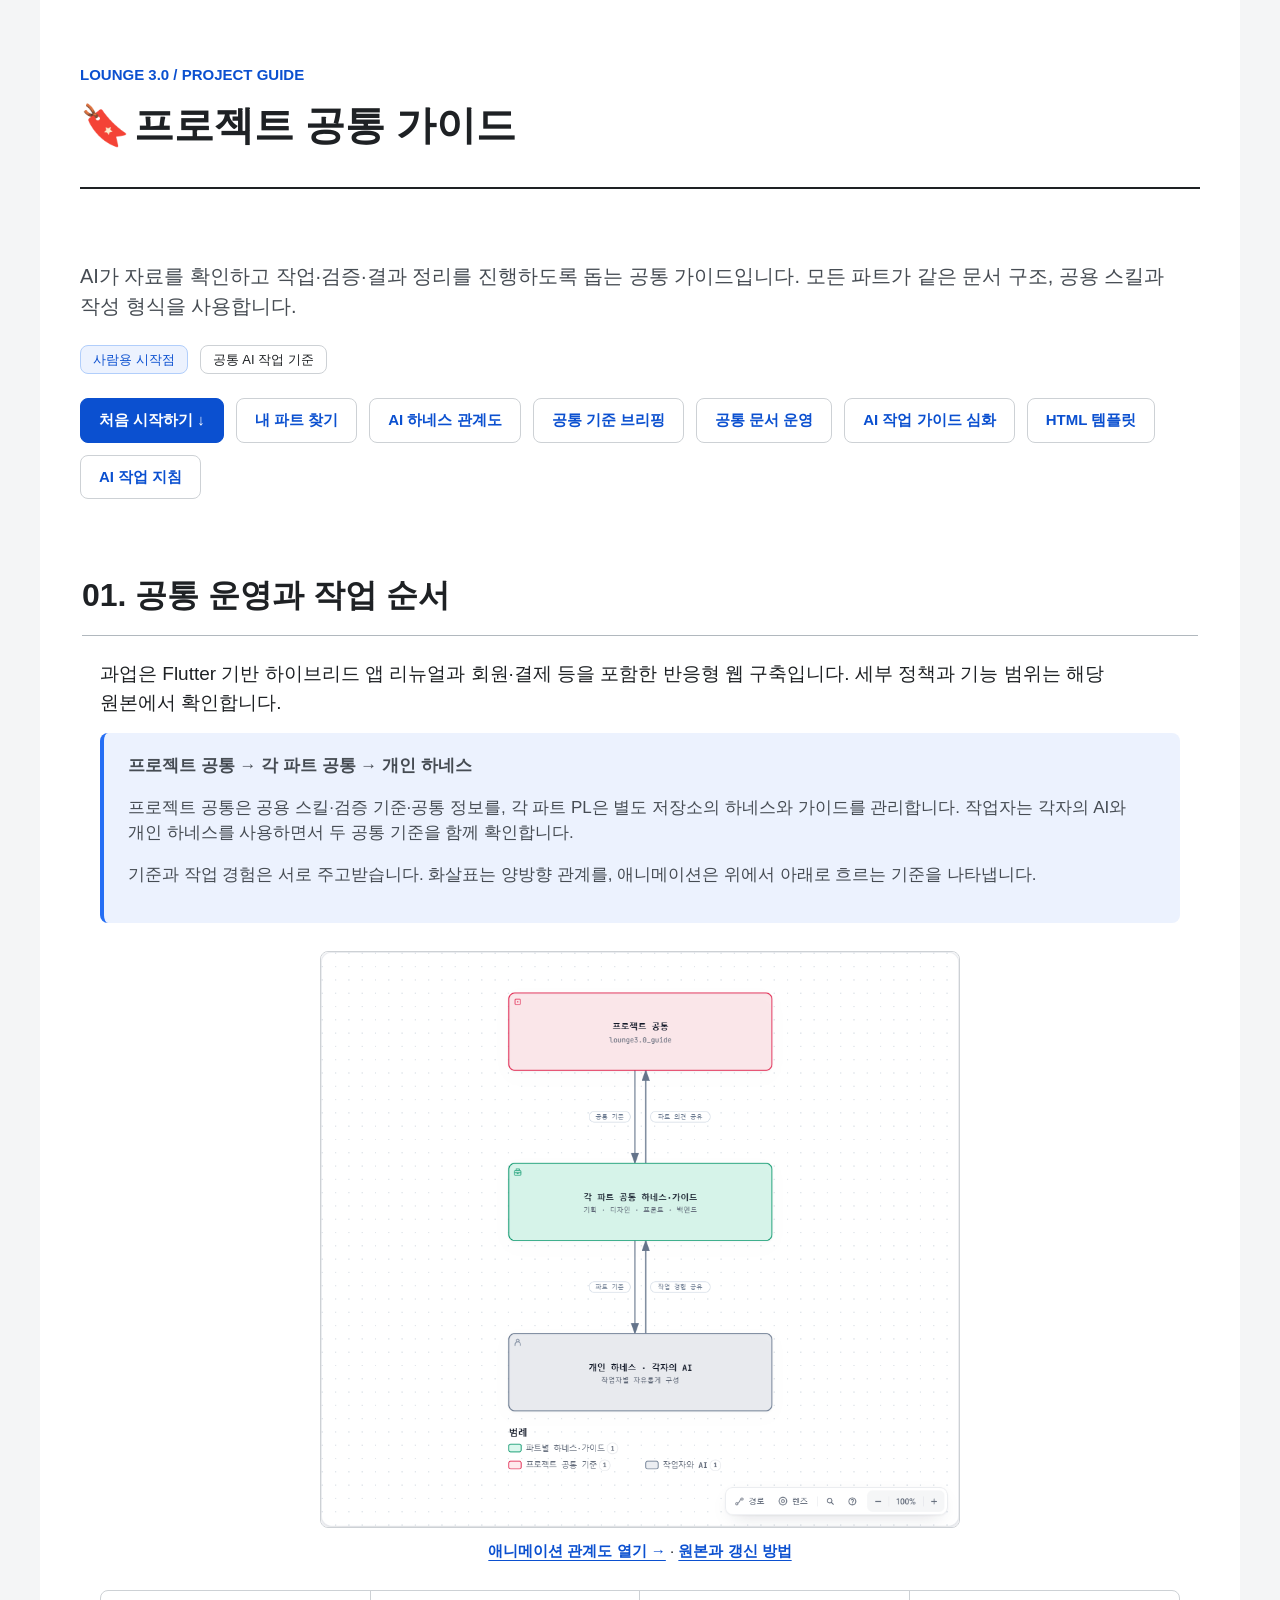
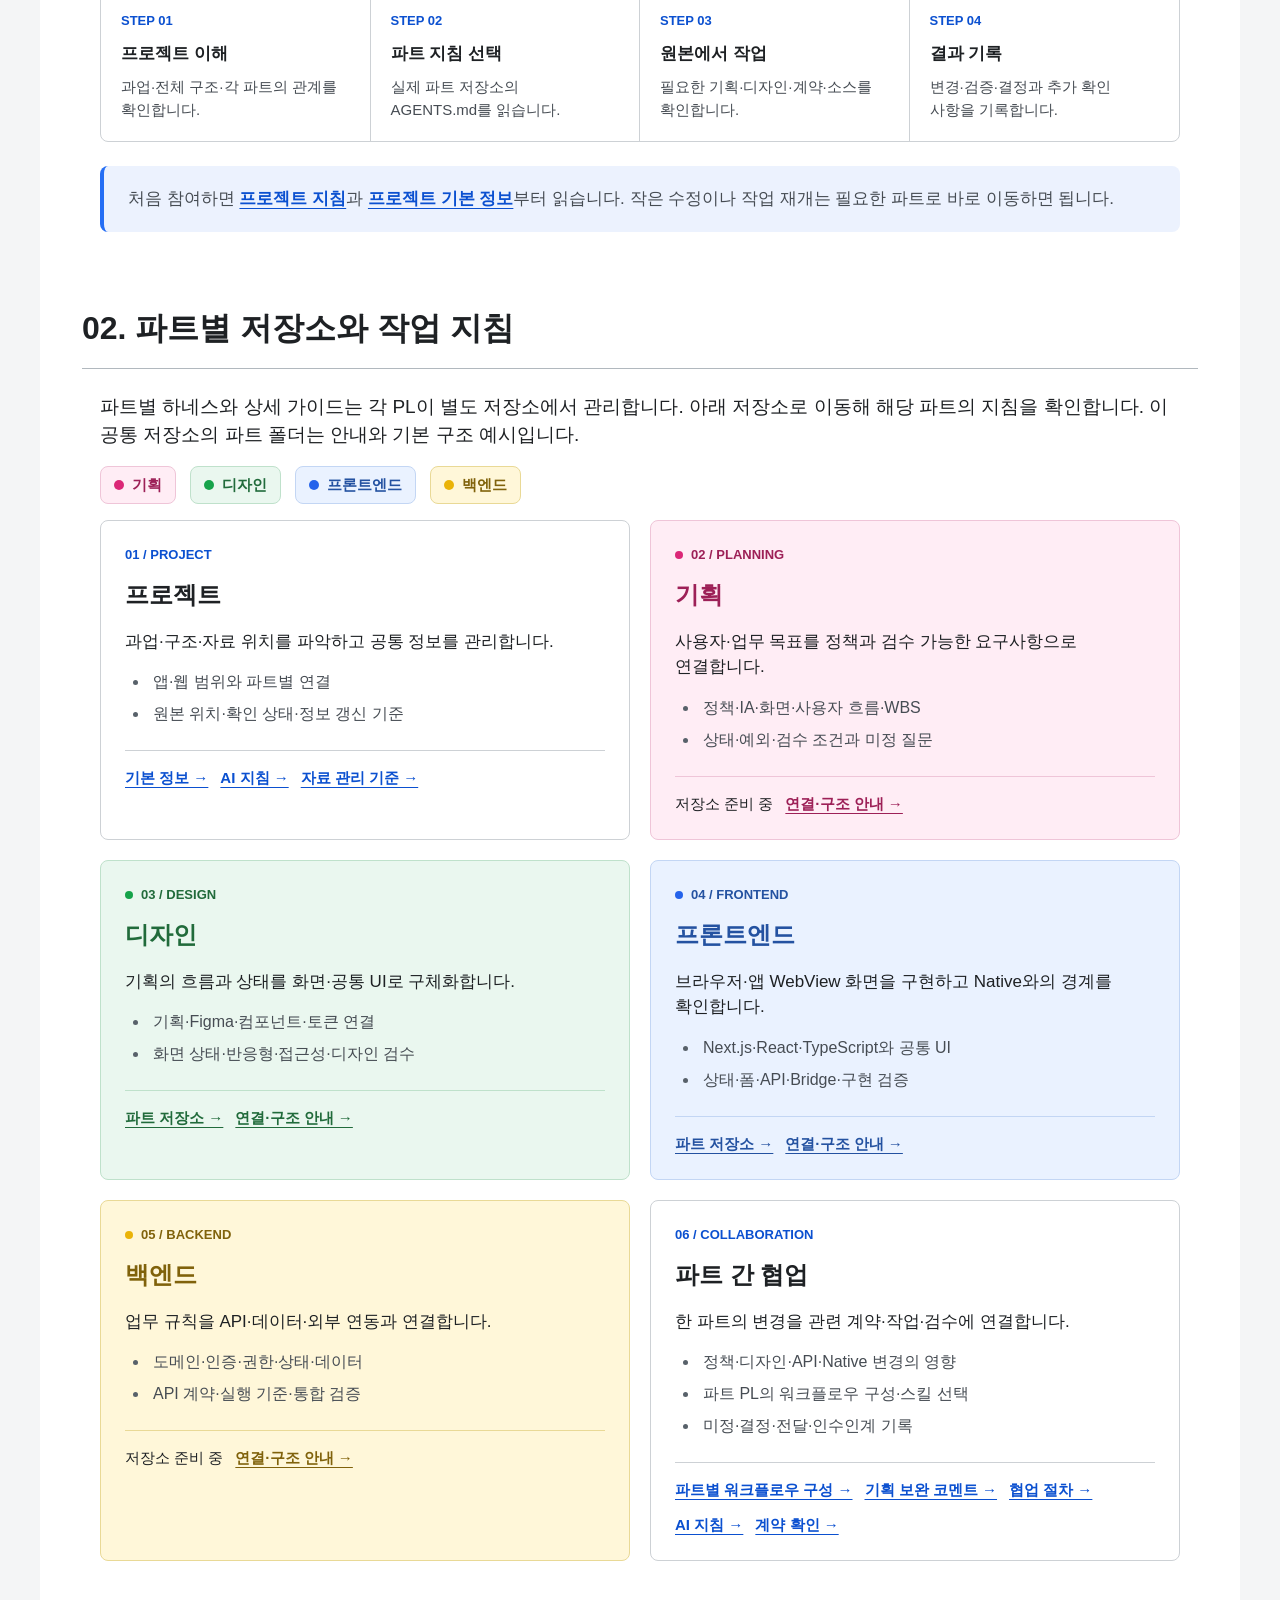
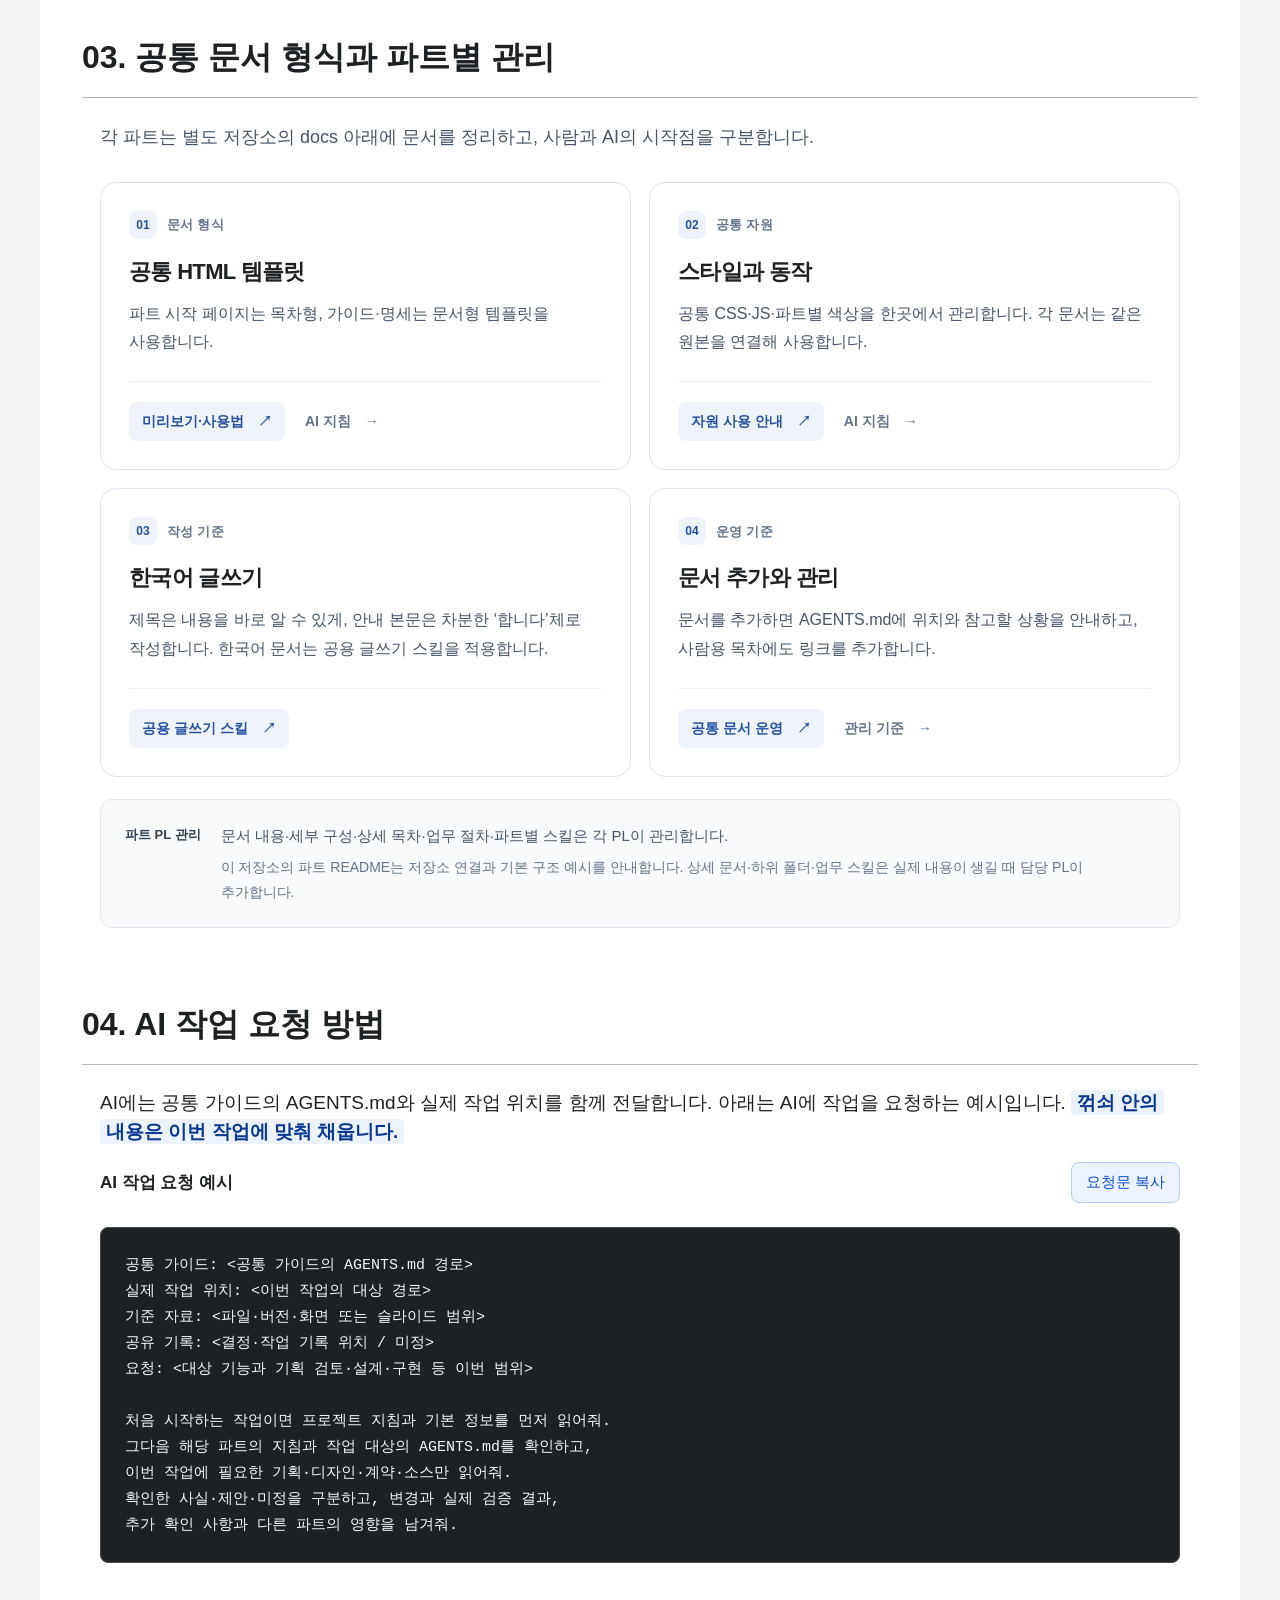
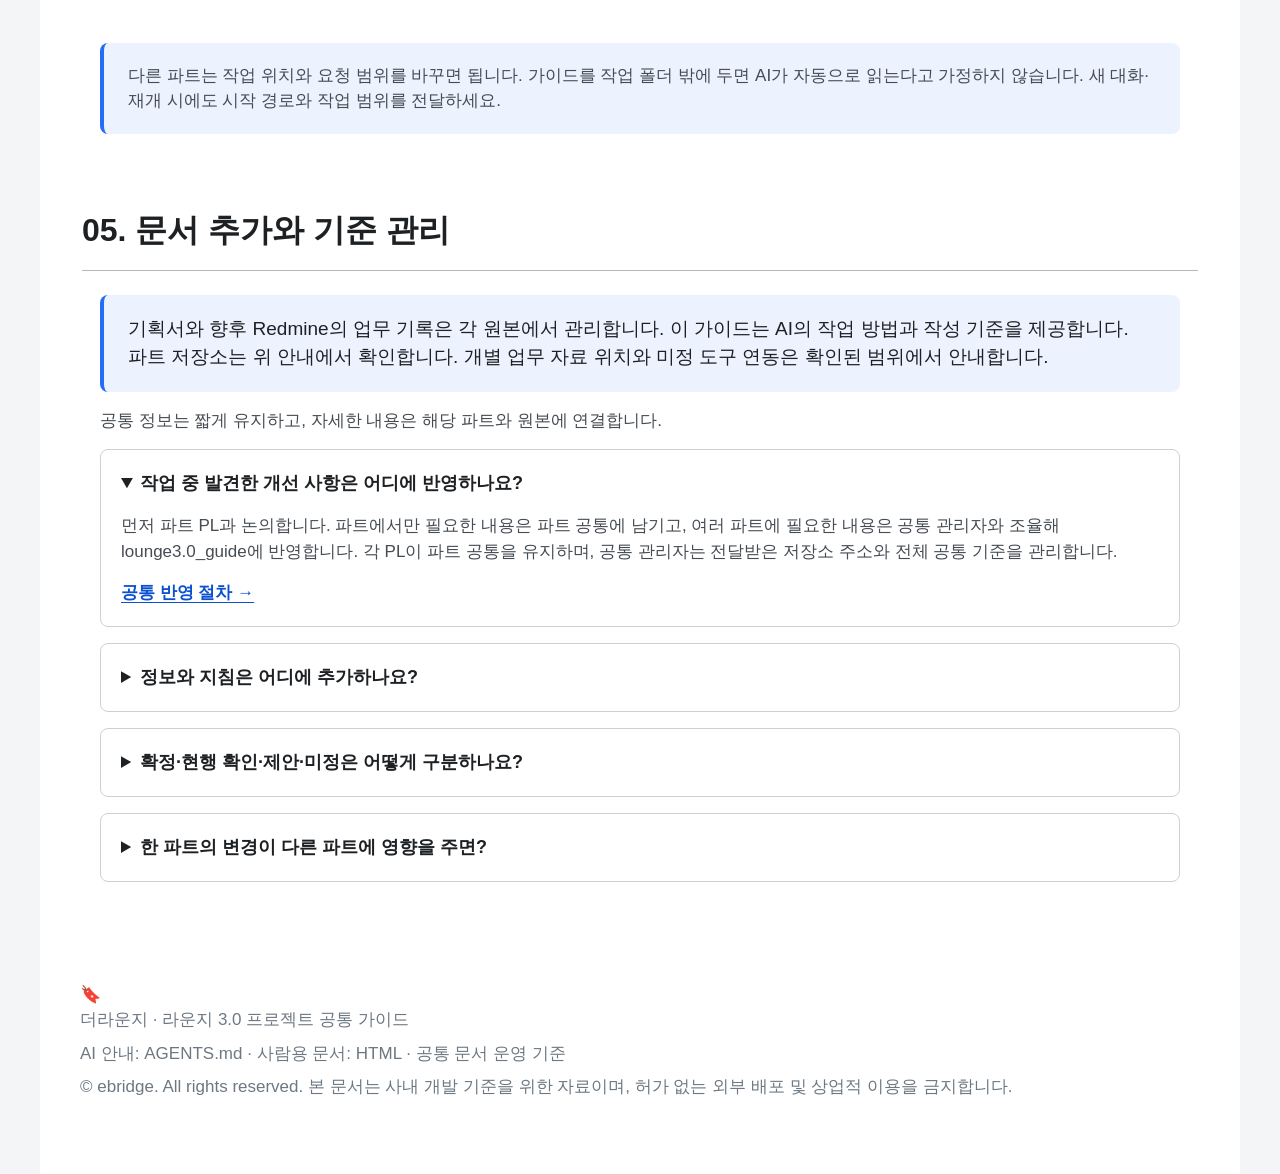
<file: index.html>
<!doctype html>
<html lang="ko">
<head>
<meta charset="utf-8">
<meta name="viewport" content="width=device-width, initial-scale=1">
<meta name="color-scheme" content="light">
<title>더라운지 · 프로젝트 공통 가이드</title>
<link rel="stylesheet" href="assets/style/presentation-theme.css">
<link rel="stylesheet" href="assets/style/part-colors.css">
<link rel="stylesheet" href="assets/style/project-guide.css">
</head>
<body>
<a class="skip" href="#content">본문으로 이동</a>
<main id="content">
<header>
<div class="type">LOUNGE 3.0 / PROJECT GUIDE</div>
<h1>프로젝트 공통 가이드</h1>
<p class="guide-lead">AI가 자료를 확인하고 작업·검증·결과 정리를 진행하도록 돕는 공통 가이드입니다. 모든 파트가 같은 문서 구조, 공용 스킬과 작성 형식을 사용합니다.</p>
<div class="meta"><span class="badge blue">사람용 시작점</span><span class="badge">공통 AI 작업 기준</span></div>
<div class="hero-links"><a class="button primary" href="#start">처음 시작하기 ↓</a><a class="button" href="#areas">내 파트 찾기</a><a class="button" href="diagrams/ai-harness.html">AI 하네스 관계도</a><a class="button" href="presentation.html">공통 기준 브리핑</a><a class="button" href="project/documentation.html">공통 문서 운영</a><a class="button" href="project/ai-context.html">AI 작업 가이드 심화</a><a class="button" href="templates/index.html">HTML 템플릿</a><a class="button" href="AGENTS.md">AI 작업 지침</a></div>
</header>

<section id="start" aria-labelledby="start-title">
<h2 id="start-title">01. 공통 운영과 작업 순서</h2>
<p class="intro">과업은 Flutter 기반 하이브리드 앱 리뉴얼과 회원·결제 등을 포함한 반응형 웹 구축입니다. 세부 정책과 기능 범위는 해당 원본에서 확인합니다.</p>
<div class="note"><p><strong>프로젝트 공통 → 각 파트 공통 → 개인 하네스</strong></p><p>프로젝트 공통은 공용 스킬·검증 기준·공통 정보를, 각 파트 PL은 별도 저장소의 하네스와 가이드를 관리합니다. 작업자는 각자의 AI와 개인 하네스를 사용하면서 두 공통 기준을 함께 확인합니다.</p><p>기준과 작업 경험은 서로 주고받습니다. 화살표는 양방향 관계를, 애니메이션은 위에서 아래로 흐르는 기준을 나타냅니다.</p></div>
<figure class="harness-preview"><a href="diagrams/ai-harness.html"><img src="assets/images/ai-harness-preview.png" width="960" height="864" alt="프로젝트 공통, PL이 관리하는 파트 공통, 개인 하네스가 위에서 아래로 배치되고 서로 양방향으로 연결됩니다."></a><figcaption><a href="diagrams/ai-harness.html">애니메이션 관계도 열기 →</a> · <a href="diagrams/README.md">원본과 갱신 방법</a></figcaption></figure>
<ol class="flow">
<li><span class="step-number">STEP 01</span><strong>프로젝트 이해</strong><p>과업·전체 구조·각 파트의 관계를 확인합니다.</p></li>
<li><span class="step-number">STEP 02</span><strong>파트 지침 선택</strong><p>실제 파트 저장소의 AGENTS.md를 읽습니다.</p></li>
<li><span class="step-number">STEP 03</span><strong>원본에서 작업</strong><p>필요한 기획·디자인·계약·소스를 확인합니다.</p></li>
<li><span class="step-number">STEP 04</span><strong>결과 기록</strong><p>변경·검증·결정과 추가 확인 사항을 기록합니다.</p></li>
</ol>
<p class="note">처음 참여하면 <a href="project/AGENTS.md">프로젝트 지침</a>과 <a href="project/README.md">프로젝트 기본 정보</a>부터 읽습니다. 작은 수정이나 작업 재개는 필요한 파트로 바로 이동하면 됩니다.</p>
</section>

<section id="areas" aria-labelledby="areas-title">
<h2 id="areas-title">02. 파트별 저장소와 작업 지침</h2>
<p class="intro">파트별 하네스와 상세 가이드는 각 PL이 별도 저장소에서 관리합니다. 아래 저장소로 이동해 해당 파트의 지침을 확인합니다. 이 공통 저장소의 파트 폴더는 안내와 기본 구조 예시입니다.</p>
<ul class="part-legend" aria-label="파트 구분">
<li data-part="planning"><span class="part-dot" aria-hidden="true"></span>기획</li>
<li data-part="design"><span class="part-dot" aria-hidden="true"></span>디자인</li>
<li data-part="frontend"><span class="part-dot" aria-hidden="true"></span>프론트엔드</li>
<li data-part="backend"><span class="part-dot" aria-hidden="true"></span>백엔드</li>
</ul>
<div class="cards">
<article class="card"><div class="label">01 / PROJECT</div><h3>프로젝트</h3><p>과업·구조·자료 위치를 파악하고 공통 정보를 관리합니다.</p><ul><li>앱·웹 범위와 파트별 연결</li><li>원본 위치·확인 상태·정보 갱신 기준</li></ul><div class="card-links"><a href="project/README.md">기본 정보 →</a><a href="project/AGENTS.md">AI 지침 →</a><a href="project/sources.md">자료 관리 기준 →</a></div></article>
<article class="card" data-part="planning"><div class="label">02 / PLANNING</div><h3>기획</h3><p>사용자·업무 목표를 정책과 검수 가능한 요구사항으로 연결합니다.</p><ul><li>정책·IA·화면·사용자 흐름·WBS</li><li>상태·예외·검수 조건과 미정 질문</li></ul><div class="card-links"><span>저장소 준비 중</span><a href="planning/README.md">연결·구조 안내 →</a></div></article>
<article class="card" data-part="design"><div class="label">03 / DESIGN</div><h3>디자인</h3><p>기획의 흐름과 상태를 화면·공통 UI로 구체화합니다.</p><ul><li>기획·Figma·컴포넌트·토큰 연결</li><li>화면 상태·반응형·접근성·디자인 검수</li></ul><div class="card-links"><a href="https://github.com/leemunhyoung/TLDS3.0">파트 저장소 →</a><a href="design/README.md">연결·구조 안내 →</a></div></article>
<article class="card" data-part="frontend"><div class="label">04 / FRONTEND</div><h3>프론트엔드</h3><p>브라우저·앱 WebView 화면을 구현하고 Native와의 경계를 확인합니다.</p><ul><li>Next.js·React·TypeScript와 공통 UI</li><li>상태·폼·API·Bridge·구현 검증</li></ul><div class="card-links"><a href="https://github.com/minsukong/lounge-docs">파트 저장소 →</a><a href="frontend/README.md">연결·구조 안내 →</a></div></article>
<article class="card" data-part="backend"><div class="label">05 / BACKEND</div><h3>백엔드</h3><p>업무 규칙을 API·데이터·외부 연동과 연결합니다.</p><ul><li>도메인·인증·권한·상태·데이터</li><li>API 계약·실행 기준·통합 검증</li></ul><div class="card-links"><span>저장소 준비 중</span><a href="backend/README.md">연결·구조 안내 →</a></div></article>
<article class="card"><div class="label">06 / COLLABORATION</div><h3>파트 간 협업</h3><p>한 파트의 변경을 관련 계약·작업·검수에 연결합니다.</p><ul><li>정책·디자인·API·Native 변경의 영향</li><li>파트 PL의 워크플로우 구성·스킬 선택</li><li>미정·결정·전달·인수인계 기록</li></ul><div class="card-links"><a href="collaboration/workflow.html">파트별 워크플로우 구성 →</a><a href="collaboration/planning-comments.html">기획 보완 코멘트 →</a><a href="collaboration/README.md">협업 절차 →</a><a href="collaboration/AGENTS.md">AI 지침 →</a><a href="collaboration/contracts.md">계약 확인 →</a></div></article>
</div>
</section>

<section id="authoring" aria-labelledby="authoring-title">
<h2 id="authoring-title">03. 공통 문서 형식과 파트별 관리</h2>
<p class="authoring-intro">각 파트는 별도 저장소의 docs 아래에 문서를 정리하고, 사람과 AI의 시작점을 구분합니다.</p>
<div class="authoring-grid">
<article class="authoring-card">
<div class="authoring-category"><span aria-hidden="true">01</span> 문서 형식</div>
<h3>공통 HTML 템플릿</h3>
<p>파트 시작 페이지는 목차형, 가이드·명세는 문서형 템플릿을 사용합니다.</p>
<div class="authoring-actions"><a class="authoring-primary" href="templates/index.html">미리보기·사용법 <span aria-hidden="true">↗</span></a><a class="authoring-secondary" href="templates/AGENTS.md">AI 지침 <span aria-hidden="true">→</span></a></div>
</article>
<article class="authoring-card">
<div class="authoring-category"><span aria-hidden="true">02</span> 공통 자원</div>
<h3>스타일과 동작</h3>
<p>공통 CSS·JS·파트별 색상을 한곳에서 관리합니다. 각 문서는 같은 원본을 연결해 사용합니다.</p>
<div class="authoring-actions"><a class="authoring-primary" href="project/assets.md">자원 사용 안내 <span aria-hidden="true">↗</span></a><a class="authoring-secondary" href="project/AGENTS.md#공통-문서-자원-변경">AI 지침 <span aria-hidden="true">→</span></a></div>
</article>
<article class="authoring-card">
<div class="authoring-category"><span aria-hidden="true">03</span> 작성 기준</div>
<h3>한국어 글쓰기</h3>
<p>제목은 내용을 바로 알 수 있게, 안내 본문은 차분한 ‘합니다’체로 작성합니다. 한국어 문서는 공용 글쓰기 스킬을 적용합니다.</p>
<div class="authoring-actions"><a class="authoring-primary" href="skills/guides/korean-work-writing/SKILL.md">공용 글쓰기 스킬 <span aria-hidden="true">↗</span></a></div>
</article>
<article class="authoring-card">
<div class="authoring-category"><span aria-hidden="true">04</span> 운영 기준</div>
<h3>문서 추가와 관리</h3>
<p>문서를 추가하면 AGENTS.md에 위치와 참고할 상황을 안내하고, 사람용 목차에도 링크를 추가합니다.</p>
<div class="authoring-actions"><a class="authoring-primary" href="project/documentation.html">공통 문서 운영 <span aria-hidden="true">↗</span></a><a class="authoring-secondary" href="project/maintenance.md">관리 기준 <span aria-hidden="true">→</span></a></div>
</article>
</div>
<div class="authoring-owner"><span class="authoring-owner-label">파트 PL 관리</span><div><p>문서 내용·세부 구성·상세 목차·업무 절차·파트별 스킬은 각 PL이 관리합니다.</p><p>이 저장소의 파트 README는 저장소 연결과 기본 구조 예시를 안내합니다. 상세 문서·하위 폴더·업무 스킬은 실제 내용이 생길 때 담당 PL이 추가합니다.</p></div></div>
</section>

<section id="request" aria-labelledby="request-title">
<h2 id="request-title">04. AI 작업 요청 방법</h2>
<p class="intro">AI에는 공통 가이드의 AGENTS.md와 실제 작업 위치를 함께 전달합니다. 아래는 AI에 작업을 요청하는 예시입니다. <strong class="fill-in-hint">꺾쇠 안의 내용은 이번 작업에 맞춰 채웁니다.</strong></p>
<div class="request"><div class="request-bar"><strong>AI 작업 요청 예시</strong><button type="button" id="copy-button">요청문 복사</button></div>
<pre id="request-text"><code data-language="text">공통 가이드: &lt;공통 가이드의 AGENTS.md 경로&gt;
실제 작업 위치: &lt;이번 작업의 대상 경로&gt;
기준 자료: &lt;파일·버전·화면 또는 슬라이드 범위&gt;
공유 기록: &lt;결정·작업 기록 위치 / 미정&gt;
요청: &lt;대상 기능과 기획 검토·설계·구현 등 이번 범위&gt;

처음 시작하는 작업이면 프로젝트 지침과 기본 정보를 먼저 읽어줘.
그다음 해당 파트의 지침과 작업 대상의 AGENTS.md를 확인하고,
이번 작업에 필요한 기획·디자인·계약·소스만 읽어줘.
확인한 사실·제안·미정을 구분하고, 변경과 실제 검증 결과,
추가 확인 사항과 다른 파트의 영향을 남겨줘.</code></pre></div>
<p id="copy-status" role="status" aria-live="polite"></p>
<p class="note">다른 파트는 작업 위치와 요청 범위를 바꾸면 됩니다. 가이드를 작업 폴더 밖에 두면 AI가 자동으로 읽는다고 가정하지 않습니다. 새 대화·재개 시에도 시작 경로와 작업 범위를 전달하세요.</p>
</section>

<section id="manage" aria-labelledby="manage-title">
<h2 id="manage-title">05. 문서 추가와 기준 관리</h2>
<p class="note">기획서와 향후 Redmine의 업무 기록은 각 원본에서 관리합니다. 이 가이드는 AI의 작업 방법과 작성 기준을 제공합니다. 파트 저장소는 위 안내에서 확인합니다. 개별 업무 자료 위치와 미정 도구 연동은 확인된 범위에서 안내합니다.</p>
<p class="intro">공통 정보는 짧게 유지하고, 자세한 내용은 해당 파트와 원본에 연결합니다.</p>
<details open><summary>작업 중 발견한 개선 사항은 어디에 반영하나요?</summary><p>먼저 파트 PL과 논의합니다. 파트에서만 필요한 내용은 파트 공통에 남기고, 여러 파트에 필요한 내용은 공통 관리자와 조율해 lounge3.0_guide에 반영합니다. 각 PL이 파트 공통을 유지하며, 공통 관리자는 전달받은 저장소 주소와 전체 공통 기준을 관리합니다.</p><p><a href="project/maintenance.md#공통-기준의-반영-절차">공통 반영 절차 →</a></p></details>
<details><summary>정보와 지침은 어디에 추가하나요?</summary><p>루트 AGENTS.md에는 시작 경로와 최소 규칙을, 파트 AGENTS.md에는 자료 선택과 작업 지침을 둡니다. 파트별 내용과 구성은 담당 PL이 관리합니다. 사람용 HTML은 공통 템플릿을 사용하고, 실제 문서가 생기면 파트 AGENTS.md와 사람용 목차에서 연결합니다.</p><p><a href="project/maintenance.md">문서 관리 기준 →</a></p></details>
<details><summary>확정·현행 확인·제안·미정은 어떻게 구분하나요?</summary><p>승인된 목표 기준, 실제 확인한 구현, 검토할 제안, 아직 결정·확인하지 못한 항목을 나눕니다. 결정 확정과 구현·검증 완료도 따로 기록합니다.</p><p><a href="collaboration/decisions.md">미정·충돌·결정 관리 →</a></p></details>
<details><summary>한 파트의 변경이 다른 파트에 영향을 주면?</summary><p>정책·화면·API·데이터·Native·일정·검수 중 관련된 영향을 확인하고, 근거와 필요한 판단을 전달합니다. 기존 팀 기록 위치가 있으면 그곳을 원본으로 사용합니다.</p><p><a href="collaboration/workflow.html">파트별 워크플로우 구성 →</a><a href="collaboration/planning-comments.html">기획 보완 코멘트 →</a><a href="collaboration/README.md">협업 절차 →</a> &nbsp; <a href="collaboration/templates.md">기록·인수인계 양식 →</a></p></details>

</section>
<footer><span>더라운지 · 라운지 3.0 프로젝트 공통 가이드</span><span>AI 안내: AGENTS.md · 사람용 문서: HTML · 공통 문서 운영 기준</span></footer>
</main>
<script src="assets/js/common.js" defer></script>
<script src="assets/js/project-guide.js" defer></script>
</body>
</html>
</file>
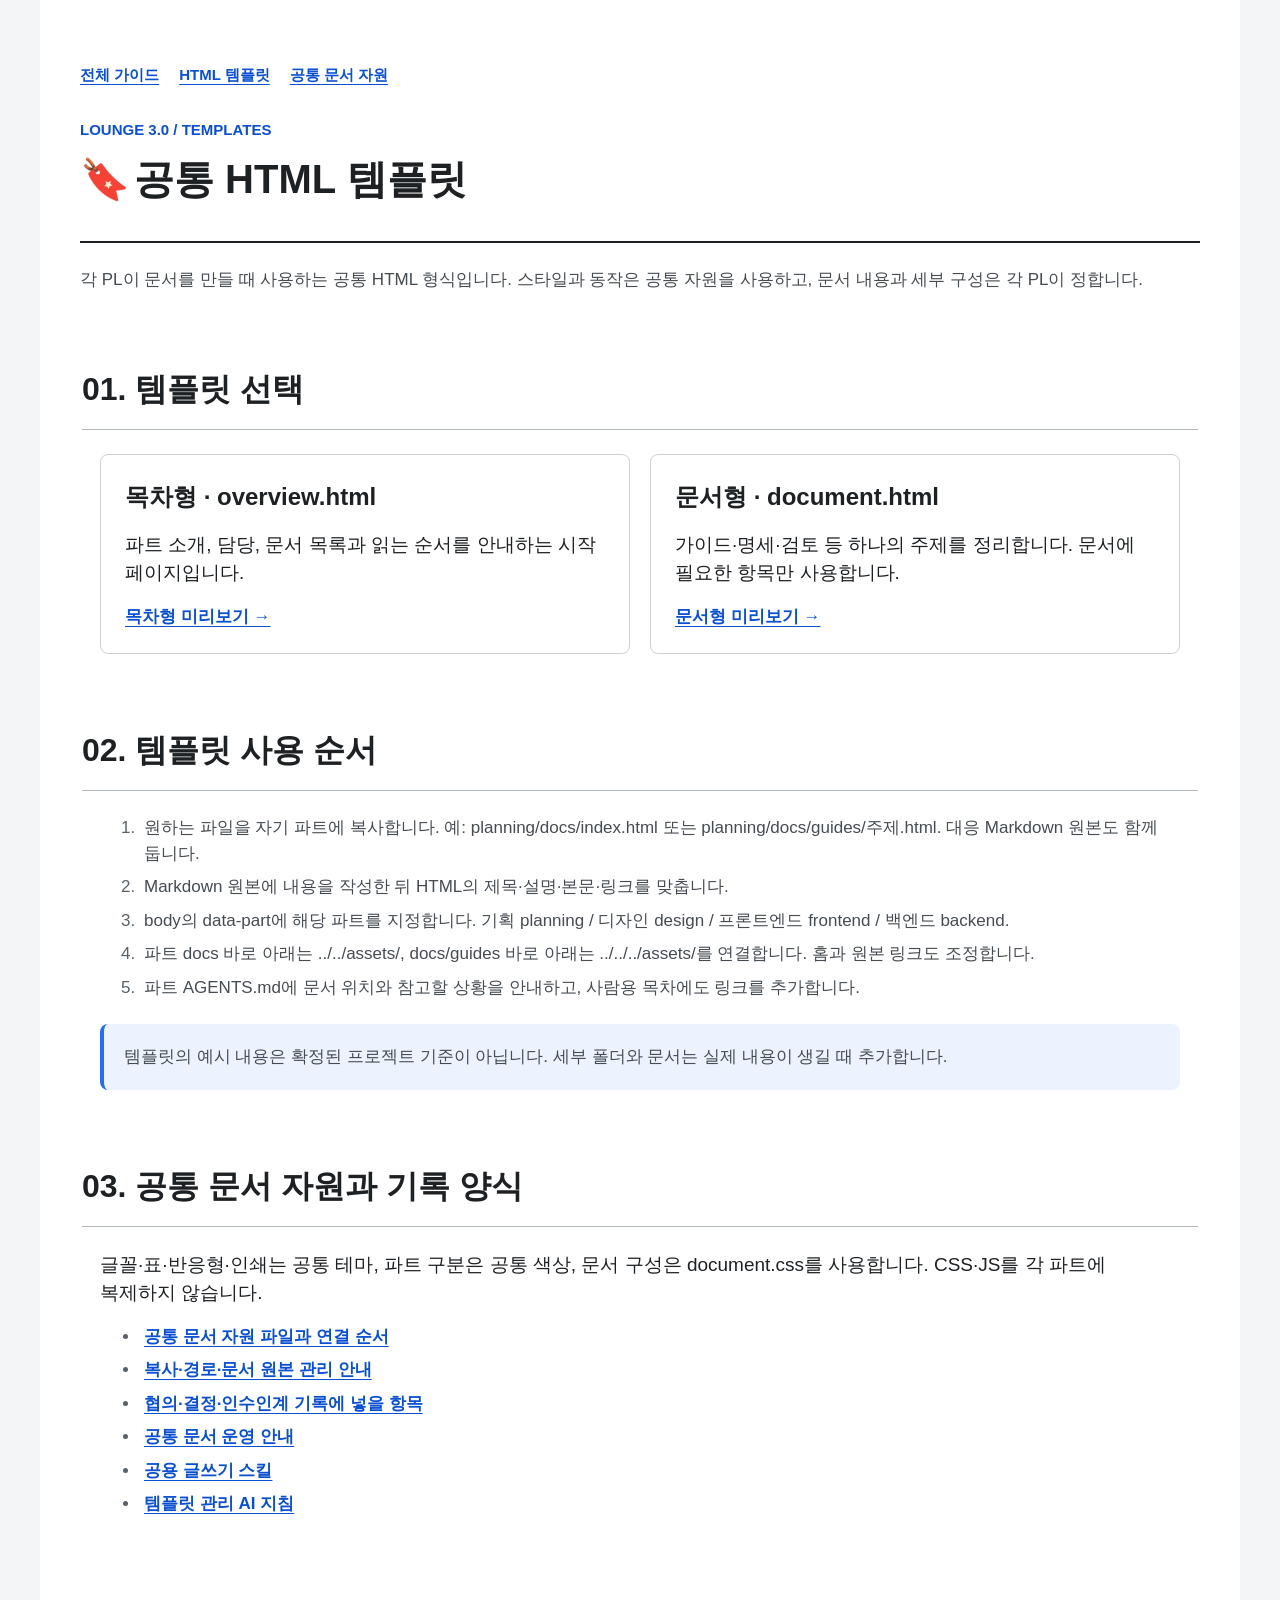
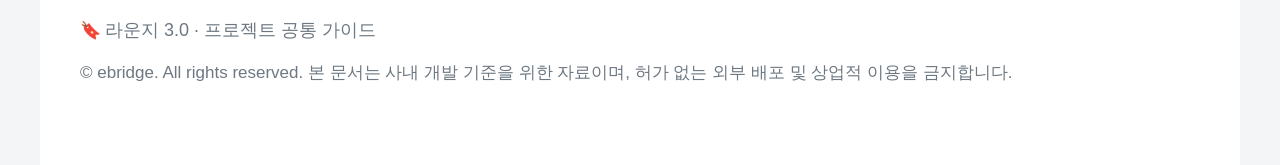
<file: templates/index.html>
<!doctype html>
<html lang="ko">
<head>
<meta charset="utf-8">
<meta name="viewport" content="width=device-width, initial-scale=1">
<meta name="color-scheme" content="light">
<title>공통 HTML 템플릿 · 라운지 3.0</title>
<link rel="stylesheet" href="../assets/style/presentation-theme.css">
<link rel="stylesheet" href="../assets/style/part-colors.css">
<link rel="stylesheet" href="../assets/style/document.css">
</head>
<!-- 파트 문서는 body에 data-part="planning|design|frontend|backend" 중 하나를 지정한다. -->
<body>
<a class="skip" href="#content">본문으로 이동</a>
<nav class="doc-nav" aria-label="문서 탐색"><a href="../index.html">전체 가이드</a><a href="index.html">HTML 템플릿</a><a href="../project/assets.md">공통 문서 자원</a></nav>
<main id="content">
<header class="doc-header"><div class="type">LOUNGE 3.0 / TEMPLATES</div><h1>공통 HTML 템플릿</h1><p>각 PL이 문서를 만들 때 사용하는 공통 HTML 형식입니다. 스타일과 동작은 공통 자원을 사용하고, 문서 내용과 세부 구성은 각 PL이 정합니다.</p></header>
<section aria-labelledby="choose"><h2 id="choose">01. 템플릿 선택</h2><div class="doc-grid">
<article class="doc-card"><h3>목차형 · overview.html</h3><p>파트 소개, 담당, 문서 목록과 읽는 순서를 안내하는 시작 페이지입니다.</p><p><a href="overview.html">목차형 미리보기 →</a></p></article>
<article class="doc-card"><h3>문서형 · document.html</h3><p>가이드·명세·검토 등 하나의 주제를 정리합니다. 문서에 필요한 항목만 사용합니다.</p><p><a href="document.html">문서형 미리보기 →</a></p></article>
</div></section>
<section aria-labelledby="usage"><h2 id="usage">02. 템플릿 사용 순서</h2><ol><li>원하는 파일을 자기 파트에 복사합니다. 예: planning/docs/index.html 또는 planning/docs/guides/주제.html. 대응 Markdown 원본도 함께 둡니다.</li><li>Markdown 원본에 내용을 작성한 뒤 HTML의 제목·설명·본문·링크를 맞춥니다.</li><li>body의 data-part에 해당 파트를 지정합니다. 기획 planning / 디자인 design / 프론트엔드 frontend / 백엔드 backend.</li><li>파트 docs 바로 아래는 ../../assets/, docs/guides 바로 아래는 ../../../assets/를 연결합니다. 홈과 원본 링크도 조정합니다.</li><li>파트 AGENTS.md에 문서 위치와 참고할 상황을 안내하고, 사람용 목차에도 링크를 추가합니다.</li></ol><p class="doc-note">템플릿의 예시 내용은 확정된 프로젝트 기준이 아닙니다. 세부 폴더와 문서는 실제 내용이 생길 때 추가합니다.</p></section>
<section aria-labelledby="shared"><h2 id="shared">03. 공통 문서 자원과 기록 양식</h2><p>글꼴·표·반응형·인쇄는 공통 테마, 파트 구분은 공통 색상, 문서 구성은 document.css를 사용합니다. CSS·JS를 각 파트에 복제하지 않습니다.</p><ul><li><a href="../project/assets.md">공통 문서 자원 파일과 연결 순서</a></li><li><a href="README.md">복사·경로·문서 원본 관리 안내</a></li><li><a href="../collaboration/templates.md">협의·결정·인수인계 기록에 넣을 항목</a></li><li><a href="../project/documentation.html">공통 문서 운영 안내</a></li><li><a href="../skills/guides/korean-work-writing/SKILL.md">공용 글쓰기 스킬</a></li><li><a href="AGENTS.md">템플릿 관리 AI 지침</a></li></ul></section>
</main>
<footer><p>라운지 3.0 · 프로젝트 공통 가이드</p></footer>
<script src="../assets/js/common.js" defer></script>
</body>
</html>
</file>
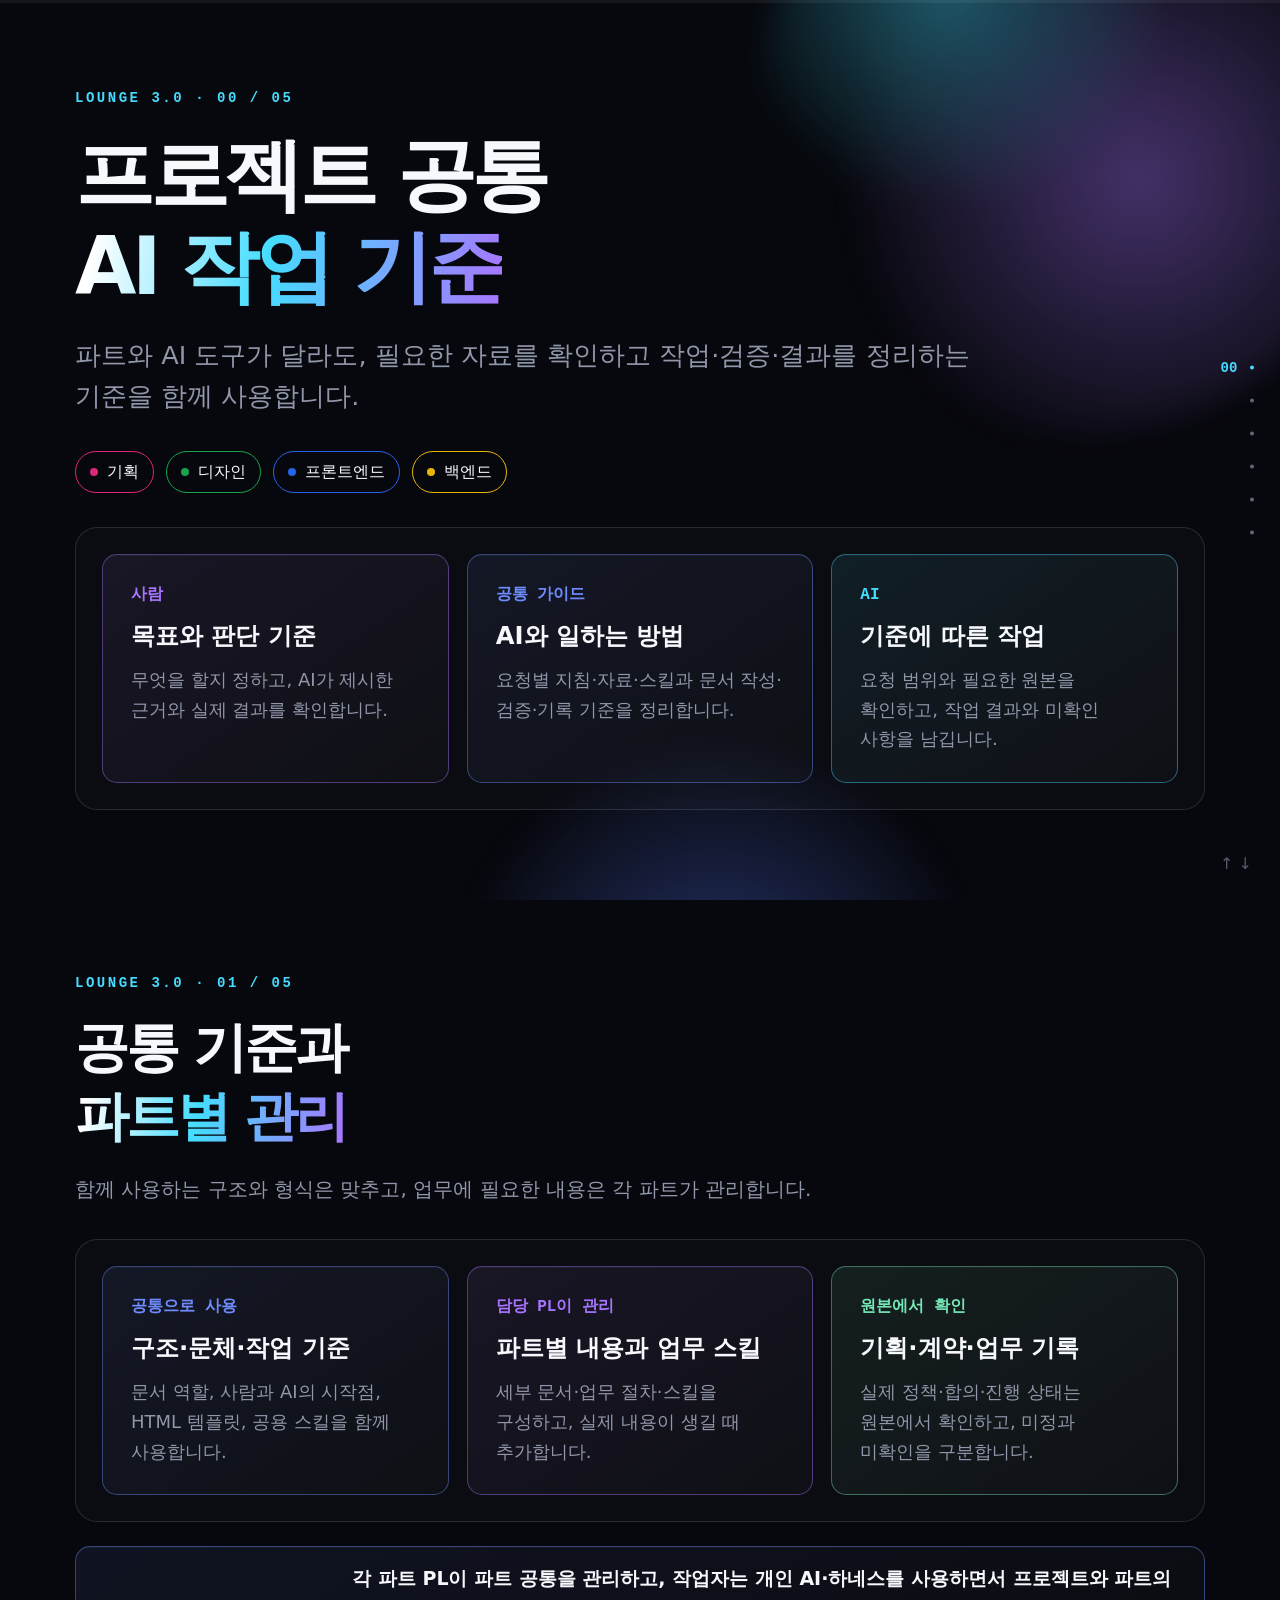
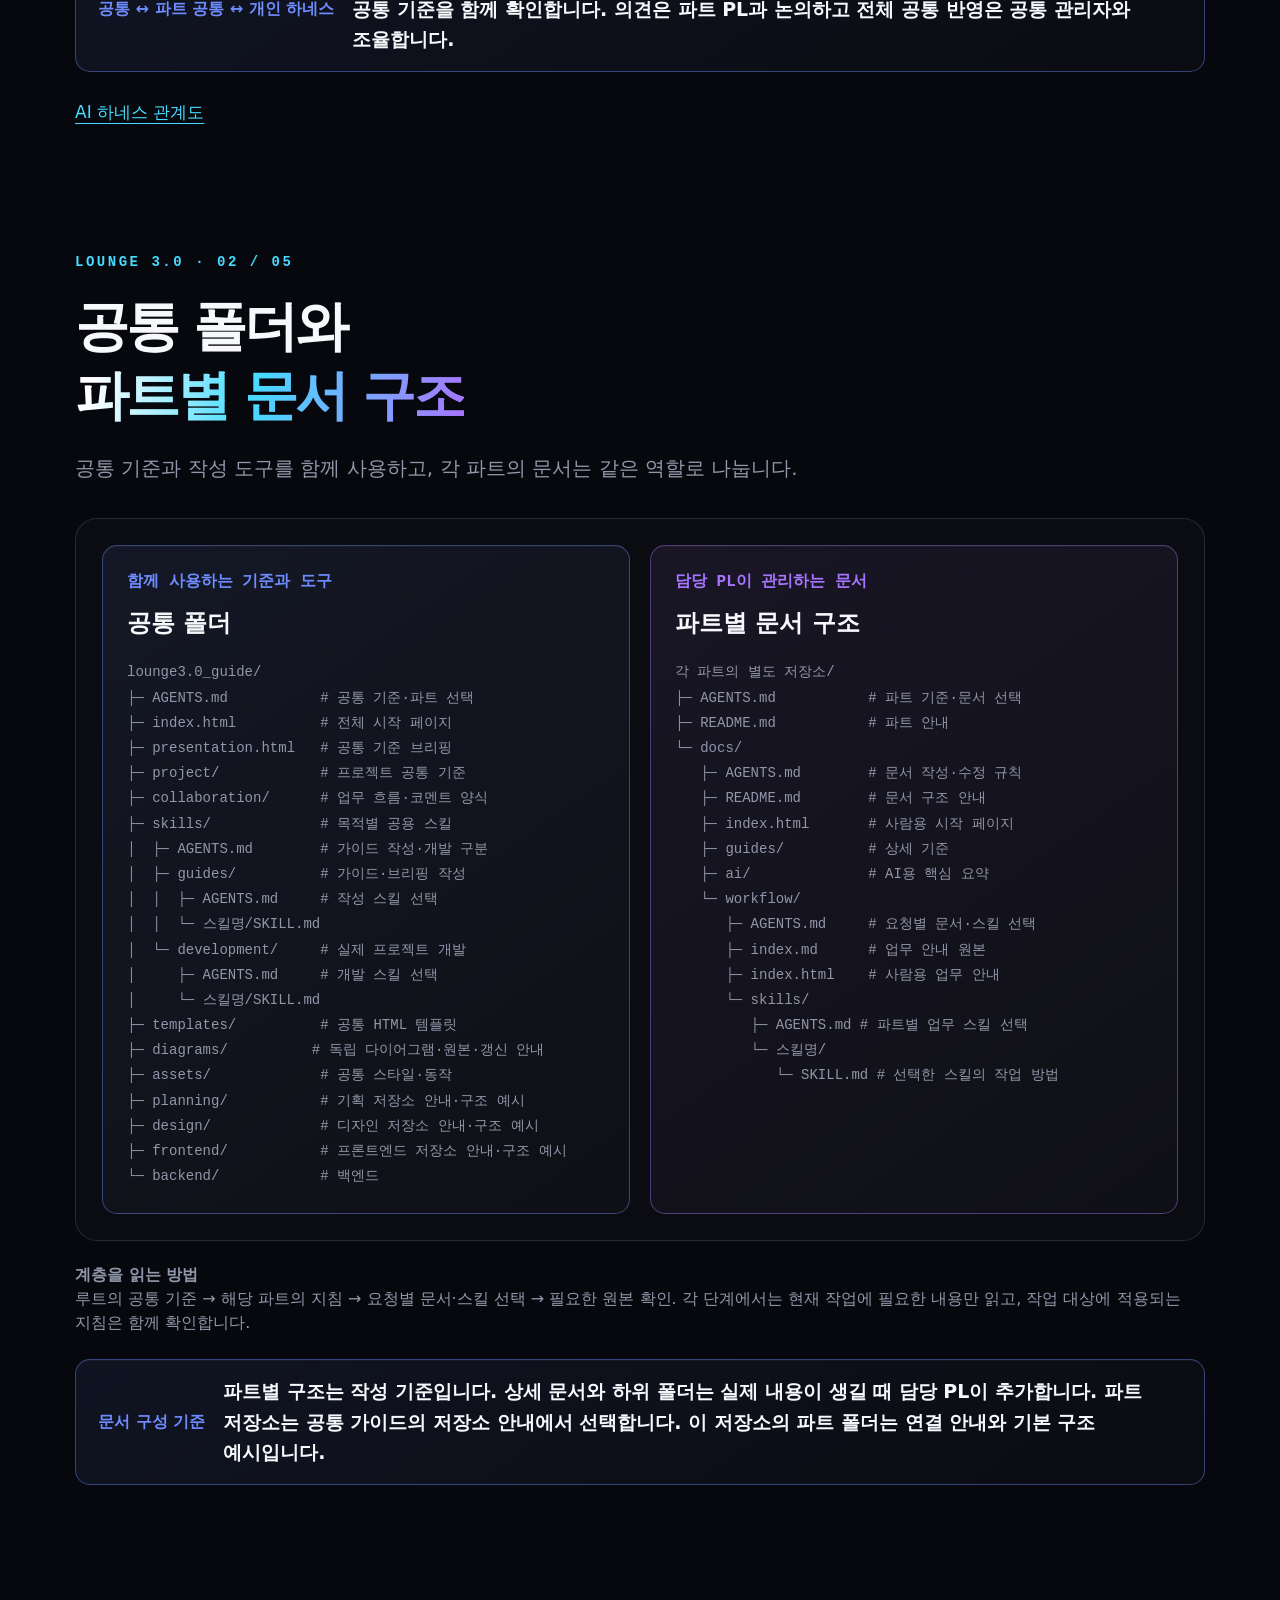
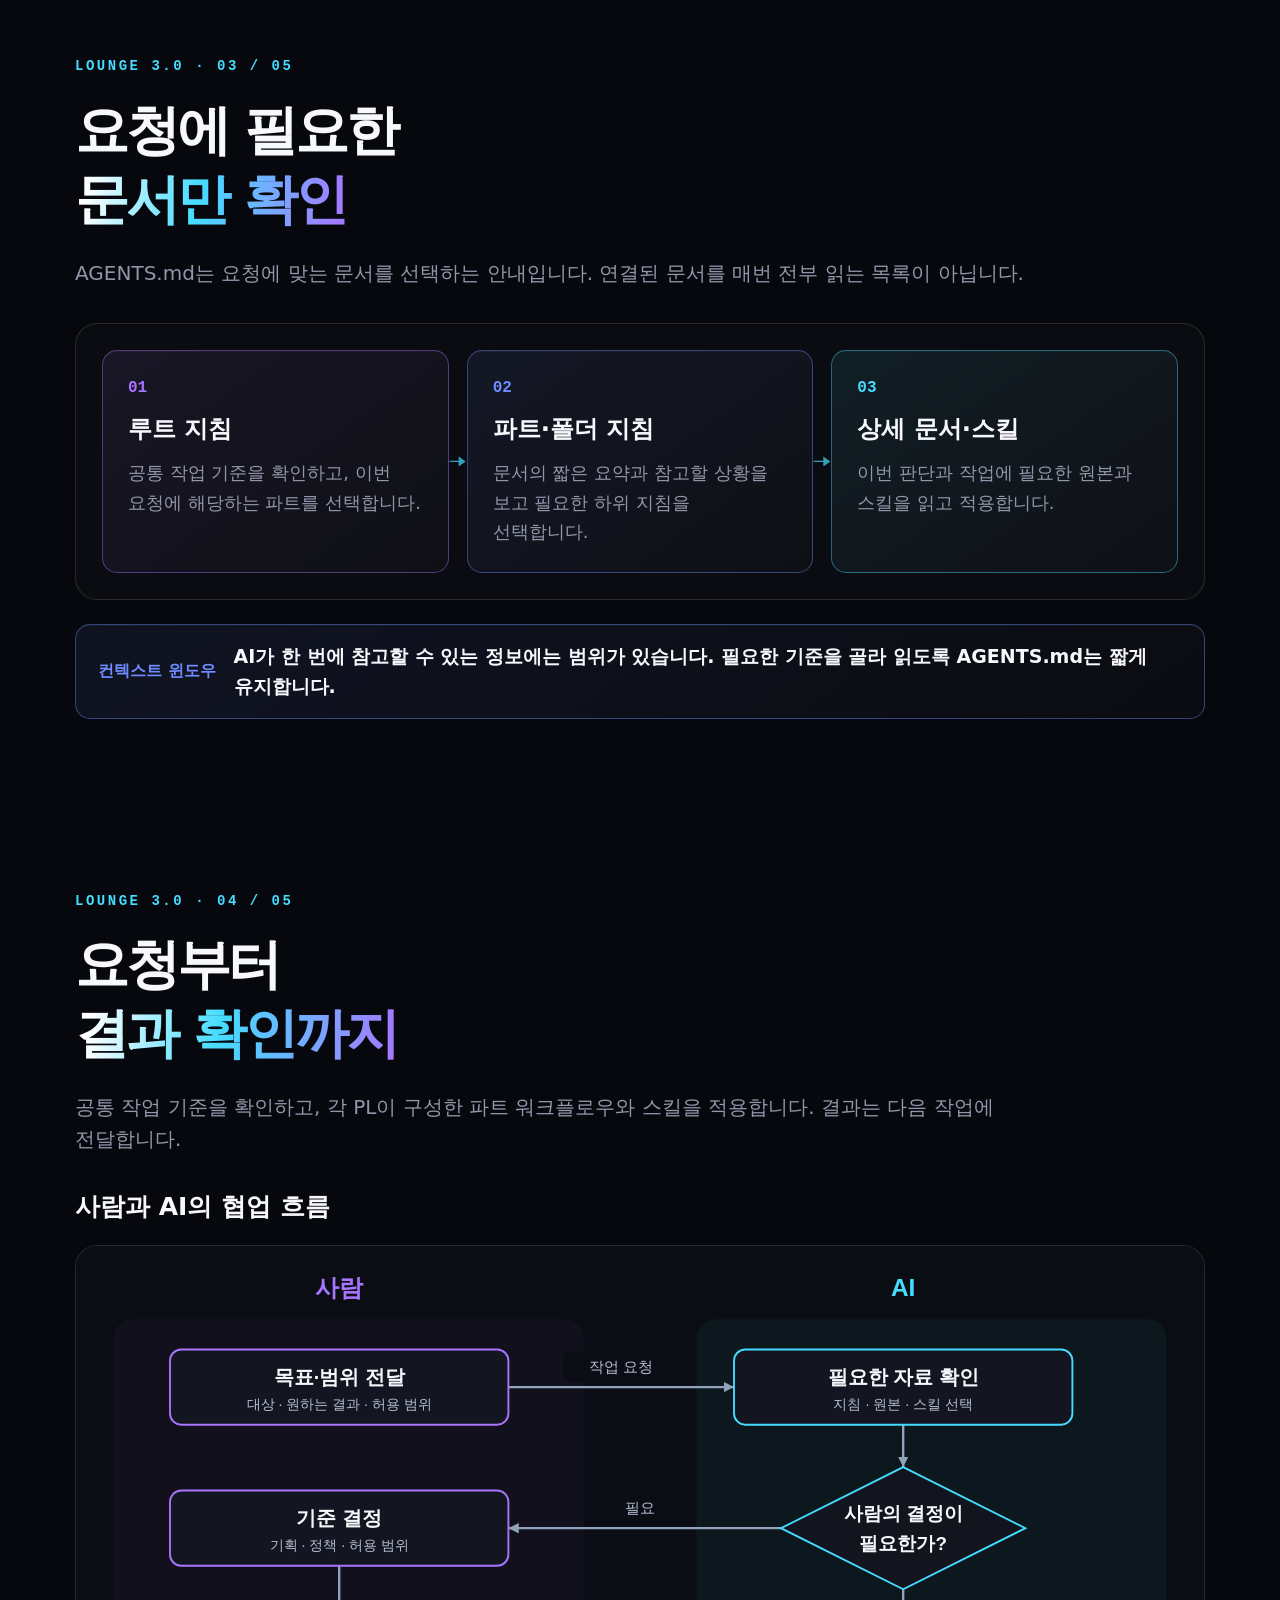
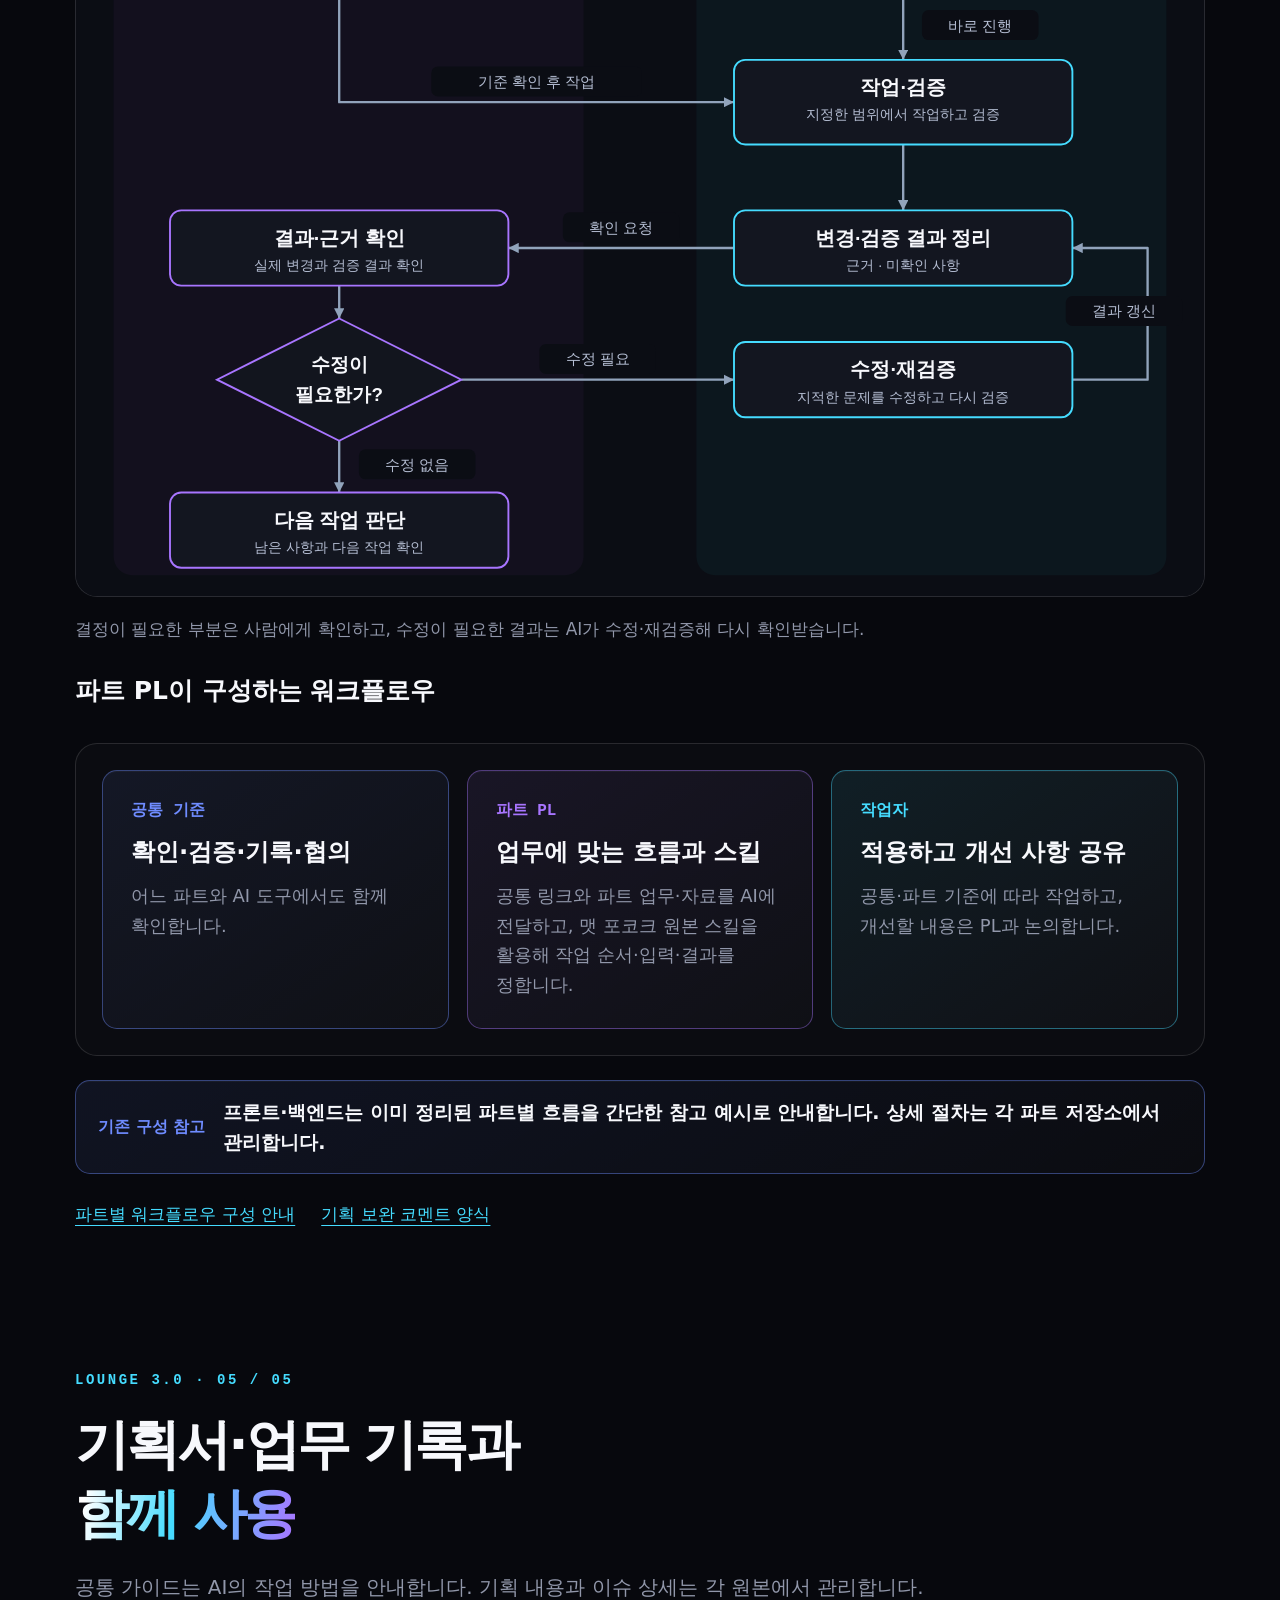
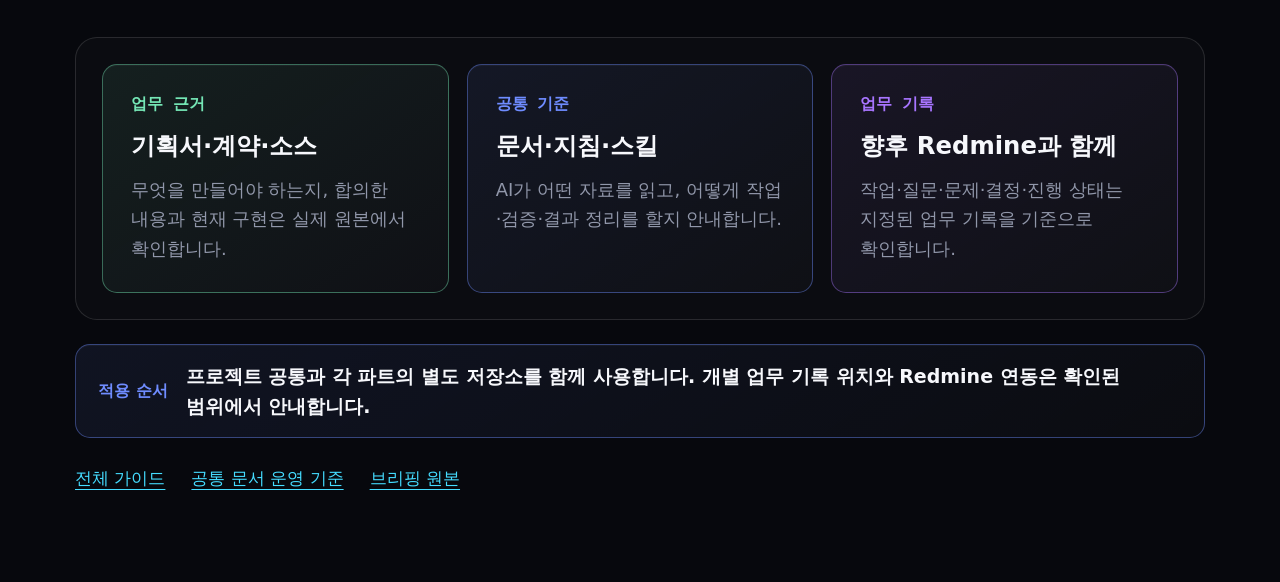
<file: presentation.html>
<!doctype html>
<html lang="ko">
<head>
<meta charset="utf-8">
<meta name="viewport" content="width=device-width, initial-scale=1">
<meta name="generator-skill" content="html-presentation-design-system">
<meta name="color-scheme" content="dark">
<title>프로젝트 공통 AI 작업 기준 · 브리핑</title>
<link rel="stylesheet" href="assets/style/briefing-presentation.css">
<link rel="stylesheet" href="assets/style/part-colors.css">
<link rel="stylesheet" href="presentation.css">
</head>
<body>
<a class="skip" href="#content">본문으로 이동</a>
<div class="scroll-progress" aria-hidden="true"><span></span></div>
<nav class="section-navigation" aria-label="발표 장면"><a href="#purpose" aria-label="만든 이유"><span>00</span></a><a href="#scope" aria-label="공통 기준과 PL의 역할"><span>01</span></a><a href="#structure" aria-label="문서 구조"><span>02</span></a><a href="#reading" aria-label="요청별 문서 선택"><span>03</span></a><a href="#workflow" aria-label="AI 작업과 결과 확인"><span>04</span></a><a href="#records" aria-label="기획서와 업무 기록"><span>05</span></a></nav>
<main id="content">
<section class="presentation-section intro-section" id="purpose" aria-labelledby="purpose-title">
<div class="orb orb-a" aria-hidden="true"></div><div class="orb orb-b" aria-hidden="true"></div>
<div class="presentation-content reveal-on-scroll"><div class="section-head"><div>
<p class="eyebrow">LOUNGE 3.0 · 00 / 05</p>
<h1 id="purpose-title">프로젝트 공통<br><em>AI 작업 기준</em></h1></div><p class="lead muted">파트와 AI 도구가 달라도, 필요한 자료를 확인하고 작업·검증·결과를 정리하는 기준을 함께 사용합니다.</p></div>
<div class="part-tags" aria-label="함께 사용하는 파트"><span class="part-tag" data-part="planning">기획</span><span class="part-tag" data-part="design">디자인</span><span class="part-tag" data-part="frontend">프론트엔드</span><span class="part-tag" data-part="backend">백엔드</span></div>
<div class="diagram-panel summary-grid">
<article class="flow-card card-surface tone-human"><b>사람</b><strong>목표와 판단 기준</strong><small>무엇을 할지 정하고, AI가 제시한 근거와 실제 결과를 확인합니다.</small></article>
<article class="flow-card card-surface tone-guide"><b>공통 가이드</b><strong>AI와 일하는 방법</strong><small>요청별 지침·자료·스킬과 문서 작성·검증·기록 기준을 정리합니다.</small></article>
<article class="flow-card card-surface tone-ai"><b>AI</b><strong>기준에 따른 작업</strong><small>요청 범위와 필요한 원본을 확인하고, 작업 결과와 미확인 사항을 남깁니다.</small></article>
</div>
</div></section>
<section class="presentation-section compact-section" id="scope" aria-labelledby="scope-title">
<div class="presentation-content reveal-on-scroll"><div class="section-head"><div>
<p class="eyebrow">LOUNGE 3.0 · 01 / 05</p>
<h2 id="scope-title">공통 기준과<br><em>파트별 관리</em></h2></div><p class="">함께 사용하는 구조와 형식은 맞추고, 업무에 필요한 내용은 각 파트가 관리합니다.</p></div>
<div class="diagram-panel summary-grid">
<article class="flow-card card-surface tone-guide"><b>공통으로 사용</b><strong>구조·문체·작업 기준</strong><small>문서 역할, 사람과 AI의 시작점, HTML 템플릿, 공용 스킬을 함께 사용합니다.</small></article>
<article class="flow-card card-surface tone-human"><b>담당 PL이 관리</b><strong>파트별 내용과 업무 스킬</strong><small>세부 문서·업무 절차·스킬을 구성하고, 실제 내용이 생길 때 추가합니다.</small></article>
<article class="flow-card card-surface tone-source"><b>원본에서 확인</b><strong>기획·계약·업무 기록</strong><small>실제 정책·합의·진행 상태는 원본에서 확인하고, 미정과 미확인을 구분합니다.</small></article>
</div>
<aside class="diagram-note card-surface tone-guide"><b>공통 ↔ 파트 공통 ↔ 개인 하네스</b><span>각 파트 PL이 파트 공통을 관리하고, 작업자는 개인 AI·하네스를 사용하면서 프로젝트와 파트의 공통 기준을 함께 확인합니다. 의견은 파트 PL과 논의하고 전체 공통 반영은 공통 관리자와 조율합니다.</span></aside><div class="deck-links"><a href="diagrams/ai-harness.html">AI 하네스 관계도</a></div></div></section>
<section class="presentation-section compact-section" id="structure" aria-labelledby="structure-title">
<div class="presentation-content reveal-on-scroll"><div class="section-head"><div><p class="eyebrow">LOUNGE 3.0 · 02 / 05</p><h2 id="structure-title">공통 폴더와<br><em>파트별 문서 구조</em></h2></div><p>공통 기준과 작성 도구를 함께 사용하고, 각 파트의 문서는 같은 역할로 나눕니다.</p></div>
<div class="diagram-panel structure-grid">
<article class="flow-card card-surface tone-guide"><b>함께 사용하는 기준과 도구</b><strong>공통 폴더</strong><pre class="structure-tree"><code>lounge3.0_guide/
├─ AGENTS.md           # 공통 기준·파트 선택
├─ index.html          # 전체 시작 페이지
├─ presentation.html   # 공통 기준 브리핑
├─ project/            # 프로젝트 공통 기준
├─ collaboration/      # 업무 흐름·코멘트 양식
├─ skills/             # 목적별 공용 스킬
│  ├─ AGENTS.md        # 가이드 작성·개발 구분
│  ├─ guides/          # 가이드·브리핑 작성
│  │  ├─ AGENTS.md     # 작성 스킬 선택
│  │  └─ 스킬명/SKILL.md
│  └─ development/     # 실제 프로젝트 개발
│     ├─ AGENTS.md     # 개발 스킬 선택
│     └─ 스킬명/SKILL.md
├─ templates/          # 공통 HTML 템플릿
├─ diagrams/          # 독립 다이어그램·원본·갱신 안내
├─ assets/             # 공통 스타일·동작
├─ planning/           # 기획 저장소 안내·구조 예시
├─ design/             # 디자인 저장소 안내·구조 예시
├─ frontend/           # 프론트엔드 저장소 안내·구조 예시
└─ backend/            # 백엔드</code></pre></article>
<article class="flow-card card-surface tone-human"><b>담당 PL이 관리하는 문서</b><strong>파트별 문서 구조</strong><pre class="structure-tree"><code>각 파트의 별도 저장소/
├─ AGENTS.md           # 파트 기준·문서 선택
├─ README.md           # 파트 안내
└─ docs/
   ├─ AGENTS.md        # 문서 작성·수정 규칙
   ├─ README.md        # 문서 구조 안내
   ├─ index.html       # 사람용 시작 페이지
   ├─ guides/          # 상세 기준
   ├─ ai/              # AI용 핵심 요약
   └─ workflow/
      ├─ AGENTS.md     # 요청별 문서·스킬 선택
      ├─ index.md      # 업무 안내 원본
      ├─ index.html    # 사람용 업무 안내
      └─ skills/
         ├─ AGENTS.md # 파트별 업무 스킬 선택
         └─ 스킬명/
            └─ SKILL.md # 선택한 스킬의 작업 방법</code></pre></article>
</div><p class="deck-status"><strong>계층을 읽는 방법</strong><br>루트의 공통 기준 → 해당 파트의 지침 → 요청별 문서·스킬 선택 → 필요한 원본 확인. 각 단계에서는 현재 작업에 필요한 내용만 읽고, 작업 대상에 적용되는 지침은 함께 확인합니다.</p><aside class="diagram-note card-surface tone-guide"><b>문서 구성 기준</b><span>파트별 구조는 작성 기준입니다. 상세 문서와 하위 폴더는 실제 내용이 생길 때 담당 PL이 추가합니다. 파트 저장소는 공통 가이드의 저장소 안내에서 선택합니다. 이 저장소의 파트 폴더는 연결 안내와 기본 구조 예시입니다.</span></aside>
</div></section>
<section class="presentation-section compact-section" id="reading" aria-labelledby="reading-title">
<div class="presentation-content reveal-on-scroll"><div class="section-head"><div>
<p class="eyebrow">LOUNGE 3.0 · 03 / 05</p>
<h2 id="reading-title">요청에 필요한<br><em>문서만 확인</em></h2></div><p class="">AGENTS.md는 요청에 맞는 문서를 선택하는 안내입니다. 연결된 문서를 매번 전부 읽는 목록이 아닙니다.</p></div>
<div class="diagram-panel step-flow sequence-palette hierarchy-flow">
<article class="flow-card card-surface step-card"><b>01</b><strong>루트 지침</strong><small>공통 작업 기준을 확인하고, 이번 요청에 해당하는 파트를 선택합니다.</small></article>
<article class="flow-card card-surface step-card"><b>02</b><strong>파트·폴더 지침</strong><small>문서의 짧은 요약과 참고할 상황을 보고 필요한 하위 지침을 선택합니다.</small></article>
<article class="flow-card card-surface step-card"><b>03</b><strong>상세 문서·스킬</strong><small>이번 판단과 작업에 필요한 원본과 스킬을 읽고 적용합니다.</small></article>
</div>
<aside class="diagram-note card-surface tone-guide"><b>컨텍스트 윈도우</b><span>AI가 한 번에 참고할 수 있는 정보에는 범위가 있습니다. 필요한 기준을 골라 읽도록 AGENTS.md는 짧게 유지합니다.</span></aside>
</div></section>
<section class="presentation-section compact-section" id="workflow" aria-labelledby="workflow-title">
<div class="presentation-content reveal-on-scroll"><div class="section-head"><div><p class="eyebrow">LOUNGE 3.0 · 04 / 05</p><h2 id="workflow-title">요청부터<br><em>결과 확인까지</em></h2></div><p>공통 작업 기준을 확인하고, 각 PL이 구성한 파트 워크플로우와 스킬을 적용합니다. 결과는 다음 작업에 전달합니다.</p></div>
<figure class="collaboration-diagram" aria-labelledby="collaboration-caption">
<h3>사람과 AI의 협업 흐름</h3>
<div class="collaboration-svg-frame" tabindex="0" role="region" aria-label="사람과 AI의 협업 흐름도. 좁은 화면에서는 좌우로 이동할 수 있습니다."><img src="assets/images/human-ai-workflow.svg" width="1200" height="1010" alt="사람과 AI 역할을 나눈 흐름도. 필요한 결정은 사람에게 확인하고, 수정이 필요하면 AI의 수정·재검증과 사람의 결과 확인으로 돌아갑니다."></div>
<figcaption id="collaboration-caption">결정이 필요한 부분은 사람에게 확인하고, 수정이 필요한 결과는 AI가 수정·재검증해 다시 확인받습니다.</figcaption></figure>

<h3 class="workflow-skills-title">파트 PL이 구성하는 워크플로우</h3>
<div class="diagram-panel summary-grid">
<article class="flow-card card-surface tone-guide"><b>공통 기준</b><strong>확인·검증·기록·협의</strong><small>어느 파트와 AI 도구에서도 함께 확인합니다.</small></article>
<article class="flow-card card-surface tone-human"><b>파트 PL</b><strong>업무에 맞는 흐름과 스킬</strong><small>공통 링크와 파트 업무·자료를 AI에 전달하고, 맷 포코크 원본 스킬을 활용해 작업 순서·입력·결과를 정합니다.</small></article>
<article class="flow-card card-surface tone-ai"><b>작업자</b><strong>적용하고 개선 사항 공유</strong><small>공통·파트 기준에 따라 작업하고, 개선할 내용은 PL과 논의합니다.</small></article>
</div>
<aside class="diagram-note card-surface tone-guide"><b>기존 구성 참고</b><span>프론트·백엔드는 이미 정리된 파트별 흐름을 간단한 참고 예시로 안내합니다. 상세 절차는 각 파트 저장소에서 관리합니다.</span></aside>
<div class="deck-links"><a href="collaboration/workflow.html">파트별 워크플로우 구성 안내</a><a href="collaboration/planning-comments.html">기획 보완 코멘트 양식</a></div>
</div></section>
<section class="presentation-section compact-section" id="records" aria-labelledby="records-title">
<div class="presentation-content reveal-on-scroll"><div class="section-head"><div>
<p class="eyebrow">LOUNGE 3.0 · 05 / 05</p>
<h2 id="records-title">기획서·업무 기록과<br><em>함께 사용</em></h2></div><p class="">공통 가이드는 AI의 작업 방법을 안내합니다. 기획 내용과 이슈 상세는 각 원본에서 관리합니다.</p></div>
<div class="diagram-panel summary-grid">
<article class="flow-card card-surface tone-source"><b>업무 근거</b><strong>기획서·계약·소스</strong><small>무엇을 만들어야 하는지, 합의한 내용과 현재 구현은 실제 원본에서 확인합니다.</small></article>
<article class="flow-card card-surface tone-guide"><b>공통 기준</b><strong>문서·지침·스킬</strong><small>AI가 어떤 자료를 읽고, 어떻게 작업·검증·결과 정리를 할지 안내합니다.</small></article>
<article class="flow-card card-surface tone-human"><b>업무 기록</b><strong>향후 Redmine과 함께</strong><small>작업·질문·문제·결정·진행 상태는 지정된 업무 기록을 기준으로 확인합니다.</small></article>
</div>
<aside class="diagram-note card-surface tone-guide"><b>적용 순서</b><span>프로젝트 공통과 각 파트의 별도 저장소를 함께 사용합니다. 개별 업무 기록 위치와 Redmine 연동은 확인된 범위에서 안내합니다.</span></aside>
<div class="deck-links"><a href="index.html">전체 가이드</a><a href="project/documentation.html">공통 문서 운영 기준</a><a href="presentation.md">브리핑 원본</a></div>
</div></section>
</main>
<div class="keyboard-hint" aria-label="위아래 방향키로 장면 이동">↑ ↓</div>
<script src="assets/js/briefing-presentation.js" defer></script>
</body>
</html>
</file>
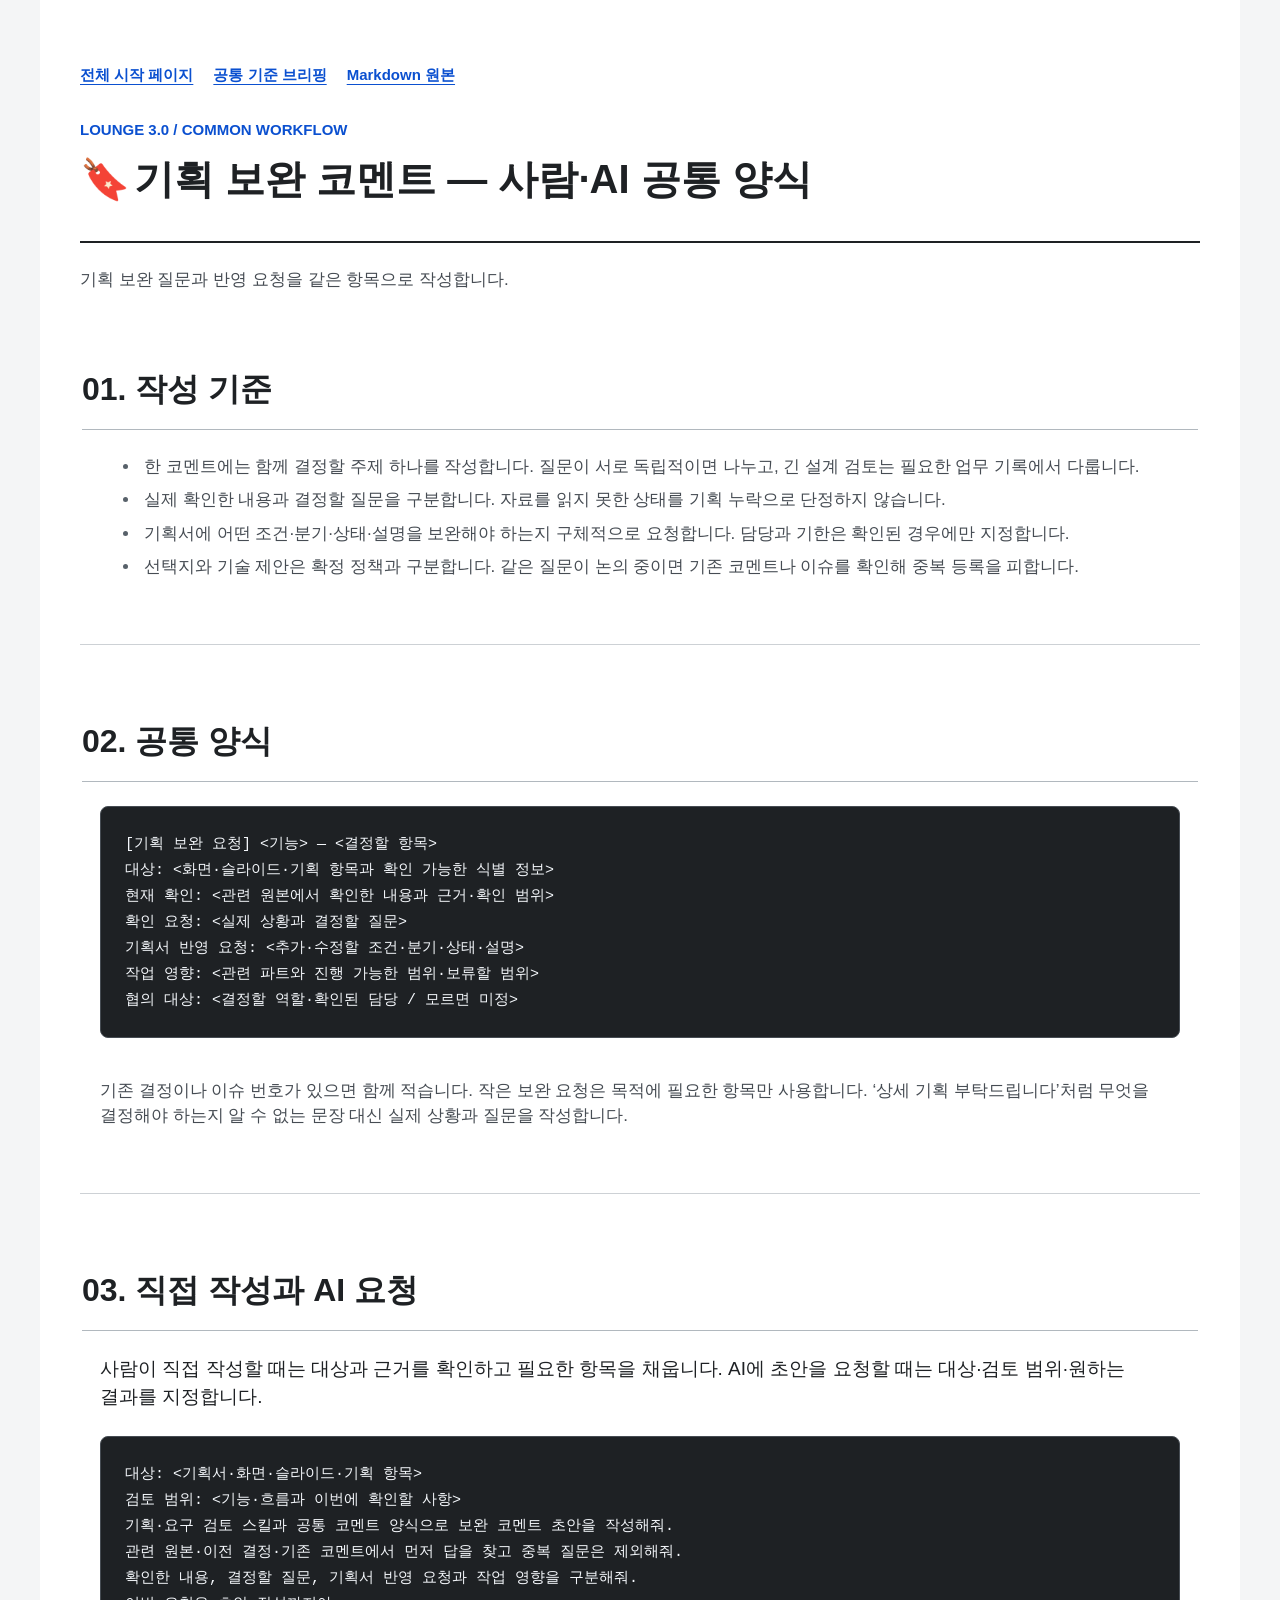
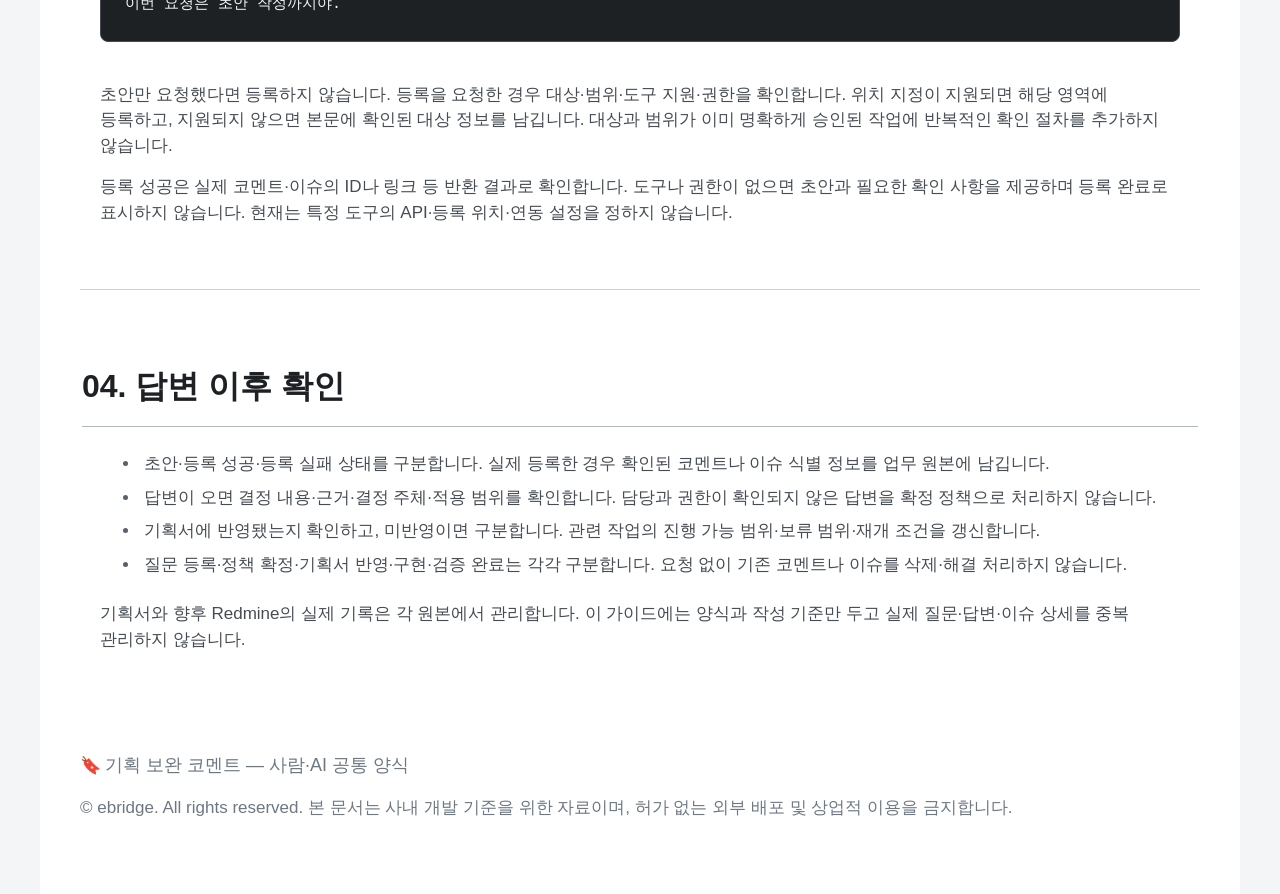
<file: collaboration/planning-comments.html>
<!doctype html>
<html lang="ko"><head><meta charset="utf-8"><meta name="viewport" content="width=device-width, initial-scale=1"><meta name="color-scheme" content="light">
<title>기획 보완 코멘트 — 사람·AI 공통 양식 · 라운지 3.0</title>
<link rel="stylesheet" href="../assets/style/presentation-theme.css"><link rel="stylesheet" href="../assets/style/part-colors.css"><link rel="stylesheet" href="../assets/style/document.css"></head>
<body><a class="skip" href="#content">본문으로 이동</a><nav class="doc-nav" aria-label="문서 탐색"><a href="../index.html">전체 시작 페이지</a><a href="../presentation.html">공통 기준 브리핑</a><a href="planning-comments.md">Markdown 원본</a></nav>
<header class="doc-header"><div class="type">LOUNGE 3.0 / COMMON WORKFLOW</div><h1>기획 보완 코멘트 — 사람·AI 공통 양식</h1><p>기획 보완 질문과 반영 요청을 같은 항목으로 작성합니다.</p></header><main id="content">
<section><h2>01. 작성 기준</h2>
<ul>
<li>한 코멘트에는 함께 결정할 주제 하나를 작성합니다. 질문이 서로 독립적이면 나누고, 긴 설계 검토는 필요한 업무 기록에서 다룹니다.</li>
<li>실제 확인한 내용과 결정할 질문을 구분합니다. 자료를 읽지 못한 상태를 기획 누락으로 단정하지 않습니다.</li>
<li>기획서에 어떤 조건·분기·상태·설명을 보완해야 하는지 구체적으로 요청합니다. 담당과 기한은 확인된 경우에만 지정합니다.</li>
<li>선택지와 기술 제안은 확정 정책과 구분합니다. 같은 질문이 논의 중이면 기존 코멘트나 이슈를 확인해 중복 등록을 피합니다.</li>
</ul>
</section><hr>
<section><h2>02. 공통 양식</h2>
<pre class="hljs"><code data-language="text">[기획 보완 요청] &lt;기능&gt; — &lt;결정할 항목&gt;
대상: &lt;화면·슬라이드·기획 항목과 확인 가능한 식별 정보&gt;
현재 확인: &lt;관련 원본에서 확인한 내용과 근거·확인 범위&gt;
확인 요청: &lt;실제 상황과 결정할 질문&gt;
기획서 반영 요청: &lt;추가·수정할 조건·분기·상태·설명&gt;
작업 영향: &lt;관련 파트와 진행 가능한 범위·보류할 범위&gt;
협의 대상: &lt;결정할 역할·확인된 담당 / 모르면 미정&gt;</code></pre>
<p>기존 결정이나 이슈 번호가 있으면 함께 적습니다. 작은 보완 요청은 목적에 필요한 항목만 사용합니다. ‘상세 기획 부탁드립니다’처럼 무엇을 결정해야 하는지 알 수 없는 문장 대신 실제 상황과 질문을 작성합니다.</p>
</section><hr>
<section><h2>03. 직접 작성과 AI 요청</h2>
<p>사람이 직접 작성할 때는 대상과 근거를 확인하고 필요한 항목을 채웁니다. AI에 초안을 요청할 때는 대상·검토 범위·원하는 결과를 지정합니다.</p>
<pre class="hljs"><code data-language="text">대상: &lt;기획서·화면·슬라이드·기획 항목&gt;
검토 범위: &lt;기능·흐름과 이번에 확인할 사항&gt;
기획·요구 검토 스킬과 공통 코멘트 양식으로 보완 코멘트 초안을 작성해줘.
관련 원본·이전 결정·기존 코멘트에서 먼저 답을 찾고 중복 질문은 제외해줘.
확인한 내용, 결정할 질문, 기획서 반영 요청과 작업 영향을 구분해줘.
이번 요청은 초안 작성까지야.</code></pre>
<p>초안만 요청했다면 등록하지 않습니다. 등록을 요청한 경우 대상·범위·도구 지원·권한을 확인합니다. 위치 지정이 지원되면 해당 영역에 등록하고, 지원되지 않으면 본문에 확인된 대상 정보를 남깁니다. 대상과 범위가 이미 명확하게 승인된 작업에 반복적인 확인 절차를 추가하지 않습니다.</p>
<p>등록 성공은 실제 코멘트·이슈의 ID나 링크 등 반환 결과로 확인합니다. 도구나 권한이 없으면 초안과 필요한 확인 사항을 제공하며 등록 완료로 표시하지 않습니다. 현재는 특정 도구의 API·등록 위치·연동 설정을 정하지 않습니다.</p>
</section><hr>
<section><h2>04. 답변 이후 확인</h2>
<ul>
<li>초안·등록 성공·등록 실패 상태를 구분합니다. 실제 등록한 경우 확인된 코멘트나 이슈 식별 정보를 업무 원본에 남깁니다.</li>
<li>답변이 오면 결정 내용·근거·결정 주체·적용 범위를 확인합니다. 담당과 권한이 확인되지 않은 답변을 확정 정책으로 처리하지 않습니다.</li>
<li>기획서에 반영됐는지 확인하고, 미반영이면 구분합니다. 관련 작업의 진행 가능 범위·보류 범위·재개 조건을 갱신합니다.</li>
<li>질문 등록·정책 확정·기획서 반영·구현·검증 완료는 각각 구분합니다. 요청 없이 기존 코멘트나 이슈를 삭제·해결 처리하지 않습니다.</li>
</ul>
<p>기획서와 향후 Redmine의 실제 기록은 각 원본에서 관리합니다. 이 가이드에는 양식과 작성 기준만 두고 실제 질문·답변·이슈 상세를 중복 관리하지 않습니다.</p>
</section>
</main><footer><p>기획 보완 코멘트 — 사람·AI 공통 양식</p></footer><script src="../assets/js/common.js" defer></script></body></html>
</file>
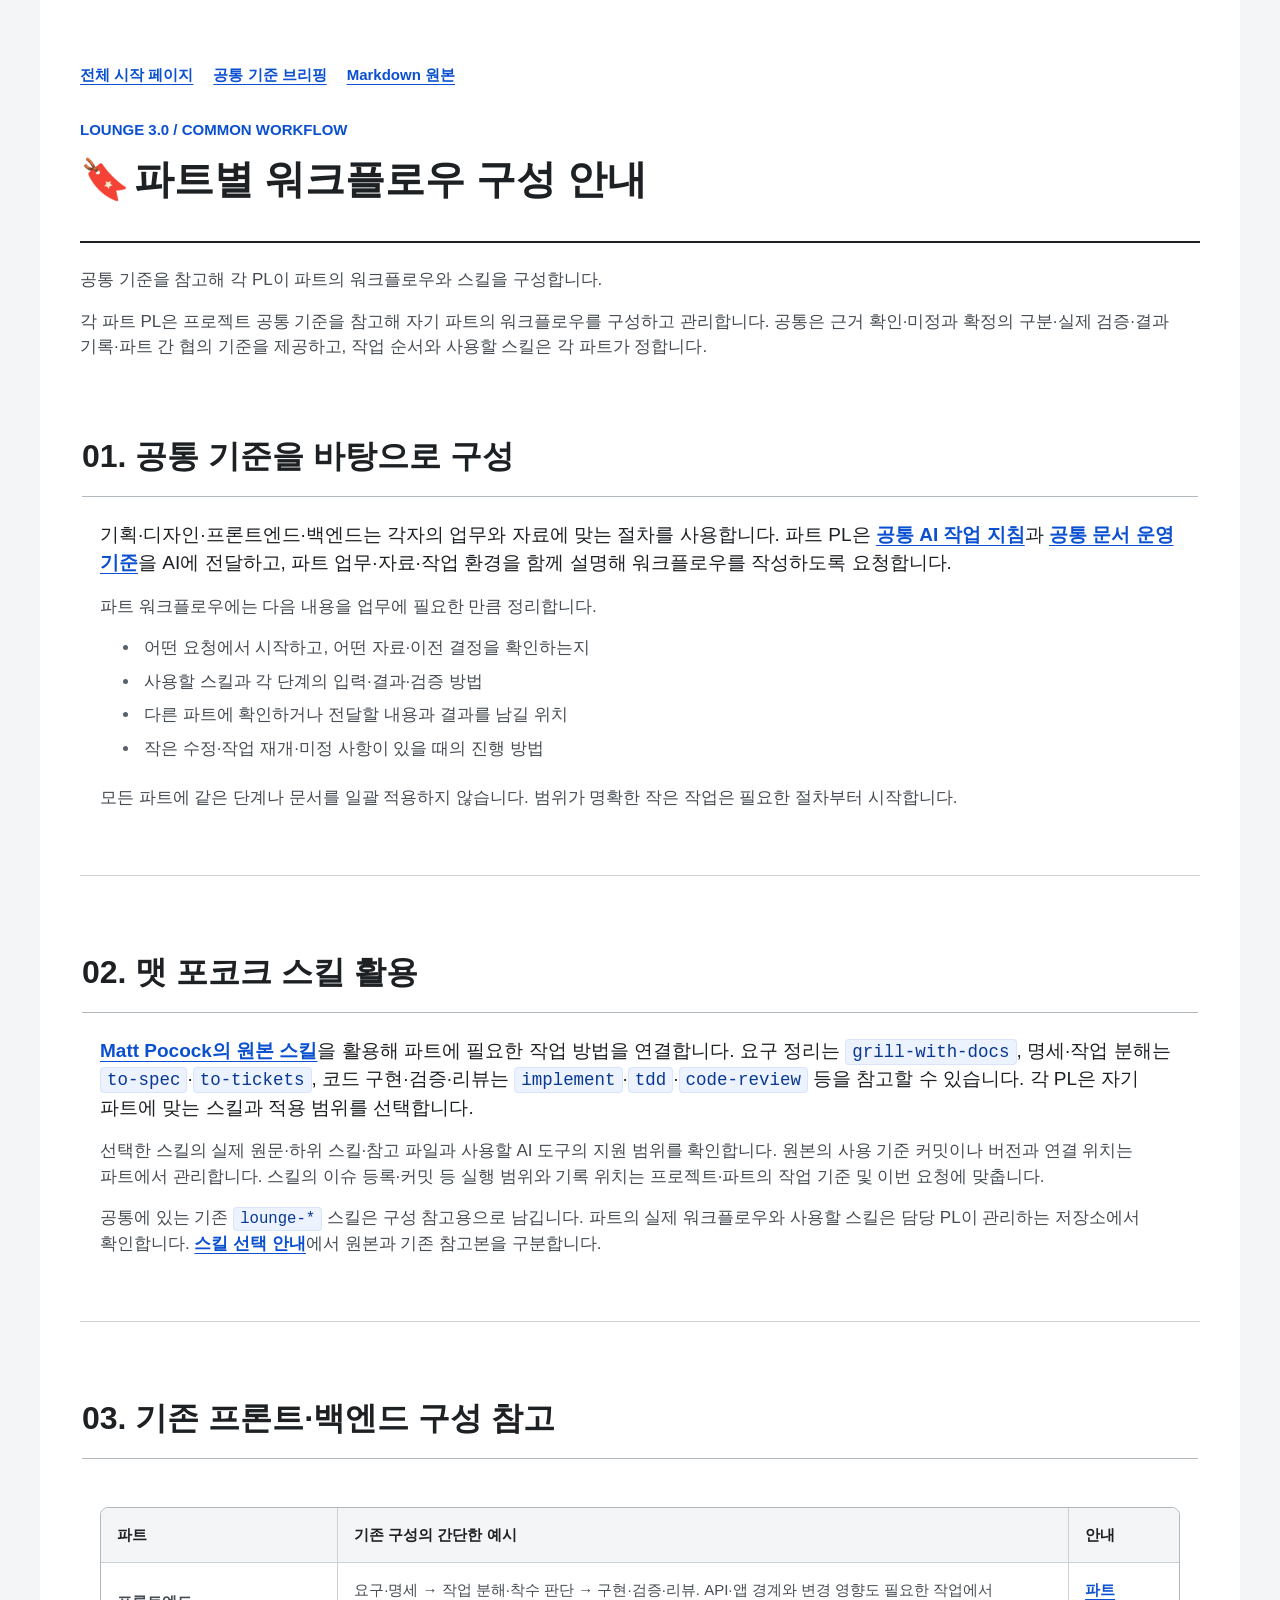
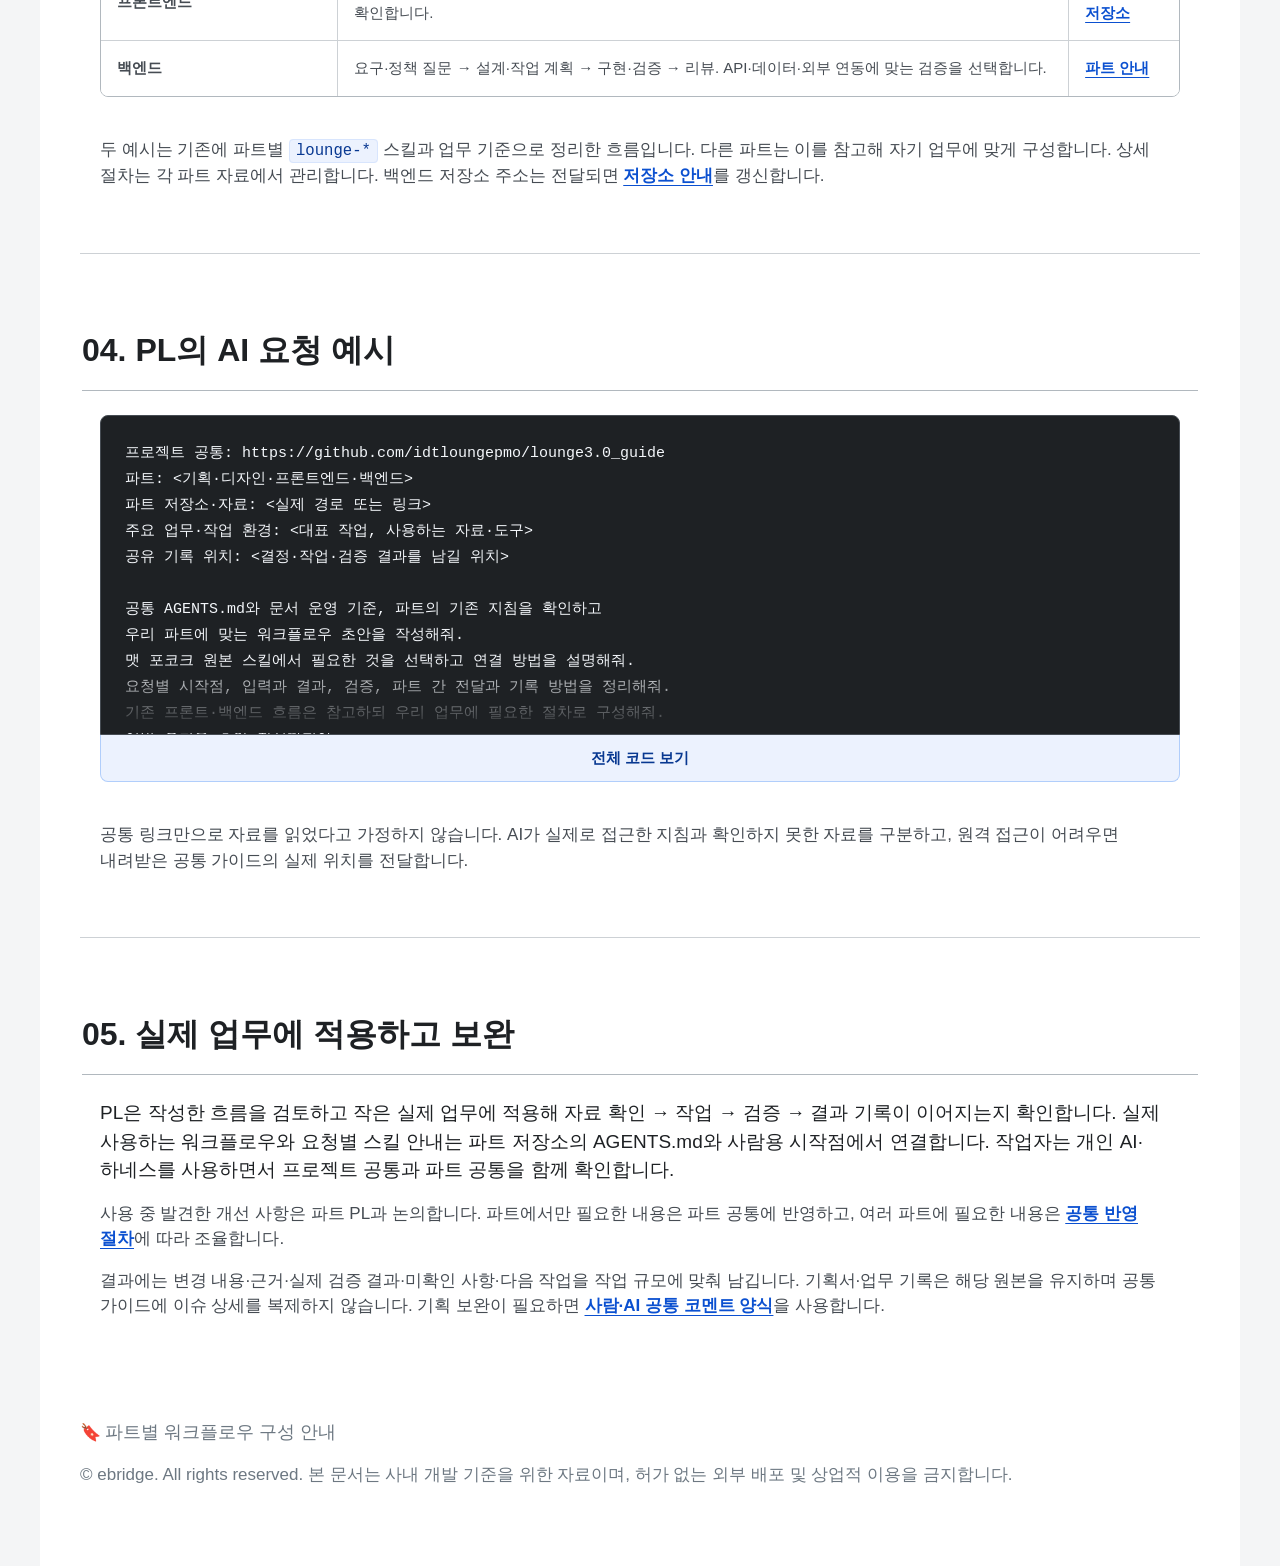
<file: collaboration/workflow.html>
<!doctype html>
<html lang="ko"><head><meta charset="utf-8"><meta name="viewport" content="width=device-width, initial-scale=1"><meta name="color-scheme" content="light">
<title>파트별 워크플로우 구성 안내 · 라운지 3.0</title>
<link rel="stylesheet" href="../assets/style/presentation-theme.css"><link rel="stylesheet" href="../assets/style/part-colors.css"><link rel="stylesheet" href="../assets/style/document.css"></head>
<body><a class="skip" href="#content">본문으로 이동</a><nav class="doc-nav" aria-label="문서 탐색"><a href="../index.html">전체 시작 페이지</a><a href="../presentation.html">공통 기준 브리핑</a><a href="workflow.md">Markdown 원본</a></nav>
<header class="doc-header"><div class="type">LOUNGE 3.0 / COMMON WORKFLOW</div><h1>파트별 워크플로우 구성 안내</h1><p>공통 기준을 참고해 각 PL이 파트의 워크플로우와 스킬을 구성합니다.</p></header><main id="content">
<p>각 파트 PL은 프로젝트 공통 기준을 참고해 자기 파트의 워크플로우를 구성하고 관리합니다. 공통은 근거 확인·미정과 확정의 구분·실제 검증·결과 기록·파트 간 협의 기준을 제공하고, 작업 순서와 사용할 스킬은 각 파트가 정합니다.</p>
<section><h2>01. 공통 기준을 바탕으로 구성</h2>
<p>기획·디자인·프론트엔드·백엔드는 각자의 업무와 자료에 맞는 절차를 사용합니다. 파트 PL은 <a href="../AGENTS.md">공통 AI 작업 지침</a>과 <a href="../project/documentation.md">공통 문서 운영 기준</a>을 AI에 전달하고, 파트 업무·자료·작업 환경을 함께 설명해 워크플로우를 작성하도록 요청합니다.</p>
<p>파트 워크플로우에는 다음 내용을 업무에 필요한 만큼 정리합니다.</p>
<ul>
<li>어떤 요청에서 시작하고, 어떤 자료·이전 결정을 확인하는지</li>
<li>사용할 스킬과 각 단계의 입력·결과·검증 방법</li>
<li>다른 파트에 확인하거나 전달할 내용과 결과를 남길 위치</li>
<li>작은 수정·작업 재개·미정 사항이 있을 때의 진행 방법</li>
</ul>
<p>모든 파트에 같은 단계나 문서를 일괄 적용하지 않습니다. 범위가 명확한 작은 작업은 필요한 절차부터 시작합니다.</p>
</section><hr>
<section><h2>02. 맷 포코크 스킬 활용</h2>
<p><a href="https://github.com/mattpocock/skills">Matt Pocock의 원본 스킬</a>을 활용해 파트에 필요한 작업 방법을 연결합니다. 요구 정리는 <code>grill-with-docs</code>, 명세·작업 분해는 <code>to-spec</code>·<code>to-tickets</code>, 코드 구현·검증·리뷰는 <code>implement</code>·<code>tdd</code>·<code>code-review</code> 등을 참고할 수 있습니다. 각 PL은 자기 파트에 맞는 스킬과 적용 범위를 선택합니다.</p>
<p>선택한 스킬의 실제 원문·하위 스킬·참고 파일과 사용할 AI 도구의 지원 범위를 확인합니다. 원본의 사용 기준 커밋이나 버전과 연결 위치는 파트에서 관리합니다. 스킬의 이슈 등록·커밋 등 실행 범위와 기록 위치는 프로젝트·파트의 작업 기준 및 이번 요청에 맞춥니다.</p>
<p>공통에 있는 기존 <code>lounge-*</code> 스킬은 구성 참고용으로 남깁니다. 파트의 실제 워크플로우와 사용할 스킬은 담당 PL이 관리하는 저장소에서 확인합니다. <a href="../skills/development/AGENTS.md">스킬 선택 안내</a>에서 원본과 기존 참고본을 구분합니다.</p>
</section><hr>
<section><h2>03. 기존 프론트·백엔드 구성 참고</h2>
<div class="table-wrap"><table><thead><tr><th scope="col">파트</th><th scope="col">기존 구성의 간단한 예시</th><th scope="col">안내</th></tr></thead><tbody>
<tr><td>프론트엔드</td><td>요구·명세 → 작업 분해·착수 판단 → 구현·검증·리뷰. API·앱 경계와 변경 영향도 필요한 작업에서 확인합니다.</td><td><a href="https://github.com/minsukong/lounge-docs">파트 저장소</a></td></tr>
<tr><td>백엔드</td><td>요구·정책 질문 → 설계·작업 계획 → 구현·검증 → 리뷰. API·데이터·외부 연동에 맞는 검증을 선택합니다.</td><td><a href="../backend/README.md">파트 안내</a></td></tr>
</tbody></table></div>
<p>두 예시는 기존에 파트별 <code>lounge-*</code> 스킬과 업무 기준으로 정리한 흐름입니다. 다른 파트는 이를 참고해 자기 업무에 맞게 구성합니다. 상세 절차는 각 파트 자료에서 관리합니다. 백엔드 저장소 주소는 전달되면 <a href="../README.md#저장소-안내">저장소 안내</a>를 갱신합니다.</p>
</section><hr>
<section><h2>04. PL의 AI 요청 예시</h2>
<pre class="hljs"><code data-language="text">프로젝트 공통: https://github.com/idtloungepmo/lounge3.0_guide
파트: &lt;기획·디자인·프론트엔드·백엔드&gt;
파트 저장소·자료: &lt;실제 경로 또는 링크&gt;
주요 업무·작업 환경: &lt;대표 작업, 사용하는 자료·도구&gt;
공유 기록 위치: &lt;결정·작업·검증 결과를 남길 위치&gt;

공통 AGENTS.md와 문서 운영 기준, 파트의 기존 지침을 확인하고
우리 파트에 맞는 워크플로우 초안을 작성해줘.
맷 포코크 원본 스킬에서 필요한 것을 선택하고 연결 방법을 설명해줘.
요청별 시작점, 입력과 결과, 검증, 파트 간 전달과 기록 방법을 정리해줘.
기존 프론트·백엔드 흐름은 참고하되 우리 업무에 필요한 절차로 구성해줘.
이번 요청은 초안 작성까지야.</code></pre>
<p>공통 링크만으로 자료를 읽었다고 가정하지 않습니다. AI가 실제로 접근한 지침과 확인하지 못한 자료를 구분하고, 원격 접근이 어려우면 내려받은 공통 가이드의 실제 위치를 전달합니다.</p>
</section><hr>
<section><h2>05. 실제 업무에 적용하고 보완</h2>
<p>PL은 작성한 흐름을 검토하고 작은 실제 업무에 적용해 자료 확인 → 작업 → 검증 → 결과 기록이 이어지는지 확인합니다. 실제 사용하는 워크플로우와 요청별 스킬 안내는 파트 저장소의 AGENTS.md와 사람용 시작점에서 연결합니다. 작업자는 개인 AI·하네스를 사용하면서 프로젝트 공통과 파트 공통을 함께 확인합니다.</p>
<p>사용 중 발견한 개선 사항은 파트 PL과 논의합니다. 파트에서만 필요한 내용은 파트 공통에 반영하고, 여러 파트에 필요한 내용은 <a href="../project/maintenance.md#공통-기준의-반영-절차">공통 반영 절차</a>에 따라 조율합니다.</p>
<p>결과에는 변경 내용·근거·실제 검증 결과·미확인 사항·다음 작업을 작업 규모에 맞춰 남깁니다. 기획서·업무 기록은 해당 원본을 유지하며 공통 가이드에 이슈 상세를 복제하지 않습니다. 기획 보완이 필요하면 <a href="planning-comments.md">사람·AI 공통 코멘트 양식</a>을 사용합니다.</p></section>
</main><footer><p>파트별 워크플로우 구성 안내</p></footer><script src="../assets/js/common.js" defer></script></body></html>
</file>
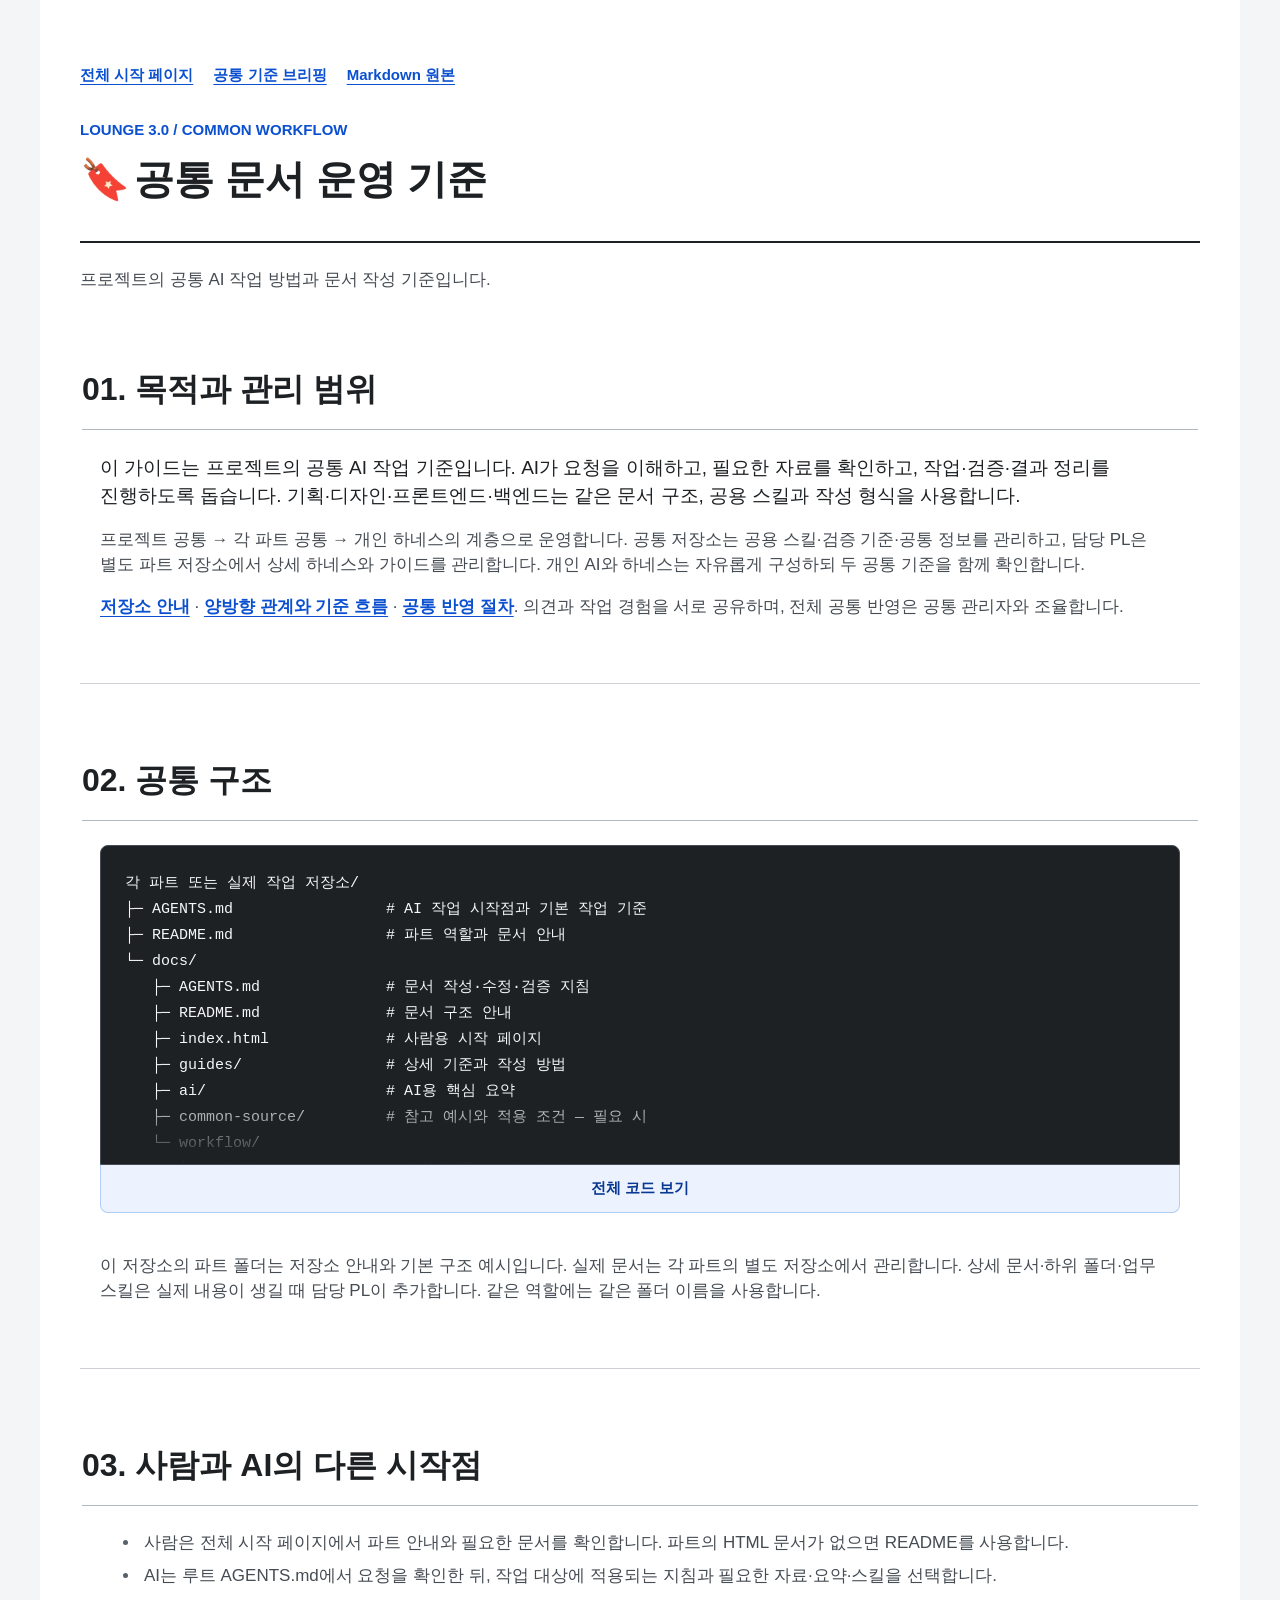
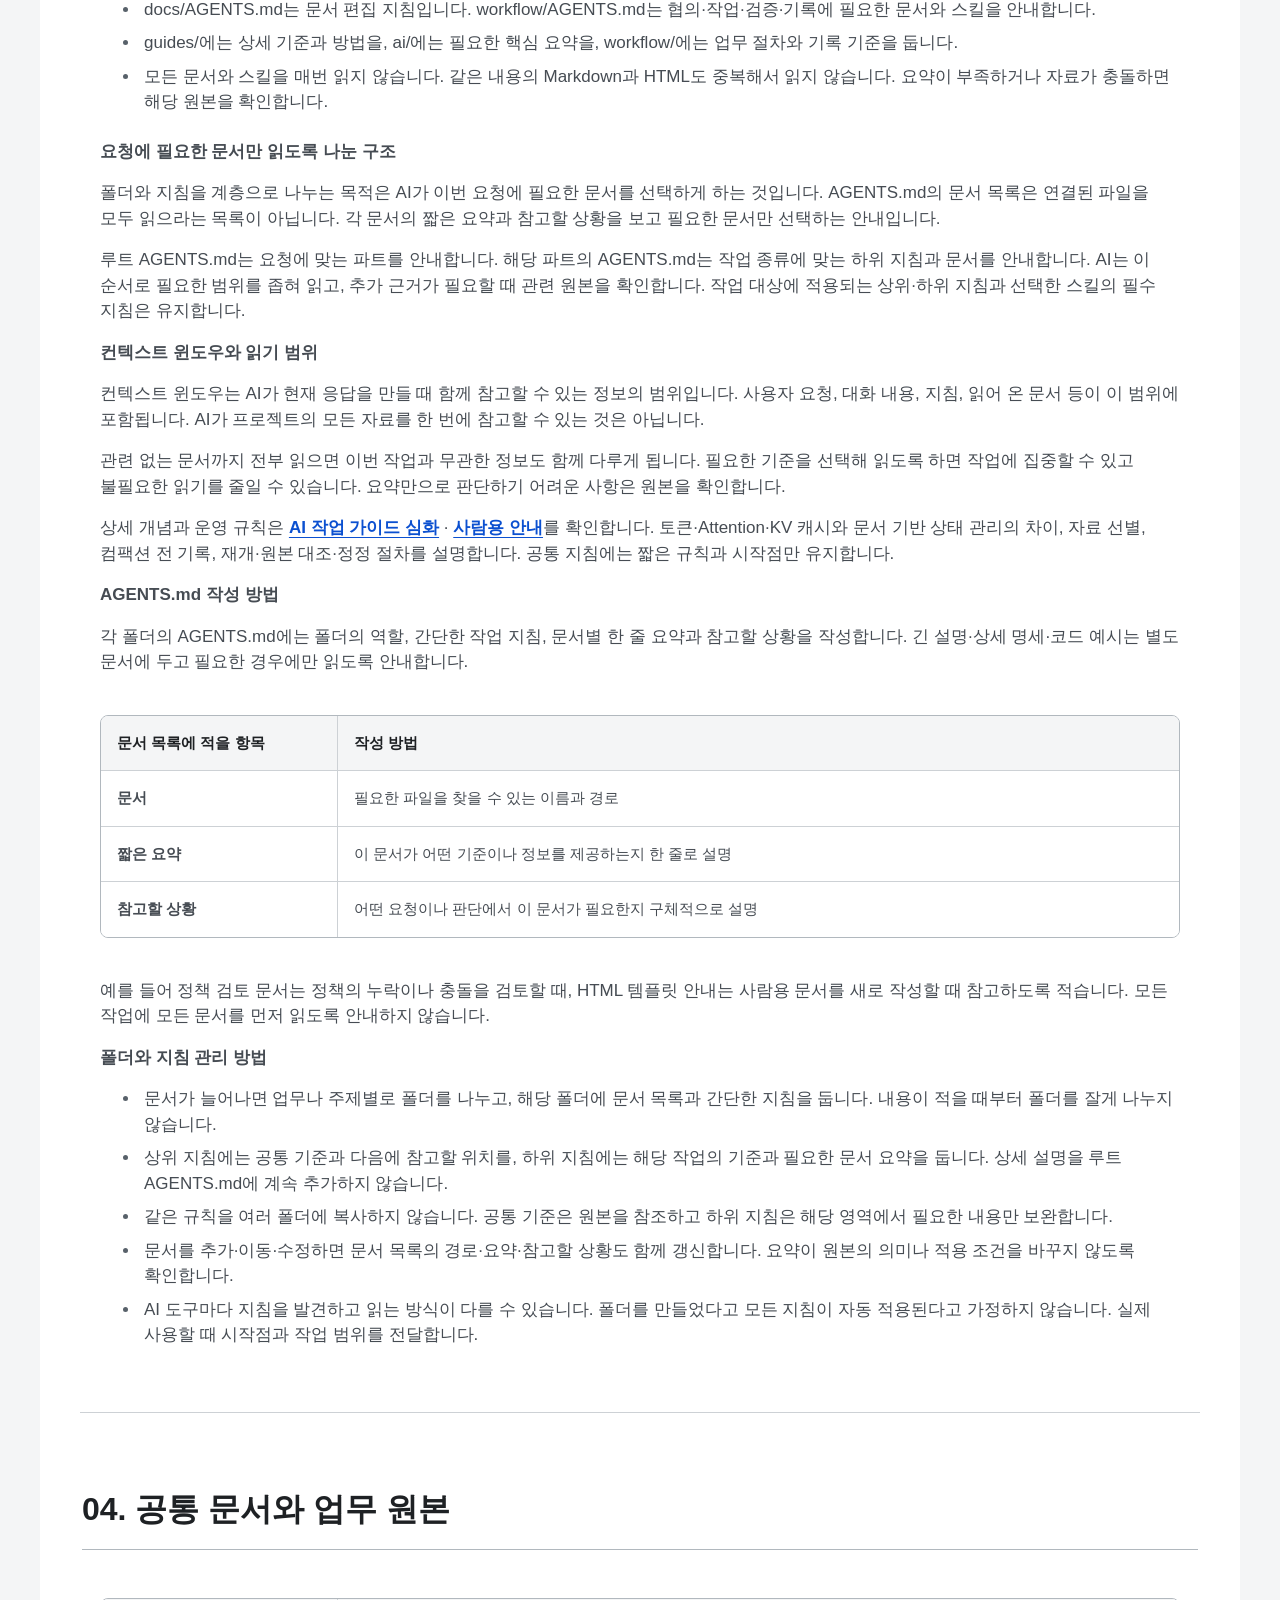
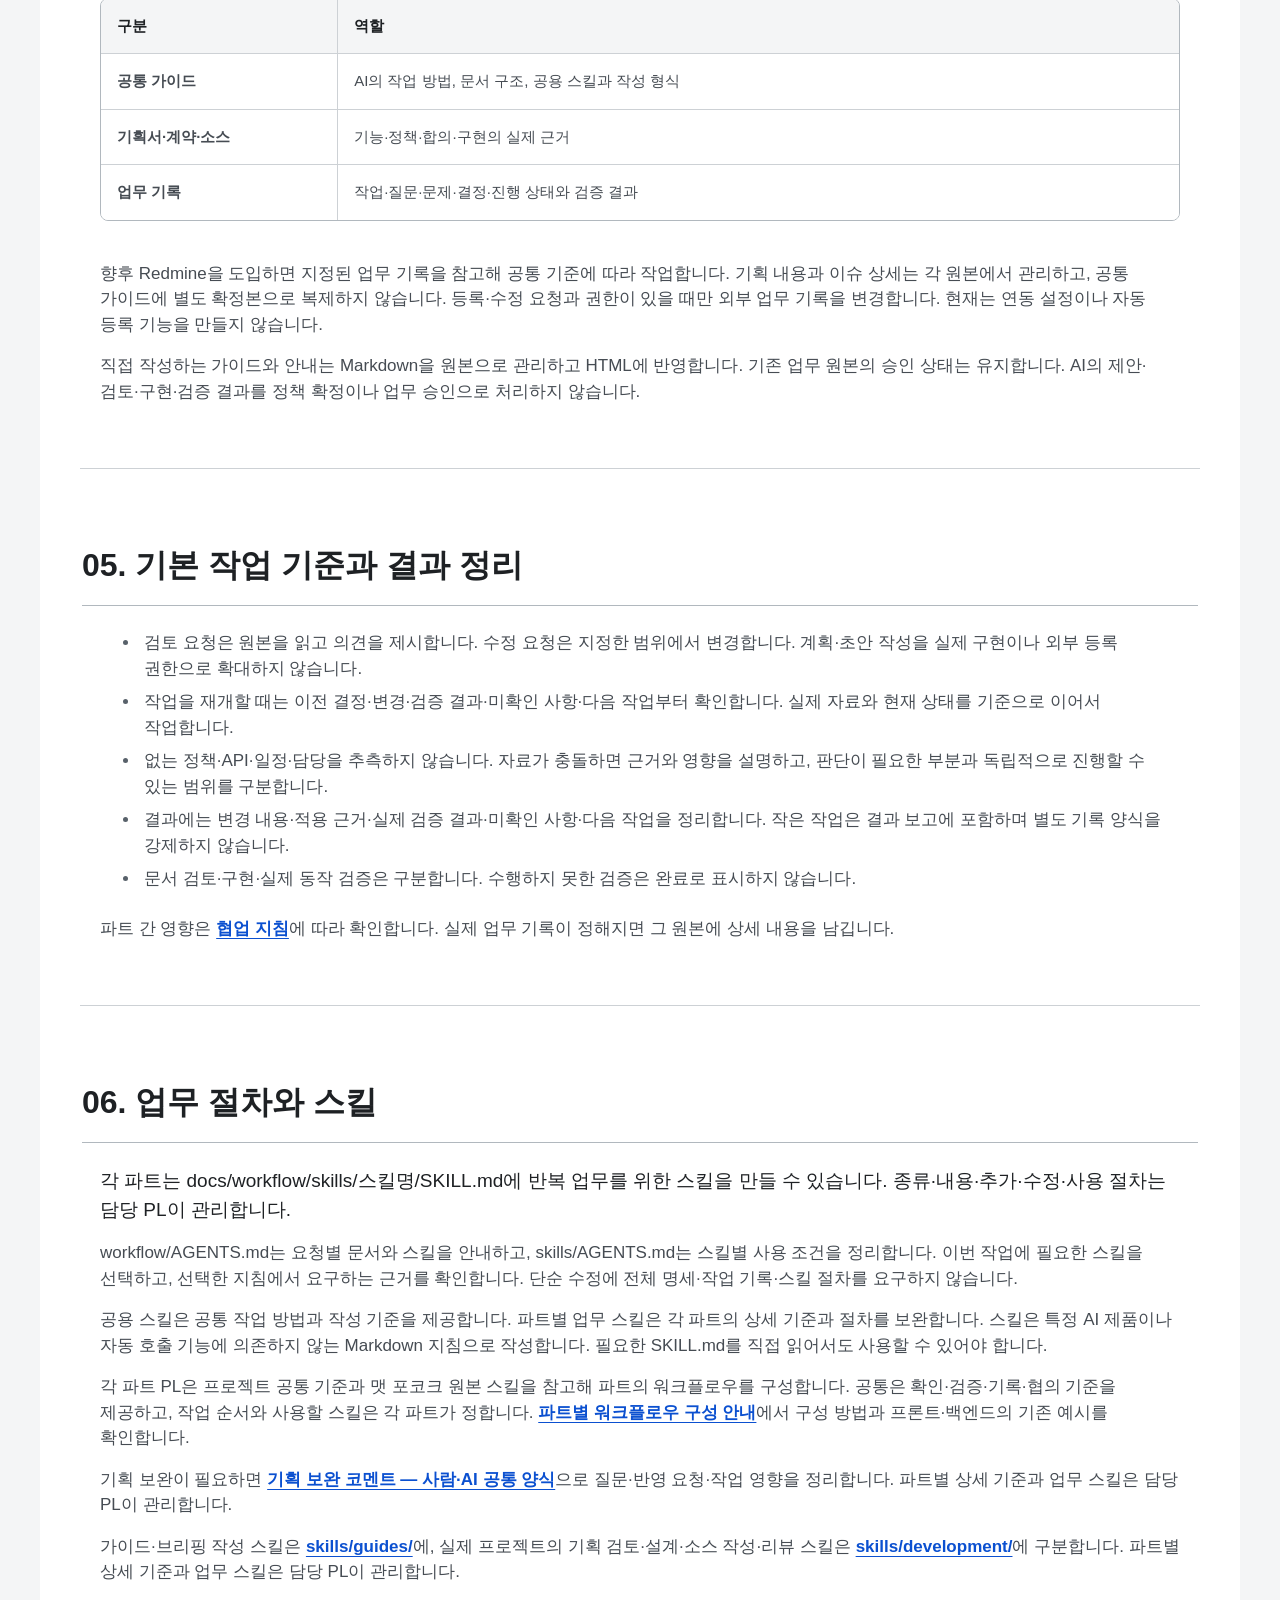
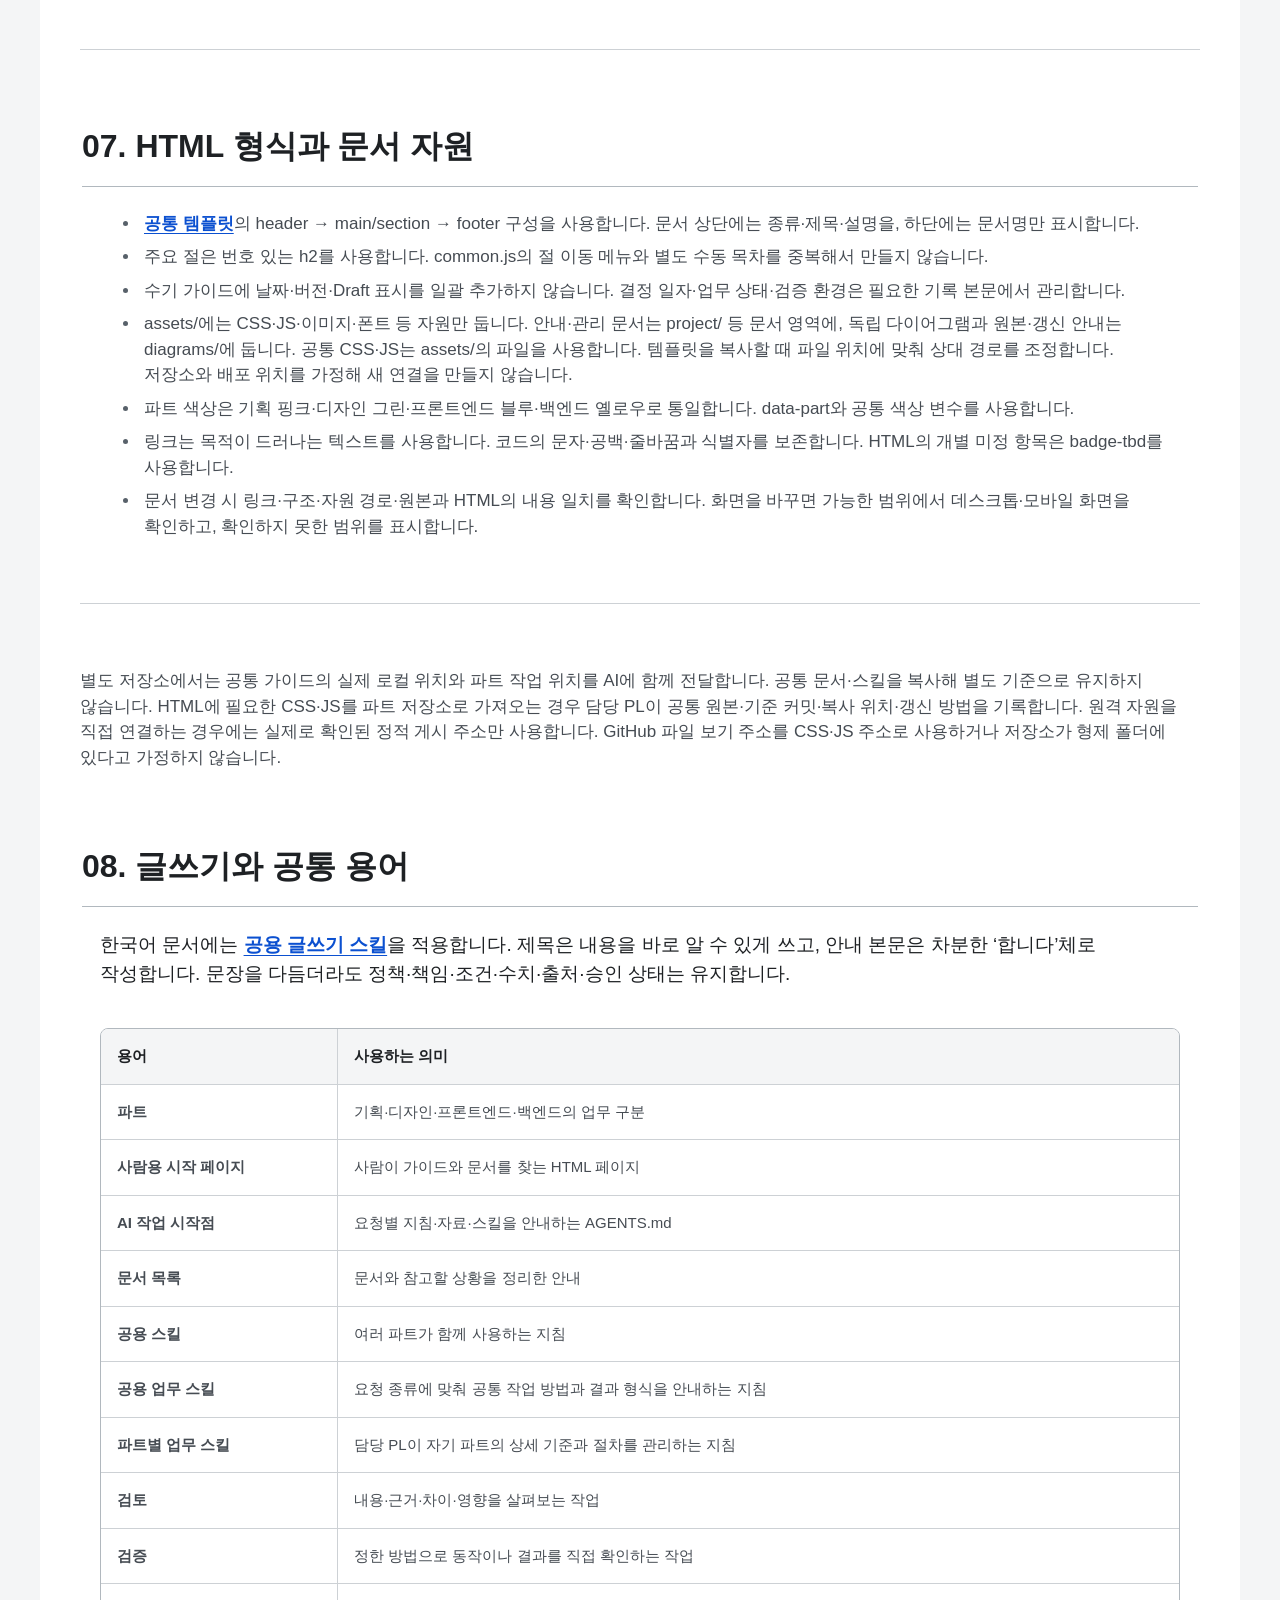
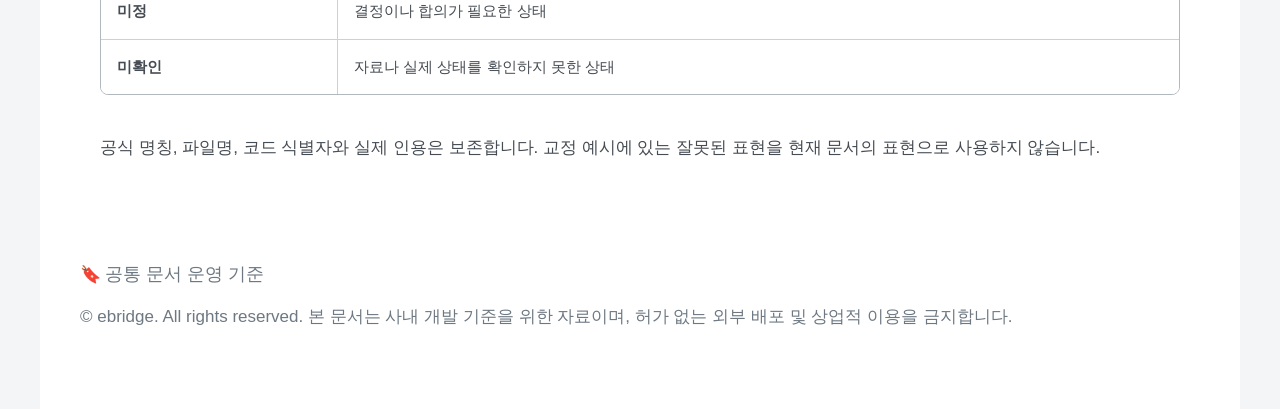
<file: project/documentation.html>
<!doctype html>
<html lang="ko"><head><meta charset="utf-8"><meta name="viewport" content="width=device-width, initial-scale=1"><meta name="color-scheme" content="light">
<title>공통 문서 운영 기준 · 라운지 3.0</title>
<link rel="stylesheet" href="../assets/style/presentation-theme.css"><link rel="stylesheet" href="../assets/style/part-colors.css"><link rel="stylesheet" href="../assets/style/document.css"></head>
<body><a class="skip" href="#content">본문으로 이동</a><nav class="doc-nav" aria-label="문서 탐색"><a href="../index.html">전체 시작 페이지</a><a href="../presentation.html">공통 기준 브리핑</a><a href="documentation.md">Markdown 원본</a></nav>
<header class="doc-header"><div class="type">LOUNGE 3.0 / COMMON WORKFLOW</div><h1>공통 문서 운영 기준</h1><p>프로젝트의 공통 AI 작업 방법과 문서 작성 기준입니다.</p></header><main id="content">
<section><h2>01. 목적과 관리 범위</h2>
<p>이 가이드는 프로젝트의 공통 AI 작업 기준입니다. AI가 요청을 이해하고, 필요한 자료를 확인하고, 작업·검증·결과 정리를 진행하도록 돕습니다. 기획·디자인·프론트엔드·백엔드는 같은 문서 구조, 공용 스킬과 작성 형식을 사용합니다.</p>
<p>프로젝트 공통 → 각 파트 공통 → 개인 하네스의 계층으로 운영합니다. 공통 저장소는 공용 스킬·검증 기준·공통 정보를 관리하고, 담당 PL은 별도 파트 저장소에서 상세 하네스와 가이드를 관리합니다. 개인 AI와 하네스는 자유롭게 구성하되 두 공통 기준을 함께 확인합니다.</p><p><a href="../README.md#저장소-안내">저장소 안내</a> · <a href="../diagrams/ai-harness.html">양방향 관계와 기준 흐름</a> · <a href="maintenance.md#공통-기준의-반영-절차">공통 반영 절차</a>. 의견과 작업 경험을 서로 공유하며, 전체 공통 반영은 공통 관리자와 조율합니다.</p>
</section><hr>
<section><h2>02. 공통 구조</h2>
<pre class="hljs"><code data-language="text">각 파트 또는 실제 작업 저장소/
├─ AGENTS.md                 # AI 작업 시작점과 기본 작업 기준
├─ README.md                 # 파트 역할과 문서 안내
└─ docs/
   ├─ AGENTS.md              # 문서 작성·수정·검증 지침
   ├─ README.md              # 문서 구조 안내
   ├─ index.html             # 사람용 시작 페이지
   ├─ guides/                # 상세 기준과 작성 방법
   ├─ ai/                    # AI용 핵심 요약
   ├─ common-source/         # 참고 예시와 적용 조건 — 필요 시
   └─ workflow/
      ├─ AGENTS.md           # 요청별 문서·스킬 안내
      ├─ index.md            # 업무 안내 원본 — 필요 시
      ├─ index.html          # 사람용 업무 안내 — 필요 시
      ├─ skills/
      │  ├─ AGENTS.md        # 업무 스킬 선택·관리 지침
      │  └─ 스킬명/SKILL.md  # 파트별 업무 스킬 — 필요 시
      └─ scripts/            # 보조 도구 — 필요 시</code></pre>
<p>이 저장소의 파트 폴더는 저장소 안내와 기본 구조 예시입니다. 실제 문서는 각 파트의 별도 저장소에서 관리합니다. 상세 문서·하위 폴더·업무 스킬은 실제 내용이 생길 때 담당 PL이 추가합니다. 같은 역할에는 같은 폴더 이름을 사용합니다.</p>
</section><hr>
<section><h2>03. 사람과 AI의 다른 시작점</h2>
<ul>
<li>사람은 전체 시작 페이지에서 파트 안내와 필요한 문서를 확인합니다. 파트의 HTML 문서가 없으면 README를 사용합니다.</li>
<li>AI는 루트 AGENTS.md에서 요청을 확인한 뒤, 작업 대상에 적용되는 지침과 필요한 자료·요약·스킬을 선택합니다.</li>
<li>docs/AGENTS.md는 문서 편집 지침입니다. workflow/AGENTS.md는 협의·작업·검증·기록에 필요한 문서와 스킬을 안내합니다.</li>
<li>guides/에는 상세 기준과 방법을, ai/에는 필요한 핵심 요약을, workflow/에는 업무 절차와 기록 기준을 둡니다.</li>
<li>모든 문서와 스킬을 매번 읽지 않습니다. 같은 내용의 Markdown과 HTML도 중복해서 읽지 않습니다. 요약이 부족하거나 자료가 충돌하면 해당 원본을 확인합니다.</li>
</ul>
<p><strong>요청에 필요한 문서만 읽도록 나눈 구조</strong></p>
<p>폴더와 지침을 계층으로 나누는 목적은 AI가 이번 요청에 필요한 문서를 선택하게 하는 것입니다. AGENTS.md의 문서 목록은 연결된 파일을 모두 읽으라는 목록이 아닙니다. 각 문서의 짧은 요약과 참고할 상황을 보고 필요한 문서만 선택하는 안내입니다.</p>
<p>루트 AGENTS.md는 요청에 맞는 파트를 안내합니다. 해당 파트의 AGENTS.md는 작업 종류에 맞는 하위 지침과 문서를 안내합니다. AI는 이 순서로 필요한 범위를 좁혀 읽고, 추가 근거가 필요할 때 관련 원본을 확인합니다. 작업 대상에 적용되는 상위·하위 지침과 선택한 스킬의 필수 지침은 유지합니다.</p>
<p><strong>컨텍스트 윈도우와 읽기 범위</strong></p>
<p>컨텍스트 윈도우는 AI가 현재 응답을 만들 때 함께 참고할 수 있는 정보의 범위입니다. 사용자 요청, 대화 내용, 지침, 읽어 온 문서 등이 이 범위에 포함됩니다. AI가 프로젝트의 모든 자료를 한 번에 참고할 수 있는 것은 아닙니다.</p>
<p>관련 없는 문서까지 전부 읽으면 이번 작업과 무관한 정보도 함께 다루게 됩니다. 필요한 기준을 선택해 읽도록 하면 작업에 집중할 수 있고 불필요한 읽기를 줄일 수 있습니다. 요약만으로 판단하기 어려운 사항은 원본을 확인합니다.</p>
<p>상세 개념과 운영 규칙은 <a href="ai-context.md">AI 작업 가이드 심화</a> · <a href="ai-context.html">사람용 안내</a>를 확인합니다. 토큰·Attention·KV 캐시와 문서 기반 상태 관리의 차이, 자료 선별, 컴팩션 전 기록, 재개·원본 대조·정정 절차를 설명합니다. 공통 지침에는 짧은 규칙과 시작점만 유지합니다.</p>
<p><strong>AGENTS.md 작성 방법</strong></p>
<p>각 폴더의 AGENTS.md에는 폴더의 역할, 간단한 작업 지침, 문서별 한 줄 요약과 참고할 상황을 작성합니다. 긴 설명·상세 명세·코드 예시는 별도 문서에 두고 필요한 경우에만 읽도록 안내합니다.</p>
<div class="table-wrap"><table><thead><tr><th scope="col">문서 목록에 적을 항목</th><th scope="col">작성 방법</th></tr></thead><tbody>
<tr><td>문서</td><td>필요한 파일을 찾을 수 있는 이름과 경로</td></tr>
<tr><td>짧은 요약</td><td>이 문서가 어떤 기준이나 정보를 제공하는지 한 줄로 설명</td></tr>
<tr><td>참고할 상황</td><td>어떤 요청이나 판단에서 이 문서가 필요한지 구체적으로 설명</td></tr>
</tbody></table></div>
<p>예를 들어 정책 검토 문서는 정책의 누락이나 충돌을 검토할 때, HTML 템플릿 안내는 사람용 문서를 새로 작성할 때 참고하도록 적습니다. 모든 작업에 모든 문서를 먼저 읽도록 안내하지 않습니다.</p>
<p><strong>폴더와 지침 관리 방법</strong></p>
<ul>
<li>문서가 늘어나면 업무나 주제별로 폴더를 나누고, 해당 폴더에 문서 목록과 간단한 지침을 둡니다. 내용이 적을 때부터 폴더를 잘게 나누지 않습니다.</li>
<li>상위 지침에는 공통 기준과 다음에 참고할 위치를, 하위 지침에는 해당 작업의 기준과 필요한 문서 요약을 둡니다. 상세 설명을 루트 AGENTS.md에 계속 추가하지 않습니다.</li>
<li>같은 규칙을 여러 폴더에 복사하지 않습니다. 공통 기준은 원본을 참조하고 하위 지침은 해당 영역에서 필요한 내용만 보완합니다.</li>
<li>문서를 추가·이동·수정하면 문서 목록의 경로·요약·참고할 상황도 함께 갱신합니다. 요약이 원본의 의미나 적용 조건을 바꾸지 않도록 확인합니다.</li>
<li>AI 도구마다 지침을 발견하고 읽는 방식이 다를 수 있습니다. 폴더를 만들었다고 모든 지침이 자동 적용된다고 가정하지 않습니다. 실제 사용할 때 시작점과 작업 범위를 전달합니다.</li>
</ul>
</section><hr>
<section><h2>04. 공통 문서와 업무 원본</h2>
<div class="table-wrap"><table><thead><tr><th scope="col">구분</th><th scope="col">역할</th></tr></thead><tbody>
<tr><td>공통 가이드</td><td>AI의 작업 방법, 문서 구조, 공용 스킬과 작성 형식</td></tr>
<tr><td>기획서·계약·소스</td><td>기능·정책·합의·구현의 실제 근거</td></tr>
<tr><td>업무 기록</td><td>작업·질문·문제·결정·진행 상태와 검증 결과</td></tr>
</tbody></table></div>
<p>향후 Redmine을 도입하면 지정된 업무 기록을 참고해 공통 기준에 따라 작업합니다. 기획 내용과 이슈 상세는 각 원본에서 관리하고, 공통 가이드에 별도 확정본으로 복제하지 않습니다. 등록·수정 요청과 권한이 있을 때만 외부 업무 기록을 변경합니다. 현재는 연동 설정이나 자동 등록 기능을 만들지 않습니다.</p>
<p>직접 작성하는 가이드와 안내는 Markdown을 원본으로 관리하고 HTML에 반영합니다. 기존 업무 원본의 승인 상태는 유지합니다. AI의 제안·검토·구현·검증 결과를 정책 확정이나 업무 승인으로 처리하지 않습니다.</p>
</section><hr>
<section><h2>05. 기본 작업 기준과 결과 정리</h2>
<ul>
<li>검토 요청은 원본을 읽고 의견을 제시합니다. 수정 요청은 지정한 범위에서 변경합니다. 계획·초안 작성을 실제 구현이나 외부 등록 권한으로 확대하지 않습니다.</li>
<li>작업을 재개할 때는 이전 결정·변경·검증 결과·미확인 사항·다음 작업부터 확인합니다. 실제 자료와 현재 상태를 기준으로 이어서 작업합니다.</li>
<li>없는 정책·API·일정·담당을 추측하지 않습니다. 자료가 충돌하면 근거와 영향을 설명하고, 판단이 필요한 부분과 독립적으로 진행할 수 있는 범위를 구분합니다.</li>
<li>결과에는 변경 내용·적용 근거·실제 검증 결과·미확인 사항·다음 작업을 정리합니다. 작은 작업은 결과 보고에 포함하며 별도 기록 양식을 강제하지 않습니다.</li>
<li>문서 검토·구현·실제 동작 검증은 구분합니다. 수행하지 못한 검증은 완료로 표시하지 않습니다.</li>
</ul>
<p>파트 간 영향은 <a href="../collaboration/AGENTS.md">협업 지침</a>에 따라 확인합니다. 실제 업무 기록이 정해지면 그 원본에 상세 내용을 남깁니다.</p>
</section><hr>
<section><h2>06. 업무 절차와 스킬</h2>
<p>각 파트는 docs/workflow/skills/스킬명/SKILL.md에 반복 업무를 위한 스킬을 만들 수 있습니다. 종류·내용·추가·수정·사용 절차는 담당 PL이 관리합니다.</p>
<p>workflow/AGENTS.md는 요청별 문서와 스킬을 안내하고, skills/AGENTS.md는 스킬별 사용 조건을 정리합니다. 이번 작업에 필요한 스킬을 선택하고, 선택한 지침에서 요구하는 근거를 확인합니다. 단순 수정에 전체 명세·작업 기록·스킬 절차를 요구하지 않습니다.</p>
<p>공용 스킬은 공통 작업 방법과 작성 기준을 제공합니다. 파트별 업무 스킬은 각 파트의 상세 기준과 절차를 보완합니다. 스킬은 특정 AI 제품이나 자동 호출 기능에 의존하지 않는 Markdown 지침으로 작성합니다. 필요한 SKILL.md를 직접 읽어서도 사용할 수 있어야 합니다.</p>
<p>각 파트 PL은 프로젝트 공통 기준과 맷 포코크 원본 스킬을 참고해 파트의 워크플로우를 구성합니다. 공통은 확인·검증·기록·협의 기준을 제공하고, 작업 순서와 사용할 스킬은 각 파트가 정합니다. <a href="../collaboration/workflow.md">파트별 워크플로우 구성 안내</a>에서 구성 방법과 프론트·백엔드의 기존 예시를 확인합니다.</p>
<p>기획 보완이 필요하면 <a href="../collaboration/planning-comments.md">기획 보완 코멘트 — 사람·AI 공통 양식</a>으로 질문·반영 요청·작업 영향을 정리합니다. 파트별 상세 기준과 업무 스킬은 담당 PL이 관리합니다.</p>
<p>가이드·브리핑 작성 스킬은 <a href="../skills/guides/AGENTS.md">skills/guides/</a>에, 실제 프로젝트의 기획 검토·설계·소스 작성·리뷰 스킬은 <a href="../skills/development/AGENTS.md">skills/development/</a>에 구분합니다. 파트별 상세 기준과 업무 스킬은 담당 PL이 관리합니다.</p>
</section><hr>
<section><h2>07. HTML 형식과 문서 자원</h2>
<ul>
<li><a href="../templates/index.html">공통 템플릿</a>의 header → main/section → footer 구성을 사용합니다. 문서 상단에는 종류·제목·설명을, 하단에는 문서명만 표시합니다.</li>
<li>주요 절은 번호 있는 h2를 사용합니다. common.js의 절 이동 메뉴와 별도 수동 목차를 중복해서 만들지 않습니다.</li>
<li>수기 가이드에 날짜·버전·Draft 표시를 일괄 추가하지 않습니다. 결정 일자·업무 상태·검증 환경은 필요한 기록 본문에서 관리합니다.</li>
<li>assets/에는 CSS·JS·이미지·폰트 등 자원만 둡니다. 안내·관리 문서는 project/ 등 문서 영역에, 독립 다이어그램과 원본·갱신 안내는 diagrams/에 둡니다. 공통 CSS·JS는 assets/의 파일을 사용합니다. 템플릿을 복사할 때 파일 위치에 맞춰 상대 경로를 조정합니다. 저장소와 배포 위치를 가정해 새 연결을 만들지 않습니다.</li>
<li>파트 색상은 기획 핑크·디자인 그린·프론트엔드 블루·백엔드 옐로우로 통일합니다. data-part와 공통 색상 변수를 사용합니다.</li>
<li>링크는 목적이 드러나는 텍스트를 사용합니다. 코드의 문자·공백·줄바꿈과 식별자를 보존합니다. HTML의 개별 미정 항목은 badge-tbd를 사용합니다.</li>
<li>문서 변경 시 링크·구조·자원 경로·원본과 HTML의 내용 일치를 확인합니다. 화면을 바꾸면 가능한 범위에서 데스크톱·모바일 화면을 확인하고, 확인하지 못한 범위를 표시합니다.</li>
</ul>
</section><hr>
<p>별도 저장소에서는 공통 가이드의 실제 로컬 위치와 파트 작업 위치를 AI에 함께 전달합니다. 공통 문서·스킬을 복사해 별도 기준으로 유지하지 않습니다. HTML에 필요한 CSS·JS를 파트 저장소로 가져오는 경우 담당 PL이 공통 원본·기준 커밋·복사 위치·갱신 방법을 기록합니다. 원격 자원을 직접 연결하는 경우에는 실제로 확인된 정적 게시 주소만 사용합니다. GitHub 파일 보기 주소를 CSS·JS 주소로 사용하거나 저장소가 형제 폴더에 있다고 가정하지 않습니다.</p>
<section><h2>08. 글쓰기와 공통 용어</h2>
<p>한국어 문서에는 <a href="../skills/guides/korean-work-writing/SKILL.md">공용 글쓰기 스킬</a>을 적용합니다. 제목은 내용을 바로 알 수 있게 쓰고, 안내 본문은 차분한 ‘합니다’체로 작성합니다. 문장을 다듬더라도 정책·책임·조건·수치·출처·승인 상태는 유지합니다.</p>
<div class="table-wrap"><table><thead><tr><th scope="col">용어</th><th scope="col">사용하는 의미</th></tr></thead><tbody>
<tr><td>파트</td><td>기획·디자인·프론트엔드·백엔드의 업무 구분</td></tr>
<tr><td>사람용 시작 페이지</td><td>사람이 가이드와 문서를 찾는 HTML 페이지</td></tr>
<tr><td>AI 작업 시작점</td><td>요청별 지침·자료·스킬을 안내하는 AGENTS.md</td></tr>
<tr><td>문서 목록</td><td>문서와 참고할 상황을 정리한 안내</td></tr>
<tr><td>공용 스킬</td><td>여러 파트가 함께 사용하는 지침</td></tr>
<tr><td>공용 업무 스킬</td><td>요청 종류에 맞춰 공통 작업 방법과 결과 형식을 안내하는 지침</td></tr>
<tr><td>파트별 업무 스킬</td><td>담당 PL이 자기 파트의 상세 기준과 절차를 관리하는 지침</td></tr>
<tr><td>검토</td><td>내용·근거·차이·영향을 살펴보는 작업</td></tr>
<tr><td>검증</td><td>정한 방법으로 동작이나 결과를 직접 확인하는 작업</td></tr>
<tr><td>미정</td><td>결정이나 합의가 필요한 상태</td></tr>
<tr><td>미확인</td><td>자료나 실제 상태를 확인하지 못한 상태</td></tr>
</tbody></table></div>
<p>공식 명칭, 파일명, 코드 식별자와 실제 인용은 보존합니다. 교정 예시에 있는 잘못된 표현을 현재 문서의 표현으로 사용하지 않습니다.</p>
</section>
</main><footer><p>공통 문서 운영 기준</p></footer><script src="../assets/js/common.js" defer></script></body></html>
</file>
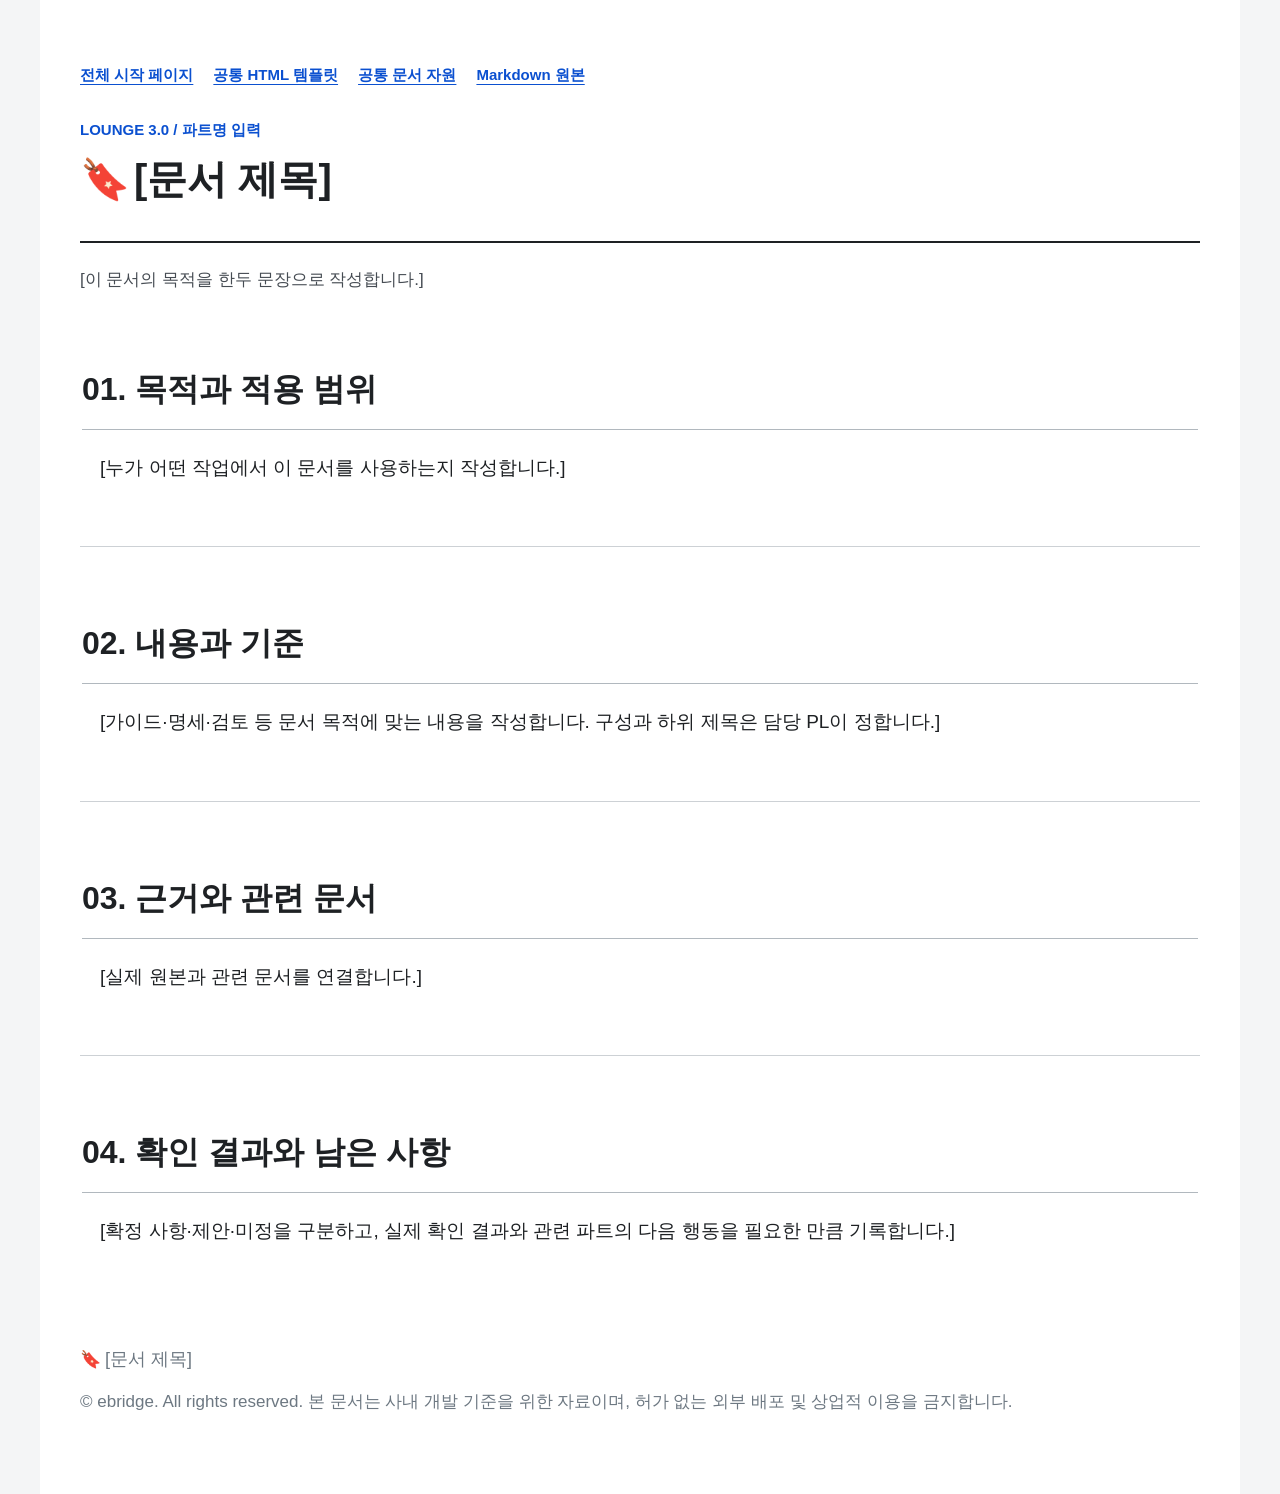
<file: templates/document.html>
<!doctype html>
<html lang="ko">
<head>
<meta charset="utf-8">
<meta name="viewport" content="width=device-width, initial-scale=1">
<meta name="color-scheme" content="light">
<title>[문서 제목] · 라운지 3.0</title>
<link rel="stylesheet" href="../assets/style/presentation-theme.css">
<link rel="stylesheet" href="../assets/style/part-colors.css">
<link rel="stylesheet" href="../assets/style/document.css">
</head>
<body>
<a class="skip" href="#content">본문으로 이동</a>
<nav class="doc-nav" aria-label="문서 탐색"><a href="../index.html">전체 시작 페이지</a><a href="index.html">공통 HTML 템플릿</a><a href="../project/assets.md">공통 문서 자원</a><a href="document.md">Markdown 원본</a></nav>
<header class="doc-header"><div class="type">LOUNGE 3.0 / 파트명 입력</div><h1>[문서 제목]</h1><p>[이 문서의 목적을 한두 문장으로 작성합니다.]</p></header>
<main id="content">
<section><h2>01. 목적과 적용 범위</h2>
<p>[누가 어떤 작업에서 이 문서를 사용하는지 작성합니다.]</p>
</section><hr>
<section><h2>02. 내용과 기준</h2>
<p>[가이드·명세·검토 등 문서 목적에 맞는 내용을 작성합니다. 구성과 하위 제목은 담당 PL이 정합니다.]</p>
</section><hr>
<section><h2>03. 근거와 관련 문서</h2>
<p>[실제 원본과 관련 문서를 연결합니다.]</p>
</section><hr>
<section><h2>04. 확인 결과와 남은 사항</h2>
<p>[확정 사항·제안·미정을 구분하고, 실제 확인 결과와 관련 파트의 다음 행동을 필요한 만큼 기록합니다.]</p>
</section>
</main>
<footer><p>[문서 제목]</p></footer>
<script src="../assets/js/common.js" defer></script>
</body>
</html>
</file>
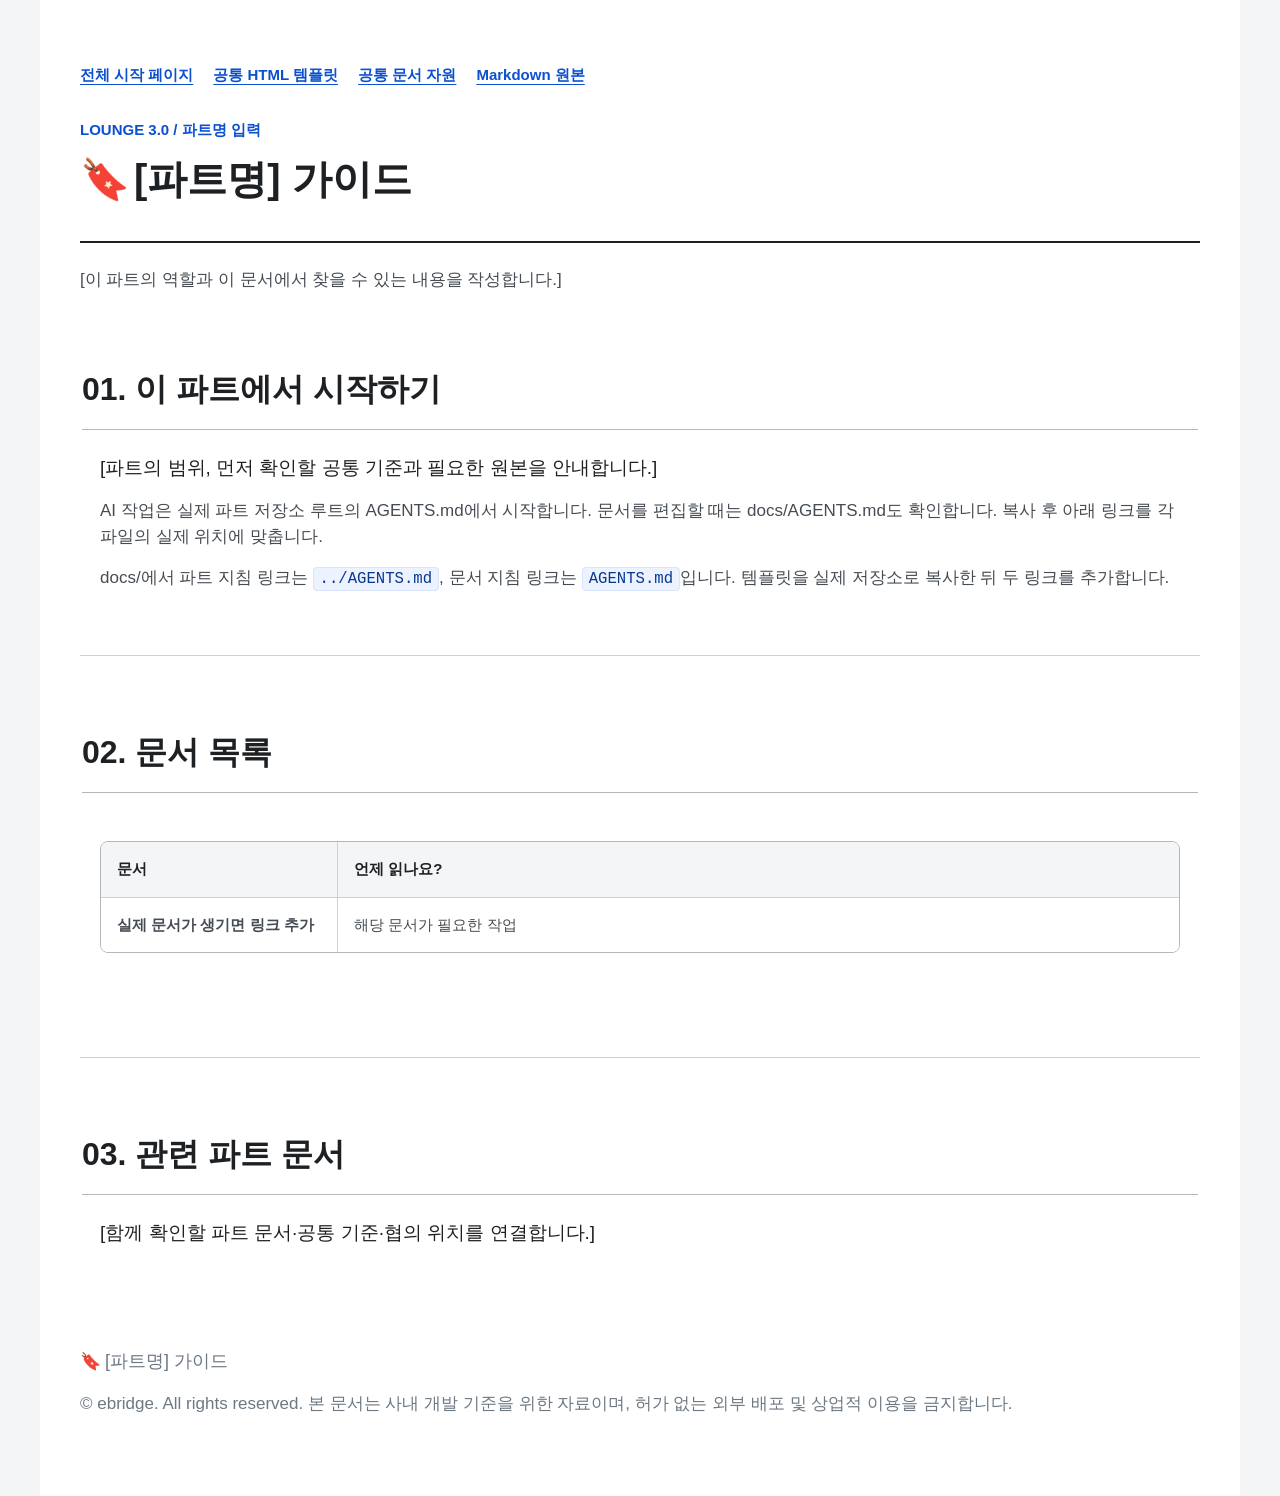
<file: templates/overview.html>
<!doctype html>
<html lang="ko">
<head>
<meta charset="utf-8">
<meta name="viewport" content="width=device-width, initial-scale=1">
<meta name="color-scheme" content="light">
<title>[파트명] 가이드 · 라운지 3.0</title>
<link rel="stylesheet" href="../assets/style/presentation-theme.css">
<link rel="stylesheet" href="../assets/style/part-colors.css">
<link rel="stylesheet" href="../assets/style/document.css">
</head>
<body>
<a class="skip" href="#content">본문으로 이동</a>
<nav class="doc-nav" aria-label="문서 탐색"><a href="../index.html">전체 시작 페이지</a><a href="index.html">공통 HTML 템플릿</a><a href="../project/assets.md">공통 문서 자원</a><a href="overview.md">Markdown 원본</a></nav>
<header class="doc-header"><div class="type">LOUNGE 3.0 / 파트명 입력</div><h1>[파트명] 가이드</h1><p>[이 파트의 역할과 이 문서에서 찾을 수 있는 내용을 작성합니다.]</p></header>
<main id="content">
<section><h2>01. 이 파트에서 시작하기</h2>
<p>[파트의 범위, 먼저 확인할 공통 기준과 필요한 원본을 안내합니다.]</p>
<p>AI 작업은 실제 파트 저장소 루트의 AGENTS.md에서 시작합니다. 문서를 편집할 때는 docs/AGENTS.md도 확인합니다. 복사 후 아래 링크를 각 파일의 실제 위치에 맞춥니다.</p>
<p>docs/에서 파트 지침 링크는 <code>../AGENTS.md</code>, 문서 지침 링크는 <code>AGENTS.md</code>입니다. 템플릿을 실제 저장소로 복사한 뒤 두 링크를 추가합니다.</p></section><hr>
<section><h2>02. 문서 목록</h2>
<div class="table-wrap"><table><thead><tr><th scope="col">문서</th><th scope="col">언제 읽나요?</th></tr></thead><tbody>
<tr><td>실제 문서가 생기면 링크 추가</td><td>해당 문서가 필요한 작업</td></tr>
</tbody></table></div>
</section><hr>
<section><h2>03. 관련 파트 문서</h2>
<p>[함께 확인할 파트 문서·공통 기준·협의 위치를 연결합니다.]</p>
</section>
</main>
<footer><p>[파트명] 가이드</p></footer>
<script src="../assets/js/common.js" defer></script>
</body>
</html>
</file>
<file: assets/style/presentation-theme.css>
/*
 * KRDS-inspired reusable Markdown presentation theme
 * Reference: Korea Republic Design System (KRDS)
 * Usage: <link rel="stylesheet" href="presentation-theme.css">
 */

:root {
  --krds-primary-5: #ecf2fe;
  --krds-primary-10: #d8e5fd;
  --krds-primary-20: #b1cefb;
  --krds-primary-50: #256ef4;
  --krds-primary-60: #0b50d0;
  --krds-primary-70: #083891;
  --krds-secondary-50: #346fb2;
  --krds-gray-0: #ffffff;
  --krds-gray-5: #f4f5f6;
  --krds-gray-10: #e6e8ea;
  --krds-gray-20: #cdd1d5;
  --krds-gray-30: #b1b8be;
  --krds-gray-50: #6d7882;
  --krds-gray-60: #58616a;
  --krds-gray-70: #464c53;
  --krds-gray-90: #1e2124;
  --krds-information-5: #e7f4fe;
  --krds-information-50: #0b78cb;
  --krds-success-5: #eaf6ec;
  --krds-success-50: #228738;
  --krds-point-5: #fbeff0;
  --krds-point-50: #d63d4a;
  --runtime-legend-text: #4b5563;
  --runtime-legend-bg: #f8fafc;
  --runtime-legend-border: #dfe5ec;
  --runtime-native-text: #164b86;
  --runtime-native-bg: #eaf3ff;
  --runtime-native-border: #a9c9ef;
  --runtime-native-header-bg: #dcecff;
  --runtime-native-cell-bg: rgba(234, 243, 255, 0.58);
  --runtime-webview-text: #116149;
  --runtime-webview-bg: #e9f8f1;
  --runtime-webview-border: #a9dbc8;
  --runtime-webview-header-bg: #daf2e7;
  --runtime-webview-cell-bg: rgba(233, 248, 241, 0.62);
  --runtime-system-text: #7a4a08;
  --runtime-system-bg: #fff6df;
  --runtime-system-border: #e9c977;
  --krds-radius: 8px;
  --krds-content-width: 1200px;
}

* {
  box-sizing: border-box;
}

html {
  container-type: inline-size;
  container-name: layout;
  background: var(--krds-gray-5);
  scroll-behavior: smooth;
}

body {
  max-width: var(--krds-content-width);
  margin: 0 auto;
  padding: 64px 40px 80px;
  color: var(--krds-gray-90);
  background: var(--krds-gray-0);
  font-family:
    "Pretendard GOV",
    "Pretendard",
    -apple-system,
    BlinkMacSystemFont,
    "Apple SD Gothic Neo",
    "Noto Sans KR",
    "Segoe UI",
    sans-serif;
  font-size: 17px;
  font-weight: 400;
  line-height: 1.5;
  letter-spacing: 0;
  word-break: keep-all;
  overflow-wrap: break-word;
}

h1,
h2,
h3,
.h3,
h4,
h5 {
  color: var(--krds-gray-90);
  font-weight: 700;
  line-height: 1.5;
  letter-spacing: 0;
}

h1 {
  margin: 0 0 72px;
  padding: 0 0 32px;
  border-bottom: 2px solid var(--krds-gray-90);
  font-size: 40px;
}

.type {
  display: block;
  margin-bottom: 8px;
  color: var(--krds-primary-60);
  font-size: 15px;
  font-weight: 700;
}

h2 {
  margin: 72px 0 24px;
  padding: 0 0 16px;
  border-bottom: 1px solid var(--krds-gray-30);
  font-size: 32px;
}

h2.bx {
  padding: 20px 24px;
  background: var(--krds-gray-5);
  border: 1px solid var(--krds-gray-30);
  border-left: 6px solid var(--krds-gray-60);
  border-radius: var(--krds-radius);
}

h2.bx-active {
  padding: 20px 24px;
  color: var(--krds-primary-70);
  background: var(--krds-primary-5);
  border: 1px solid var(--krds-primary-20);
  border-left: 6px solid var(--krds-primary-50);
  border-radius: var(--krds-radius);
}

h3,
.h3 {
  margin: 48px 0 16px;
  font-size: 24px;
}

h4 {
  margin: 32px 0 12px;
  font-size: 19px;
}

p {
  margin: 0 0 16px;
  color: var(--krds-gray-70);
}

blockquote {
  margin: 24px 0 40px;
  padding: 16px 24px;
  color: var(--krds-point-50);
  background: var(--krds-point-5);
  border: 0;
  border-left: 4px solid var(--krds-point-50);
  border-radius: var(--krds-radius);
}

blockquote p {
  margin: 0;
  color: inherit;
  font-weight: 700;
}

h2 + p,
h3 + p,
.h3 + p {
  color: var(--krds-gray-90);
  font-size: 19px;
}

hr {
  height: 1px;
  margin: 64px 0;
  background: var(--krds-gray-20);
  border: 0;
}

ul,
ol {
  margin: 16px 0 24px;
  padding-left: 40px;
}

li {
  margin: 8px 0;
  padding-left: 4px;
  color: var(--krds-gray-70);
}

li::marker {
  color: var(--krds-gray-60);
}

a {
  color: var(--krds-primary-60);
  font-weight: 700;
  text-decoration: underline;
  text-decoration-thickness: 1px;
  text-underline-offset: 4px;
}

a:hover {
  color: var(--krds-primary-70);
  text-decoration-thickness: 2px;
}

a:focus-visible {
  border-radius: 4px;
  outline: 0;
  box-shadow: 0 0 0 4px var(--krds-primary-50);
}

table {
  width: 100%;
  margin: 24px 0 40px;
  overflow: hidden;
  border: 1px solid var(--krds-gray-30);
  border-collapse: separate;
  border-spacing: 0;
  border-radius: var(--krds-radius);
  font-size: 15px;
}

thead {
  background: var(--krds-gray-5);
}

th,
td {
  padding: 16px;
  border: 0;
  border-right: 1px solid var(--krds-gray-20);
  border-bottom: 1px solid var(--krds-gray-20);
  text-align: left;
  vertical-align: middle;
}

th {
  color: var(--krds-gray-90);
  font-weight: 700;
}

td {
  color: var(--krds-gray-70);
  background: var(--krds-gray-0);
}

tr > :last-child {
  border-right: 0;
}

tbody tr:last-child td {
  border-bottom: 0;
}

tbody tr:hover td {
  background: var(--krds-primary-5) !important;
}

td:first-child,
th:first-child {
  width: 22%;
  font-weight: 700;
}

pre {
  margin: 24px 0 18px;
  padding: 24px;
  overflow-x: auto;
  color: #f4f7fb;
  background: #1e2124 !important;
  border: 1px solid #464c53;
  border-radius: var(--krds-radius);
  box-shadow: none;
}

pre code,
pre code > div {
  color: #f4f7fb !important;
  background: transparent !important;
  font-family: "D2Coding", "Cascadia Code", Consolas, monospace;
  font-size: 15px;
  line-height: 1.6;
}

:not(pre) > code {
  padding: 2px 6px;
  color: var(--krds-primary-70) !important;
  background: var(--krds-primary-5);
  border: 1px solid var(--krds-primary-10);
  border-radius: 4px;
  font-family: "D2Coding", "Cascadia Code", Consolas, monospace;
  font-size: 0.92em;
}
code.badge-tbd {
  background: #dff7e7;
  border: 1px solid #52c56b;
  color: #0e4c1b !important;
}

pre .hljs-keyword,
pre .hljs-selector-tag,
pre .hljs-literal,
pre .hljs-title {
  color: #86aff9 !important;
}

pre .hljs-string,
pre .hljs-attr,
pre .hljs-template-variable {
  color: #9ed9aa !important;
}

pre .hljs-number,
pre .hljs-built_in,
pre .hljs-type {
  color: #ffd37a !important;
}

pre .hljs-comment,
pre .hljs-quote {
  color: #38d408 !important;
}

pre .hljs-variable,
pre .hljs-params,
pre .hljs-property {
  color: #e9aeb4 !important;
}

@media (max-width: 767px) {
  html {
    background: var(--krds-gray-0);
  }

  body {
    padding: 40px 16px 64px;
    font-size: 17px;
  }

  h1 {
    margin-bottom: 56px;
    font-size: 28px;
  }

  h2 {
    margin-top: 56px;
    font-size: 24px;
  }

  h2[id="1-as-is"],
  h2[id="2-to-be"] {
    padding: 16px;
  }

  h3,
  .h3 {
    margin-top: 40px;
    font-size: 22px;
  }

  table {
    display: block;
    overflow-x: auto;
  }

  th,
  td {
    min-width: 160px;
    padding: 12px;
  }

  pre {
    padding: 16px;
  }
}

@media (prefers-reduced-motion: reduce) {
  html {
    scroll-behavior: auto;
  }

  *,
  *::before,
  *::after {
    scroll-behavior: auto !important;
    transition-duration: 0.01ms !important;
    animation-duration: 0.01ms !important;
    animation-iteration-count: 1 !important;
  }
}

@media print {
  @page {
    size: A4;
    margin: 14mm;
  }

  html,
  body {
    background: #fff;
  }

  body {
    max-width: none;
    margin: 0;
    padding: 0;
    font-size: 10.5pt;
  }

  h1,
  h2,
  h3,
  .h3,
  table,
  pre {
    break-inside: avoid;
  }

  h2[id="1-as-is"],
  h2[id="2-to-be"],
  pre,
  thead {
    print-color-adjust: exact;
    -webkit-print-color-adjust: exact;
  }
}

section {
  padding: 0 20px;
}

section h2 {
  margin-left: -18px;
  margin-right: -18px;
}

pre:has([data-language]:not([data-language="text"])) {
  padding-top: 48px;
}
[data-language]:not([data-language="text"])::before {
  position: absolute;
  right: 20px;
  top: 12px;
  content: "📄" attr(data-language);
  color: rgb(207, 255, 95);
}

.runtime-legend {
  display: flex;
  flex-wrap: wrap;
  gap: 10px 18px;
  align-items: center;
  margin: 18px 0;
  padding: 14px 16px;
  background: var(--runtime-legend-bg);
  border: 1px solid var(--runtime-legend-border);
  border-radius: 10px;
}

.runtime-legend-item {
  display: inline-flex;
  gap: 8px;
  align-items: center;
  color: var(--runtime-legend-text);
  font-size: 14px;
}

.runtime-badge {
  display: inline-flex;
  align-items: center;
  min-height: 26px;
  padding: 3px 10px;
  border: 1px solid;
  border-radius: 999px;
  font-size: 13px;
  font-weight: 800;
  line-height: 1.2;
  white-space: nowrap;
}

.runtime-native {
  color: var(--runtime-native-text);
  background: var(--runtime-native-bg);
  border-color: var(--runtime-native-border);
}

.runtime-webview {
  color: var(--runtime-webview-text);
  background: var(--runtime-webview-bg);
  border-color: var(--runtime-webview-border);
}

.runtime-system {
  color: var(--runtime-system-text);
  background: var(--runtime-system-bg);
  border-color: var(--runtime-system-border);
}

.runtime-role-table .runtime-scope {
  min-width: 176px;
  line-height: 2.2;
}

.runtime-matrix th.runtime-native-column {
  color: var(--runtime-native-text);
  background: var(--runtime-native-header-bg);
}

.runtime-matrix th.runtime-webview-column {
  color: var(--runtime-webview-text);
  background: var(--runtime-webview-header-bg);
}

.runtime-matrix td.runtime-native-column {
  background: var(--runtime-native-cell-bg);
  border-left-color: var(--runtime-native-border);
}

.runtime-matrix td.runtime-webview-column {
  background: var(--runtime-webview-cell-bg);
  border-left-color: var(--runtime-webview-border);
}

@media (max-width: 720px) {
  .runtime-legend {
    align-items: flex-start;
    flex-direction: column;
  }

  .runtime-role-table .runtime-scope {
    min-width: 150px;
  }
}

@media print {
  .runtime-native,
  .runtime-matrix th.runtime-native-column,
  .runtime-matrix td.runtime-native-column {
    print-color-adjust: exact;
    -webkit-print-color-adjust: exact;
  }

  .runtime-webview,
  .runtime-matrix th.runtime-webview-column,
  .runtime-matrix td.runtime-webview-column {
    print-color-adjust: exact;
    -webkit-print-color-adjust: exact;
  }
}

.diagram-frame {
  margin: 32px 0 40px;
  padding: 24px;
  overflow-x: auto;
  background: var(--krds-gray-0);
  border: 1px solid var(--krds-primary-20);
  border-radius: var(--krds-radius);
}

.diagram-frame .mermaid {
  min-width: 680px;
  color: var(--krds-gray-90);
  text-align: center;
  white-space: pre;
}

.diagram-frame svg {
  display: block;
  max-width: 100%;
  height: auto;
  margin: 0 auto;
}

.diagram-frame figcaption {
  margin-top: 16px;
  color: var(--krds-gray-60);
  font-size: 15px;
  text-align: center;
}

@media (max-width: 720px) {
  .diagram-frame {
    padding: 16px;
  }
}

@media print {
  .diagram-frame {
    overflow: visible;
    break-inside: avoid;
  }

  .diagram-frame .mermaid {
    min-width: 0;
  }
}

h1,
h2,
h3,
.h3 {
  code {
    font-size: 0.92rem;
    vertical-align: 3px;
  }
}

.section-quick-menu {
  transition: opacity 0.2s;
  opacity: 0.5;
  position: fixed;
  z-index: 100;
  top: 50%;
  right: 24px;
  width: min(260px, calc(100vw - 48px));
  max-height: calc(100vh - 48px);
  padding: 12px 6px;
  overflow-y: auto;
  background: var(--krds-gray-0, #fff);
  border: 1px solid #d6d6d6;
  border-radius: var(--krds-radius, 8px);
  box-shadow: 0 8px 12px rgb(0 0 0 / 12%);
  transform: translateY(-50%);

  &:hover {
    opacity: 1;
  }
}

.section-quick-menu__list {
  display: grid;
  margin: 0;
  padding: 0;
  gap: 4px;
  list-style: none;
  counter-reset: my-counter;

  li {
    position: relative;
    margin: 0;

    a {
      display: flex;
      line-height: 1.5;

      &::before {
        counter-increment: my-counter; /* 카운터 값을 1씩 증가 */
        content: counter(my-counter) "."; /* 숫자 뒤에 점(.)이나 원하는 문자 추가 */
        min-width: 24px;
      }
    }
  }
}

.section-quick-menu__link {
  margin-right: 4px;
  padding: 6px 10px 8px;
  overflow: hidden;
  color: #6d6d6d;
  border-radius: 6px;
  font-size: 13px;
  font-weight: 500;
  line-height: 1.4;
  text-decoration: none;
  transition:
    color 160ms ease,
    background-color 160ms ease,
    box-shadow 160ms ease;
  word-break: keep-all;
}

.section-quick-menu__link:hover {
  color: var(--krds-primary-70, #16408d);
  background: var(--krds-primary-5, #eef4ff);
}

.section-quick-menu__link.is-active,
.section-quick-menu__link[aria-current="location"] {
  color: var(--krds-primary-70, #16408d);
  background: var(--krds-primary-5, #eef4ff);
  border: 1px solid var(--krds-primary-20);
  border-left: 4px solid var(--krds-primary-50);
  font-weight: 700;
}

.section-quick-menu__link:focus-visible {
  outline: 0;
  box-shadow: 0 0 0 2px var(--krds-primary-60, #246beb);
}

.section-quick-menu__target {
  scroll-margin-top: var(--section-menu-scroll-offset, 32px);
}

@container layout (max-width: 1500px) {
  .section-quick-menu {
    display: none;
  }
}

h1,
footer {
  &::before,
  & > p:first-child {
    content: "🔖";
    display: inline-block;
    margin-right: 4px;
  }
}
footer {
  margin-top: 100px;
  color: var(--krds-gray-50);

  &::after {
    content: "© ebridge. All rights reserved. 본 문서는 사내 개발 기준을 위한 자료이며, 허가 없는 외부 배포 및 상업적 이용을 금지합니다.";
    display: block;
  }

  & > p:first-child {
    color: var(--krds-gray-50);
    font-size: 18px;
    font-weight: 500;
  }
}
</file>
<file: assets/style/part-colors.css>
/* 파트별 공통 색상 원본. 문서·가이드에서 재사용한다. */
:root {
  --part-planning-main: #db2777;
  --part-planning-bg: #ffedf5;
  --part-planning-border: #efc5d8;
  --part-planning-text: #9d2057;
  --part-design-main: #16a34a;
  --part-design-bg: #eaf7ef;
  --part-design-border: #bfe1cb;
  --part-design-text: #216b3b;
  --part-frontend-main: #2563eb;
  --part-frontend-bg: #eaf2ff;
  --part-frontend-border: #c3d6f4;
  --part-frontend-text: #2452a1;
  --part-backend-main: #eab308;
  --part-backend-bg: #fff7d9;
  --part-backend-border: #e9d996;
  --part-backend-text: #80620b;
}
[data-part="planning"] {
  --part-main: var(--part-planning-main);
  --part-bg: var(--part-planning-bg);
  --part-border: var(--part-planning-border);
  --part-text: var(--part-planning-text);
}
[data-part="design"] {
  --part-main: var(--part-design-main);
  --part-bg: var(--part-design-bg);
  --part-border: var(--part-design-border);
  --part-text: var(--part-design-text);
}
[data-part="frontend"] {
  --part-main: var(--part-frontend-main);
  --part-bg: var(--part-frontend-bg);
  --part-border: var(--part-frontend-border);
  --part-text: var(--part-frontend-text);
}
[data-part="backend"] {
  --part-main: var(--part-backend-main);
  --part-bg: var(--part-backend-bg);
  --part-border: var(--part-backend-border);
  --part-text: var(--part-backend-text);
}
</file>
<file: assets/style/project-guide.css>
/* 프로젝트 공통 가이드 전용 구성. 공통 문서 테마 다음에 적용한다. */
.skip { position: fixed; top: -80px; left: 16px; z-index: 200; padding: 12px; background: var(--krds-gray-0); }
.skip:focus { top: 12px; }
.guide-lead { font-size: 20px; }
.meta, .hero-links, .card-links { display: flex; flex-wrap: wrap; gap: 12px; }
.meta { margin: 24px 0; }
.badge { padding: 4px 12px; border: 1px solid var(--krds-gray-20); border-radius: var(--krds-radius); font-size: 13px; }
.badge.blue { color: var(--krds-primary-60); background: var(--krds-primary-5); border-color: var(--krds-primary-20); }
.button { padding: 10px 18px; border: 1px solid var(--krds-gray-20); border-radius: var(--krds-radius); text-decoration: none; font-size: 15px; }
.button.primary { color: var(--krds-gray-0); background: var(--krds-primary-60); border-color: var(--krds-primary-60); }
.flow { display: grid; grid-template-columns: repeat(4, minmax(0, 1fr)); list-style: none; padding: 0; margin: 24px 0; border: 1px solid var(--krds-gray-20); border-radius: var(--krds-radius); overflow: hidden; }
.flow li { margin: 0; padding: 20px; border-right: 1px solid var(--krds-gray-20); }
.flow li:last-child { border-right: 0; }
.step-number { display: block; margin-bottom: 10px; color: var(--krds-primary-60); font-size: 13px; font-weight: 700; }
.flow strong { display: block; color: var(--krds-gray-90); }
.flow p { margin: 10px 0 0; font-size: 15px; }
.note { padding: 20px 24px; background: var(--krds-primary-5); border-left: 4px solid var(--krds-primary-50); border-radius: var(--krds-radius); }
.cards { display: grid; grid-template-columns: repeat(2, minmax(0, 1fr)); gap: 20px; }
.card { padding: 24px; border: 1px solid var(--krds-gray-20); border-radius: var(--krds-radius); }
.card .label { color: var(--krds-primary-60); font-size: 13px; font-weight: 700; }
.card h3 { margin-top: 12px; }
.card p { font-size: 17px; }
.card ul { padding-left: 24px; font-size: 16px; }
.card-links { padding-top: 16px; border-top: 1px solid var(--krds-gray-20); font-size: 15px; }
.table-wrap { overflow-x: auto; }
.after-table { margin-top: 16px; }
.request-bar { display: flex; flex-wrap: wrap; justify-content: space-between; align-items: center; gap: 12px; }
.request pre { white-space: pre-wrap; overflow-wrap: anywhere; }
button { padding: 8px 14px; border: 1px solid var(--krds-primary-20); border-radius: var(--krds-radius); color: var(--krds-primary-60); background: var(--krds-primary-5); font: inherit; font-size: 15px; cursor: pointer; }
button:focus-visible, summary:focus-visible { outline: 3px solid var(--krds-primary-50); outline-offset: 3px; }
#copy-status { min-height: 24px; font-size: 15px; }
details { margin-top: 16px; padding: 20px; border: 1px solid var(--krds-gray-20); border-radius: var(--krds-radius); }
summary { font-size: 18px; font-weight: 700; cursor: pointer; }
details p { margin: 16px 0 0; }
footer span { display: block; margin-bottom: 8px; }
@media (max-width: 900px) {
  .flow { grid-template-columns: repeat(2, minmax(0, 1fr)); }
  .flow li:nth-child(2) { border-right: 0; }
  .flow li:nth-child(-n+2) { border-bottom: 1px solid var(--krds-gray-20); }
}
@media (max-width: 700px) {
  .cards { grid-template-columns: 1fr; }
  .card { padding: 20px; }
  .flow li { padding: 16px; }
  .note { padding: 16px; }
}
@media print {
  .skip, .hero-links, #copy-button { display: none; }
  .card, .flow { break-inside: avoid; }
}

/* 파트 구분은 part-colors.css의 공통 변수만 사용한다. */
.card[data-part] { background: var(--part-bg); border-color: var(--part-border); }
.card[data-part] .label, .card[data-part] h3, .card[data-part] a { color: var(--part-text); }
.card[data-part] .card-links { border-color: var(--part-border); }
.card[data-part] .label::before { content: ""; display: inline-block; width: 8px; height: 8px; margin-right: 8px; border-radius: 50%; background: var(--part-main); }
.part-legend { display: flex; flex-wrap: wrap; gap: 10px 14px; padding: 0; margin: 16px 0; list-style: none; }
.part-legend li { display: flex; align-items: center; gap: 8px; margin: 0; padding: 7px 13px; color: var(--part-text); background: var(--part-bg); border: 1px solid var(--part-border); border-radius: var(--krds-radius); font-size: 15px; font-weight: 700; }
.part-dot { flex: none; width: 10px; height: 10px; border-radius: 50%; background: var(--part-main); }

/* 요청 예시에서 사용자가 채워야 하는 부분 안내 */
.fill-in-hint {
  padding: 2px 6px;
  color: var(--krds-primary-70);
  background: var(--krds-primary-5);
  border-radius: 4px;
  font-weight: 700;
  -webkit-box-decoration-break: clone;
  box-decoration-break: clone;
}

/* 공통·파트·개인 하네스 관계도 미리보기 */
.harness-preview { margin: 28px 0; text-align: center; }
.harness-preview img { display: block; width: 100%; max-width: 640px; height: auto; margin: 0 auto; border: 1px solid var(--krds-gray-20); border-radius: var(--krds-radius); }
.harness-preview figcaption { margin-top: 12px; font-size: 15px; }

/* 문서 작성 안내: 네 가지 시작점을 같은 카드 안에 정리한다. */
#authoring .authoring-intro { margin: 0 0 28px; padding: 0; font-size: 18px; line-height: 1.75; color: #475569; }
.authoring-grid { display: grid; grid-template-columns: repeat(2, minmax(0, 1fr)); gap: 18px; }
.authoring-card { display: flex; flex-direction: column; min-width: 0; padding: 28px; border: 1px solid #dce3ed; border-radius: 16px; background: #fff; }
.authoring-category { display: flex; align-items: center; gap: 10px; color: #64748b; font-size: 13px; font-weight: 700; letter-spacing: .02em; }
.authoring-category > span { display: inline-flex; align-items: center; justify-content: center; width: 28px; height: 28px; border-radius: 8px; background: #eff4fc; color: #2452a1; font-size: 12px; letter-spacing: 0; }
#authoring .authoring-card h3 { margin: 18px 0 12px; font-size: 22px; line-height: 1.4; letter-spacing: -.03em; }
#authoring .authoring-card > p { margin: 0 0 24px; color: #475569; font-size: 16px; line-height: 1.8; }
.authoring-actions { display: flex; flex-wrap: wrap; align-items: center; gap: 12px 20px; margin-top: auto; padding-top: 20px; border-top: 1px solid #edf0f5; }
#authoring .authoring-actions a { display: inline-flex; align-items: center; gap: 14px; font-size: 14px; font-weight: 700; line-height: 1.5; text-decoration: none; }
#authoring .authoring-primary { padding: 9px 13px; border-radius: 8px; background: #eff4fc; color: #2452a1; }
#authoring .authoring-secondary { padding: 9px 0; color: #64748b; }
#authoring .authoring-actions a:hover { color: #123a7c; text-decoration: underline; text-underline-offset: 4px; }
#authoring .authoring-actions a:focus-visible { outline: 3px solid #2563eb; outline-offset: 4px; }
.authoring-owner { display: flex; align-items: flex-start; gap: 20px; margin-top: 22px; padding: 22px 24px; border: 1px solid #e5e9ef; border-radius: 12px; background: #f8fafc; }
.authoring-owner-label { flex-shrink: 0; margin-top: 2px; font-size: 13px; font-weight: 700; line-height: 1.7; color: #334155; }
#authoring .authoring-owner p { margin: 0; color: #475569; font-size: 15px; line-height: 1.8; }
#authoring .authoring-owner p + p { margin-top: 6px; color: #64748b; font-size: 14px; }
@media (max-width: 700px) {
  .authoring-grid { grid-template-columns: 1fr; gap: 14px; }
  .authoring-card { padding: 22px; }
  #authoring .authoring-intro { font-size: 16px; margin-bottom: 22px; }
  #authoring .authoring-card h3 { font-size: 21px; }
  .authoring-owner { flex-direction: column; gap: 8px; padding: 20px; }
}
@media print { .authoring-card, .authoring-owner { break-inside: avoid; } }
</file>
<file: assets/style/document.css>
/* 파트 입구·문서 공통 레이아웃. 기반 테마와 파트 색상 뒤에 연결한다. */
.skip { position: fixed; top: -100px; left: 16px; z-index: 200; padding: 12px; background: var(--krds-gray-0); }
.skip:focus { top: 12px; }
.doc-nav { display: flex; flex-wrap: wrap; gap: 12px 20px; }
.doc-nav { margin-bottom: 32px; font-size: 15px; }
.doc-header h1 { margin-bottom: 24px; }
.doc-header .type { color: var(--part-text, var(--krds-primary-60)); }
.doc-note { padding: 20px; border-left: 4px solid var(--part-main, var(--krds-primary-50)); border-radius: var(--krds-radius); background: var(--part-bg, var(--krds-primary-5)); }
.doc-grid { display: grid; grid-template-columns: repeat(2, minmax(0, 1fr)); gap: 20px; }
.doc-card { padding: 24px; border: 1px solid var(--part-border, var(--krds-gray-20)); border-radius: var(--krds-radius); }
.doc-card h3 { margin-top: 0; }
.doc-card p:last-child { margin-bottom: 0; }
.table-wrap { overflow-x: auto; }
img { max-width: 100%; height: auto; }
pre { position: relative; }
@media (max-width: 700px) { .doc-grid { grid-template-columns: 1fr; } .doc-card { padding: 18px; } section { padding: 0; } section h2 { margin-left: 0; margin-right: 0; } }
@media print { .skip, .doc-nav, .section-quick-menu { display: none; } .doc-card { break-inside: avoid; } }
</file>
<file: assets/style/briefing-presentation.css>
/* Public entry point for the briefing presentation styles. */
@layer foundation, components, sections;

@import url("./briefing-presentation.foundation.css") layer(foundation);
@import url("./briefing-presentation.components.css") layer(components);
@import url("./briefing-presentation.sections.css") layer(sections);
</file>
<file: presentation.css>
/* 공통 기준 브리핑의 문서 구조 장면. 카드 표면과 역할 색상은 공통 자원을 사용한다. */
.structure-grid { display: grid; grid-template-columns: repeat(2, minmax(0, 1fr)); gap: 20px; }
.structure-grid > .flow-card { min-inline-size: 0; padding: 24px; }
.structure-tree { margin: 20px 0 0; overflow-x: auto; font-family: var(--font-mono); font-size: clamp(14px, 1.05vw, 18px); line-height: 1.8; color: var(--color-text-muted); tab-size: 2; }
.structure-tree code { font: inherit; }
@media (max-width: 900px) { .structure-grid { grid-template-columns: 1fr; } .structure-tree { font-size: 15px; } }
@media (max-width: 700px) { .structure-grid > .flow-card { padding: 16px; } .structure-tree { font-size: 13px; } }
@media print { .structure-tree { color: #333; font-size: 9pt; white-space: pre-wrap; overflow-wrap: anywhere; } }

/* 사람·AI 협업 흐름도. 역할·조건 분기·재검증 경로는 SVG에서 표시한다. */
.collaboration-diagram { margin: 34px 0 0; }
.collaboration-diagram h3, .workflow-skills-title { margin: 0 0 20px; font-size: 25px; line-height: 1.45; }
.collaboration-svg-frame { overflow-x: auto; border: 1px solid var(--color-border); border-radius: var(--radius-panel); background: #0b0d14; }
.collaboration-svg-frame img { display: block; width: 100%; min-width: 860px; max-width: 1200px; height: auto; margin: 0 auto; }
.collaboration-svg-frame:focus-visible { outline: 2px solid var(--color-cyan); outline-offset: 4px; }
.collaboration-diagram figcaption { margin: 18px 0 30px; color: var(--color-text-muted); font-size: 17px; line-height: 1.65; }
@media print { .collaboration-svg-frame { overflow: visible; } .collaboration-svg-frame img { min-width: 0; width: 100%; } .collaboration-diagram figcaption { color: #333; } }
</file>
